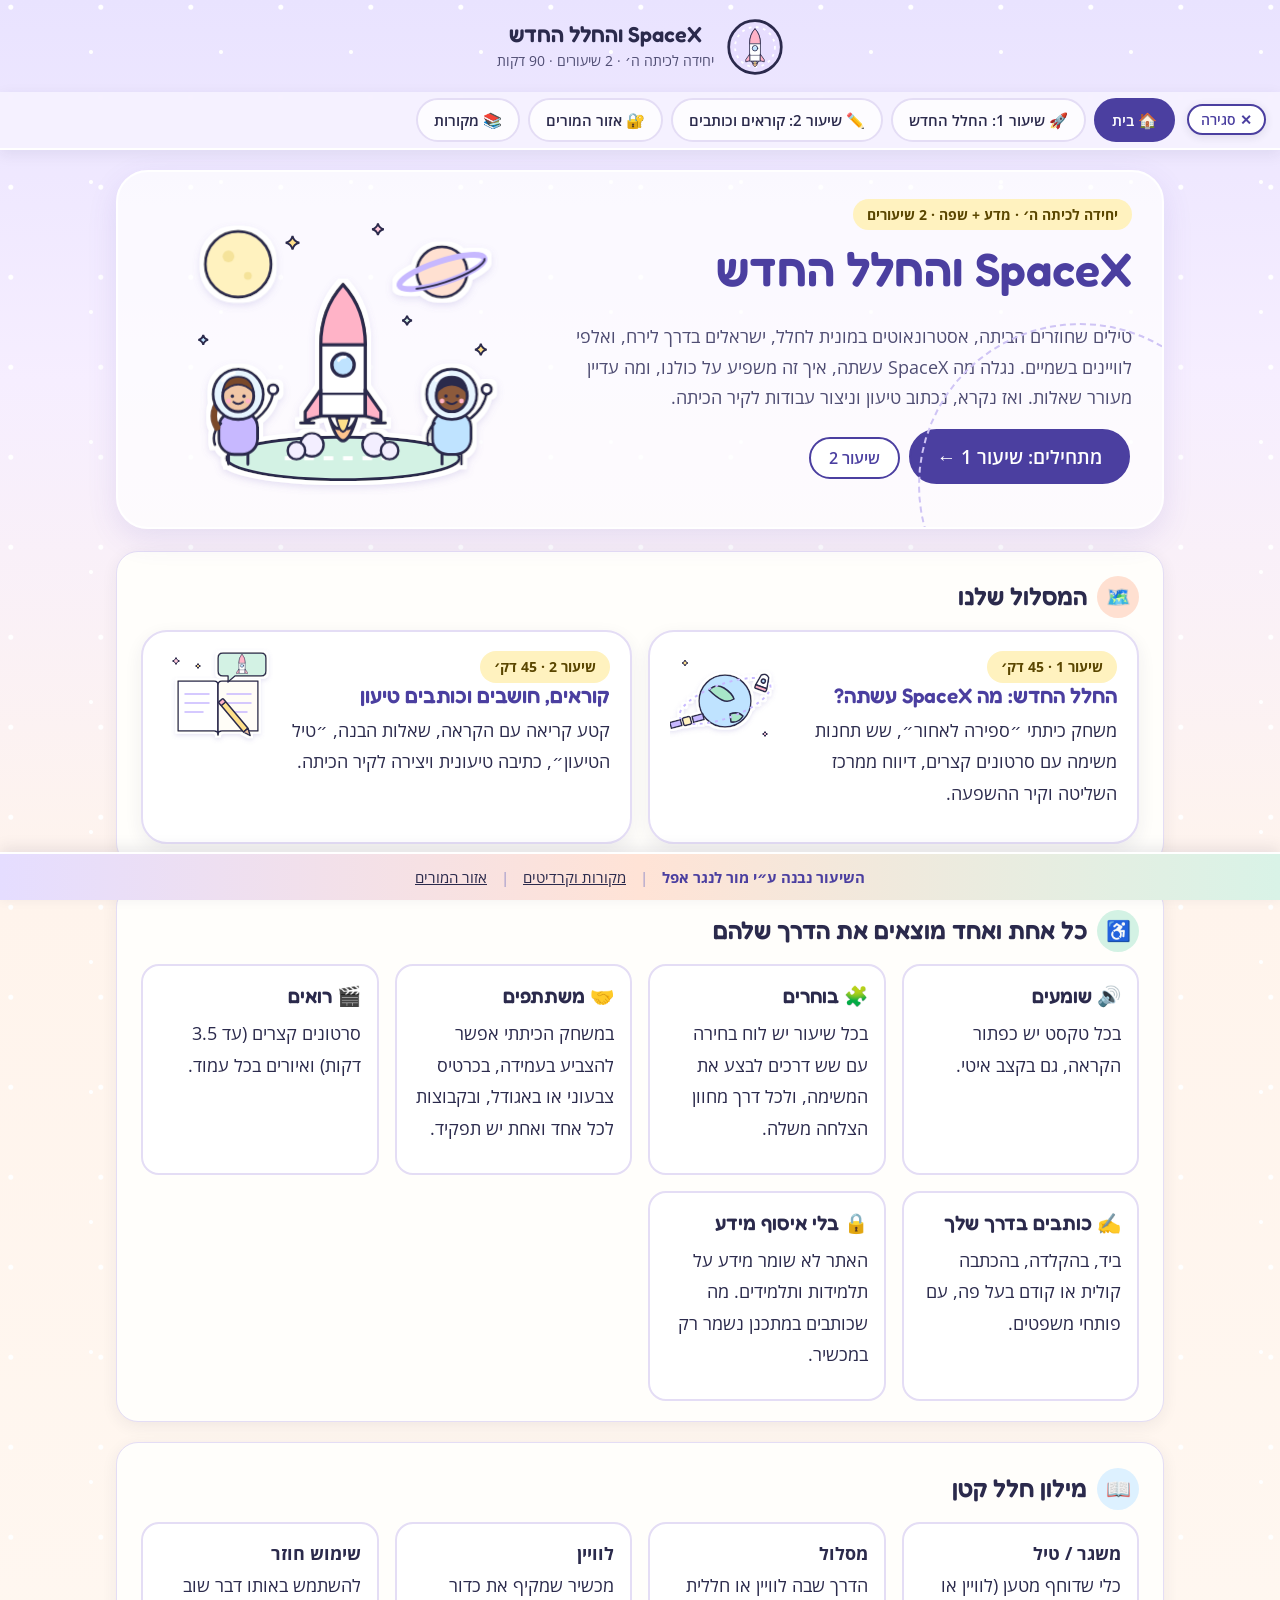
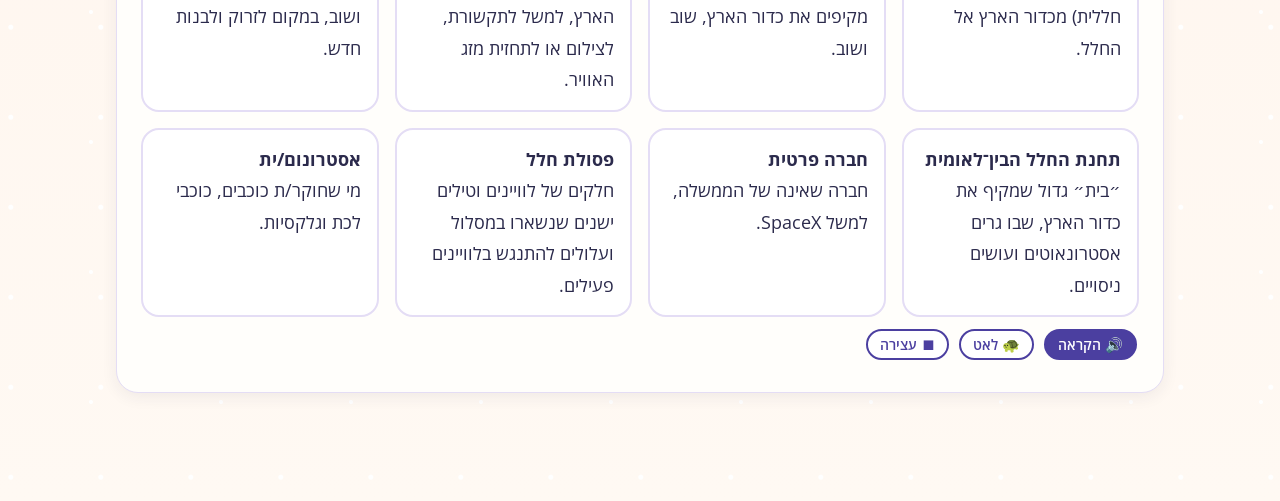
<file: index.html>
<!doctype html>
<html lang="he" dir="rtl"><head><meta charset="utf-8"><meta name="viewport" content="width=device-width,initial-scale=1">
<title>דף הבית · SpaceX והחלל החדש · כיתה ה׳</title><meta name="description" content="יחידה של שני שיעורים לכיתה ה׳ על SpaceX והשפעתה על החלל ועל האנושות: סרטונים קצרים, משחק כיתתי, קריאה, כתיבה טיעונית ויצירה.">
<link rel="preconnect" href="https://fonts.googleapis.com"><link rel="preconnect" href="https://fonts.gstatic.com" crossorigin>
<link href="https://fonts.googleapis.com/css2?family=Fredoka:wght@500;600;700&family=Open+Sans:wght@400;600;700&display=swap" rel="stylesheet">
<link rel="icon" href="assets/favicon.svg" type="image/svg+xml"><link rel="stylesheet" href="assets/style.css"></head>
<body><a class="skip" href="#main">דילוג לתוכן</a>
<header class="masthead"><a class="brand" href="index.html"><svg class="badge" viewBox="0 0 64 64" aria-hidden="true" focusable="false"><circle cx="32" cy="32" r="29" fill="#E7DEFF" stroke="#2B2A4C" stroke-width="3"/><circle cx="32" cy="32" r="22" fill="none" stroke="#fff" stroke-width="2" stroke-dasharray="3 5"/><g transform="translate(32 34) scale(0.3)" stroke="#2B2A4C" stroke-width="3" stroke-linejoin="round" stroke-linecap="round"><path d="M-12 46Q0 86 12 46Q6 60 0 52Q-6 60-12 46Z" fill="#FFC48F"/><path d="M-6 46Q0 70 6 46Z" fill="#FFE08A" stroke-width="2"/><path d="M-20 44V-20Q-20-52 0-74Q20-52 20-20V44Z" fill="#FFFFFF"/><path d="M-20-20Q-20-52 0-74Q20-52 20-20Z" fill="#FFB3C7"/><circle cx="0" cy="-2" r="10" fill="#BFE3FF"/><path d="M-4-6a6 6 0 0 1 6-3" fill="none" stroke="#fff" stroke-width="2.5"/><path d="M-20 20-34 40V48L-20 44ZM20 20 34 40V48L20 44Z" fill="#FFB3C7"/><path d="M-20 24h40" fill="none" stroke-width="2"/></g></svg><span><b>SpaceX והחלל החדש</b><small>יחידה לכיתה ה׳ · 2 שיעורים · 90 דקות</small></span></a></header>
<script>try{var nv=localStorage.getItem("kitaSpx5Nav");if(nv==="1"||(nv===null&&innerWidth>760))document.body.classList.add("nav-open");}catch(e){}</script>
<div class="navbar" id="navbar"><button id="nav-toggle" class="btn ghost sm" type="button" aria-expanded="false" aria-controls="nav-links">☰ תפריט</button>
<nav class="navwrap" id="nav-links" aria-label="ניווט ראשי"><div class="pillnav"><a href="index.html" aria-current=page>🏠 בית</a><a href="lesson-1.html">🚀 שיעור 1: החלל החדש</a><a href="lesson-2.html">✏️ שיעור 2: קוראים וכותבים</a><a href="teacher.html">🔐 אזור המורים</a><a href="credits.html">📚 מקורות</a></div></nav></div>
<main id="main">
<header class="hero"><div><span class="kicker">יחידה לכיתה ה׳ · מדע + שפה · 2 שיעורים</span><h1>SpaceX והחלל החדש</h1><p class="lead">טילים שחוזרים הביתה, אסטרונאוטים במונית לחלל, ישראלים בדרך לירח, ואלפי לוויינים בשמיים. נגלה מה SpaceX עשתה, איך זה משפיע על כולנו, ומה עדיין מעורר שאלות. ואז נקרא, נכתוב טיעון וניצור עבודות לקיר הכיתה.</p><p><a class="btn big" href="lesson-1.html">מתחילים: שיעור 1 ←</a> <a class="btn ghost" href="lesson-2.html">שיעור 2</a></p></div><svg class="art" viewBox="0 0 340 300" aria-hidden="true" focusable="false"><defs><filter id="sk-h" x="-15%" y="-15%" width="130%" height="130%"><feMorphology in="SourceAlpha" operator="dilate" radius="4" result="d"/><feFlood flood-color="#fff"/><feComposite in2="d" operator="in" result="w"/><feGaussianBlur in="d" stdDeviation="4" result="b"/><feFlood flood-color="#7B6FC4" flood-opacity=".18"/><feComposite in2="b" operator="in" result="s"/><feOffset in="s" dy="3" result="s2"/><feMerge><feMergeNode in="s2"/><feMergeNode in="w"/><feMergeNode in="SourceGraphic"/></feMerge></filter></defs><g filter="url(#sk-h)"><circle cx="62" cy="62" r="34" fill="#FFF2BF" stroke="#2B2A4C" stroke-width="3"/><circle cx="52" cy="54" r="6" fill="#F5E39A" stroke="none"/><circle cx="72" cy="74" r="4" fill="#F5E39A" stroke="none"/><g transform="translate(272 70)"><circle r="26" fill="#FFE0D1" stroke="#2B2A4C" stroke-width="3"/><ellipse rx="46" ry="11" fill="none" stroke="#C7B8FF" stroke-width="6" transform="rotate(-18)"/><ellipse rx="46" ry="11" fill="none" stroke="#2B2A4C" stroke-width="2" transform="rotate(-18)" stroke-dasharray="80 200"/></g><ellipse cx="170" cy="262" rx="120" ry="22" fill="#D3F2E4" stroke="#2B2A4C" stroke-width="3"/><path d="M110 262h120" stroke="#fff" stroke-width="4" stroke-dasharray="10 10"/><g transform="translate(170 168) scale(1.15)" stroke="#2B2A4C" stroke-width="3" stroke-linejoin="round" stroke-linecap="round"><path d="M-12 46Q0 86 12 46Q6 60 0 52Q-6 60-12 46Z" fill="#FFC48F"/><path d="M-6 46Q0 70 6 46Z" fill="#FFE08A" stroke-width="2"/><path d="M-18 30-32 50M18 30 32 50M-38 50h12M26 50h12" fill="none"/><path d="M-20 44V-20Q-20-52 0-74Q20-52 20-20V44Z" fill="#FFFFFF"/><path d="M-20-20Q-20-52 0-74Q20-52 20-20Z" fill="#FFB3C7"/><circle cx="0" cy="-2" r="10" fill="#BFE3FF"/><path d="M-4-6a6 6 0 0 1 6-3" fill="none" stroke="#fff" stroke-width="2.5"/><path d="M-20 20-34 40V48L-20 44ZM20 20 34 40V48L20 44Z" fill="#FFB3C7"/><path d="M-20 24h40" fill="none" stroke-width="2"/></g><g fill="#F3EEFF" stroke="#2B2A4C" stroke-width="2.5"><circle cx="138" cy="248" r="12"/><circle cx="202" cy="248" r="12"/><circle cx="122" cy="254" r="9"/><circle cx="218" cy="254" r="9"/></g><g transform="translate(62 196)" stroke="#2B2A4C" stroke-width="3" stroke-linejoin="round" stroke-linecap="round"><rect x="-20" y="18" width="40" height="44" rx="16" fill="#C7B8FF"/><path d="M18 26Q34 14 36 -2" fill="none"/><circle cx="36" cy="-5" r="5" fill="#fff"/><path d="M-18 30Q-28 40-24 52" fill="none"/><path d="M-10 62v10M10 62v10" fill="none"/><path d="M-18 4Q-30 20-22 34" fill="none" stroke="#7A4A2A" stroke-width="7"/><circle cx="0" cy="0" r="26" fill="#E7F5FF"/><circle cx="0" cy="2" r="16" fill="#F1C7A6"/><path d="M-16-2Q-14-18 0-18Q14-18 16-2Q8-10 0-10Q-8-10-16-2Z" fill="#7A4A2A" stroke-width="2"/><circle cx="-6" cy="2" r="1.8" fill="#2B2A4C" stroke="none"/><circle cx="6" cy="2" r="1.8" fill="#2B2A4C" stroke="none"/><path d="M-5 8Q0 12 5 8" fill="none" stroke-width="2"/><circle cx="-10" cy="7" r="2.5" fill="#FFB3C7" stroke="none"/><circle cx="10" cy="7" r="2.5" fill="#FFB3C7" stroke="none"/><path d="M-16-14a20 20 0 0 1 12-8" fill="none" stroke="#fff" stroke-width="3"/></g><g transform="translate(282 196)" stroke="#2B2A4C" stroke-width="3" stroke-linejoin="round" stroke-linecap="round"><rect x="-20" y="18" width="40" height="44" rx="16" fill="#BFE3FF"/><path d="M18 26Q34 14 36 -2" fill="none"/><circle cx="36" cy="-5" r="5" fill="#fff"/><path d="M-18 30Q-28 40-24 52" fill="none"/><path d="M-10 62v10M10 62v10" fill="none"/><circle cx="0" cy="0" r="26" fill="#E7F5FF"/><circle cx="0" cy="2" r="16" fill="#8D5A3B"/><path d="M-16-2Q-14-18 0-18Q14-18 16-2Q8-10 0-10Q-8-10-16-2Z" fill="#2B2A4C" stroke-width="2"/><circle cx="-6" cy="2" r="1.8" fill="#2B2A4C" stroke="none"/><circle cx="6" cy="2" r="1.8" fill="#2B2A4C" stroke="none"/><path d="M-5 8Q0 12 5 8" fill="none" stroke-width="2"/><circle cx="-10" cy="7" r="2.5" fill="#FFB3C7" stroke="none"/><circle cx="10" cy="7" r="2.5" fill="#FFB3C7" stroke="none"/><path d="M-16-14a20 20 0 0 1 12-8" fill="none" stroke="#fff" stroke-width="3"/></g></g><path d="M118 33Q119.26 38.74 125 40Q119.26 41.26 118 47Q116.74 41.26 111 40Q116.74 38.74 118 33Z" fill="#FFE08A" stroke="#2B2A4C" stroke-width="2"/><path d="M206 20Q207.08 24.92 212 26Q207.08 27.08 206 32Q204.92 27.08 200 26Q204.92 24.92 206 20Z" fill="#FFC9DA" stroke="#2B2A4C" stroke-width="2"/><path d="M312 144Q313.08 148.92 318 150Q313.08 151.08 312 156Q310.92 151.08 306 150Q310.92 148.92 312 144Z" fill="#FFE08A" stroke="#2B2A4C" stroke-width="2"/><path d="M26 135Q26.9 139.1 31 140Q26.9 140.9 26 145Q25.1 140.9 21 140Q25.1 139.1 26 135Z" fill="#BFE3FF" stroke="#2B2A4C" stroke-width="2"/><path d="M236 115Q236.9 119.1 241 120Q236.9 120.9 236 125Q235.1 120.9 231 120Q235.1 119.1 236 115Z" fill="#D3F2E4" stroke="#2B2A4C" stroke-width="2"/></svg></header><section class="blk c-peach"><h2 class="st"><span class="ico" aria-hidden="true">🗺️</span>המסלול שלנו</h2><div class="lessoncards"><a class="lcard" href="lesson-1.html"><svg class="art" viewBox="0 0 220 200" aria-hidden="true" focusable="false"><defs><filter id="sk-c1" x="-15%" y="-15%" width="130%" height="130%"><feMorphology in="SourceAlpha" operator="dilate" radius="4" result="d"/><feFlood flood-color="#fff"/><feComposite in2="d" operator="in" result="w"/><feGaussianBlur in="d" stdDeviation="4" result="b"/><feFlood flood-color="#7B6FC4" flood-opacity=".18"/><feComposite in2="b" operator="in" result="s"/><feOffset in="s" dy="3" result="s2"/><feMerge><feMergeNode in="s2"/><feMergeNode in="w"/><feMergeNode in="SourceGraphic"/></feMerge></filter></defs><g filter="url(#sk-c1)" stroke="#2B2A4C" stroke-width="3" stroke-linejoin="round"><circle cx="110" cy="110" r="52" fill="#BFE3FF"/><path d="M78 88q14-14 30-4t20 22q-12 8-24 2t-26-20zM120 136q16-6 26 4q-8 14-24 12z" fill="#A8E6C8"/><ellipse cx="110" cy="110" rx="96" ry="34" fill="none" stroke="#C7B8FF" stroke-width="4" stroke-dasharray="6 9" transform="rotate(-20 110 110)"/><g transform="translate(186 72) rotate(20)"><path d="M-12 10-8-12Q0-20 8-12L12 10Z" fill="#fff"/><rect x="-12" y="10" width="24" height="7" rx="2" fill="#FFB3C7"/><circle cy="-2" r="4" fill="#BFE3FF"/></g><g transform="translate(34 150) rotate(-15)"><rect x="-8" y="-8" width="16" height="16" rx="3" fill="#FFF2BF"/><rect x="-34" y="-6" width="22" height="12" fill="#C7B8FF"/><rect x="12" y="-6" width="22" height="12" fill="#C7B8FF"/></g></g><path d="M30 28Q31.08 32.92 36 34Q31.08 35.08 30 40Q28.92 35.08 24 34Q28.92 32.92 30 28Z" fill="#FFE08A" stroke="#2B2A4C" stroke-width="2"/><path d="M190 171Q190.9 175.1 195 176Q190.9 176.9 190 181Q189.1 176.9 185 176Q189.1 175.1 190 171Z" fill="#FFC9DA" stroke="#2B2A4C" stroke-width="2"/></svg><span class="kicker">שיעור 1 · 45 דק׳</span><b>החלל החדש: מה SpaceX עשתה?</b><p>משחק כיתתי ״ספירה לאחור״, שש תחנות משימה עם סרטונים קצרים, דיווח ממרכז השליטה וקיר ההשפעה.</p></a><a class="lcard" href="lesson-2.html"><svg class="art" viewBox="0 0 220 200" aria-hidden="true" focusable="false"><defs><filter id="sk-c2" x="-15%" y="-15%" width="130%" height="130%"><feMorphology in="SourceAlpha" operator="dilate" radius="4" result="d"/><feFlood flood-color="#fff"/><feComposite in2="d" operator="in" result="w"/><feGaussianBlur in="d" stdDeviation="4" result="b"/><feFlood flood-color="#7B6FC4" flood-opacity=".18"/><feComposite in2="b" operator="in" result="s"/><feOffset in="s" dy="3" result="s2"/><feMerge><feMergeNode in="s2"/><feMergeNode in="w"/><feMergeNode in="SourceGraphic"/></feMerge></filter></defs><g filter="url(#sk-c2)" stroke="#2B2A4C" stroke-width="3" stroke-linejoin="round" stroke-linecap="round"><path d="M30 70h72q8 0 8 8v100q0-8-8-8H30z" fill="#fff"/><path d="M190 70h-72q-8 0-8 8v100q0-8 8-8h72z" fill="#FFFDF7"/><path d="M44 96h48M44 114h48M44 132h36M128 96h48M128 114h48M128 132h40" stroke="#C7B8FF" stroke-width="3"/><g transform="translate(150 150) rotate(-40)"><rect x="-6" y="-46" width="12" height="70" rx="2" fill="#FFE08A"/><path d="M-6 24 0 38 6 24Z" fill="#F1C7A6"/><rect x="-6" y="-54" width="12" height="9" rx="2" fill="#FFB3C7"/></g><path d="M120 14h76q10 0 10 10v26q0 10-10 10h-52l-14 12v-12h-10q-10 0-10-10V24q0-10 10-10z" fill="#D3F2E4"/></g><g transform="translate(158 40) scale(0.32)" stroke="#2B2A4C" stroke-width="3" stroke-linejoin="round" stroke-linecap="round"><path d="M-20 44V-20Q-20-52 0-74Q20-52 20-20V44Z" fill="#FFFFFF"/><path d="M-20-20Q-20-52 0-74Q20-52 20-20Z" fill="#FFB3C7"/><circle cx="0" cy="-2" r="10" fill="#BFE3FF"/><path d="M-4-6a6 6 0 0 1 6-3" fill="none" stroke="#fff" stroke-width="2.5"/><path d="M-20 20-34 40V48L-20 44ZM20 20 34 40V48L20 44Z" fill="#FFB3C7"/><path d="M-20 24h40" fill="none" stroke-width="2"/></g><path d="M26 23Q27.26 28.74 33 30Q27.26 31.26 26 37Q24.74 31.26 19 30Q24.74 28.74 26 23Z" fill="#FFC9DA" stroke="#2B2A4C" stroke-width="2"/><path d="M70 35Q70.9 39.1 75 40Q70.9 40.9 70 45Q69.1 40.9 65 40Q69.1 39.1 70 35Z" fill="#FFE08A" stroke="#2B2A4C" stroke-width="2"/></svg><span class="kicker">שיעור 2 · 45 דק׳</span><b>קוראים, חושבים וכותבים טיעון</b><p>קטע קריאה עם הקראה, שאלות הבנה, ״טיל הטיעון״, כתיבה טיעונית ויצירה לקיר הכיתה.</p></a></div></section><section class="blk c-mint"><h2 class="st"><span class="ico" aria-hidden="true">♿</span>כל אחת ואחד מוצאים את הדרך שלהם</h2><div class="grid g3"><div class="card"><h3>🔊 שומעים</h3><p>בכל טקסט יש כפתור הקראה, גם בקצב איטי.</p></div><div class="card"><h3>🧩 בוחרים</h3><p>בכל שיעור יש לוח בחירה עם שש דרכים לבצע את המשימה, ולכל דרך מחוון הצלחה משלה.</p></div><div class="card"><h3>🤝 משתתפים</h3><p>במשחק הכיתתי אפשר להצביע בעמידה, בכרטיס צבעוני או באגודל, ובקבוצות לכל אחד ואחת יש תפקיד.</p></div><div class="card"><h3>🎬 רואים</h3><p>סרטונים קצרים (עד 3.5 דקות) ואיורים בכל עמוד.</p></div><div class="card"><h3>✍️ כותבים בדרך שלך</h3><p>ביד, בהקלדה, בהכתבה קולית או קודם בעל פה, עם פותחי משפטים.</p></div><div class="card"><h3>🔒 בלי איסוף מידע</h3><p>האתר לא שומר מידע על תלמידות ותלמידים. מה שכותבים במתכנן נשמר רק במכשיר.</p></div></div></section><section class="blk c-sky"><h2 class="st"><span class="ico" aria-hidden="true">📖</span>מילון חלל קטן</h2><div class="grid g3" id="gloss"><div class="card"><b>משגר / טיל</b><br><span>כלי שדוחף מטען (לוויין או חללית) מכדור הארץ אל החלל.</span></div><div class="card"><b>מסלול</b><br><span>הדרך שבה לוויין או חללית מקיפים את כדור הארץ, שוב ושוב.</span></div><div class="card"><b>לוויין</b><br><span>מכשיר שמקיף את כדור הארץ, למשל לתקשורת, לצילום או לתחזית מזג האוויר.</span></div><div class="card"><b>שימוש חוזר</b><br><span>להשתמש באותו דבר שוב ושוב, במקום לזרוק ולבנות חדש.</span></div><div class="card"><b>תחנת החלל הבין־לאומית</b><br><span>״בית״ גדול שמקיף את כדור הארץ, שבו גרים אסטרונאוטים ועושים ניסויים.</span></div><div class="card"><b>חברה פרטית</b><br><span>חברה שאינה של הממשלה, למשל SpaceX.</span></div><div class="card"><b>פסולת חלל</b><br><span>חלקים של לוויינים וטילים ישנים שנשארו במסלול ועלולים להתנגש בלוויינים פעילים.</span></div><div class="card"><b>אסטרונום/ית</b><br><span>מי שחוקר/ת כוכבים, כוכבי לכת וגלקסיות.</span></div></div><div class="tts-bar"><button class="btn sm" type="button" data-tts="#gloss .card">🔊 הקראה</button><button class="btn ghost sm" type="button" data-tts="#gloss .card" data-slow>🐢 לאט</button><button class="btn ghost sm" type="button" data-tts-stop>⏹ עצירה</button><span class="tts-note" aria-live="polite"></span></div></section>
</main>
<footer class="site-foot" role="contentinfo"><span class="made">השיעור נבנה ע״י מור לנגר אפל</span><span class="sep">|</span><a href="credits.html">מקורות וקרדיטים</a><span class="sep">|</span><a href="teacher.html">אזור המורים</a></footer>
<script src="assets/app.js"></script></body></html>
</file>
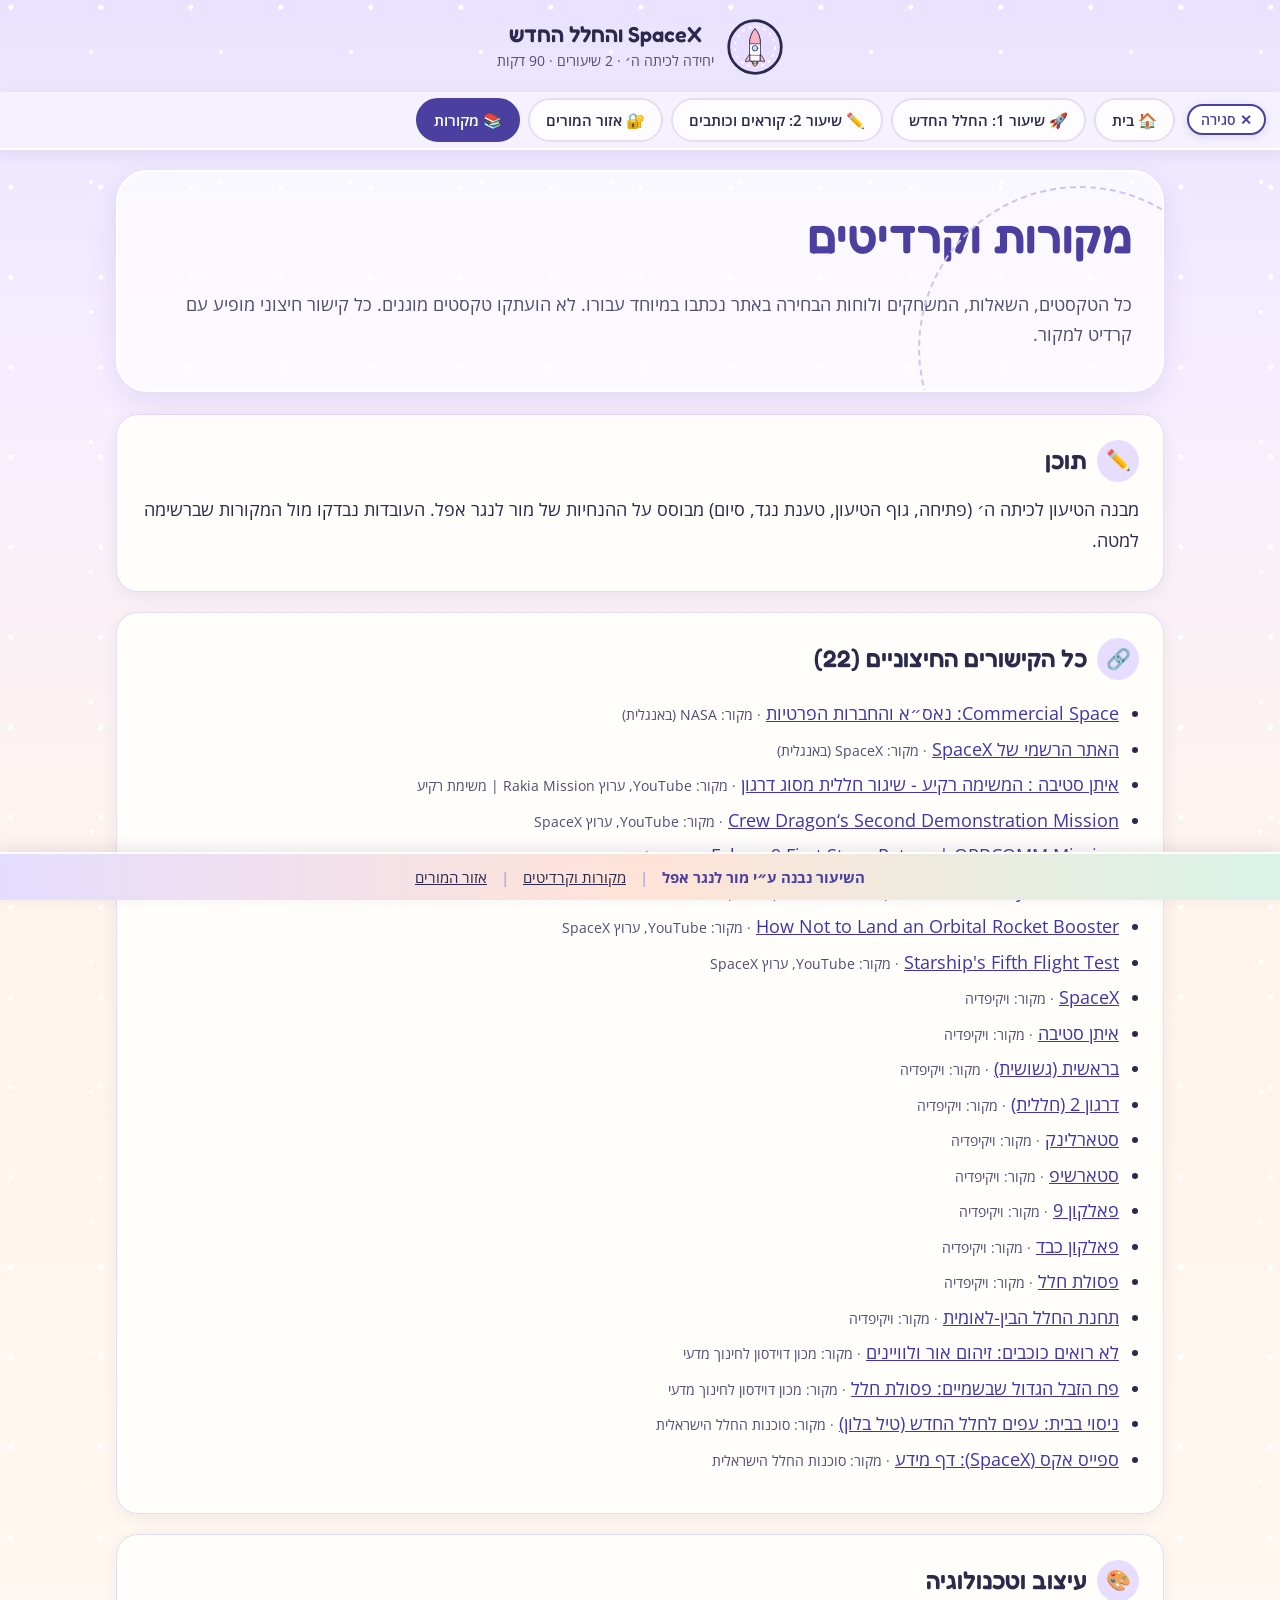
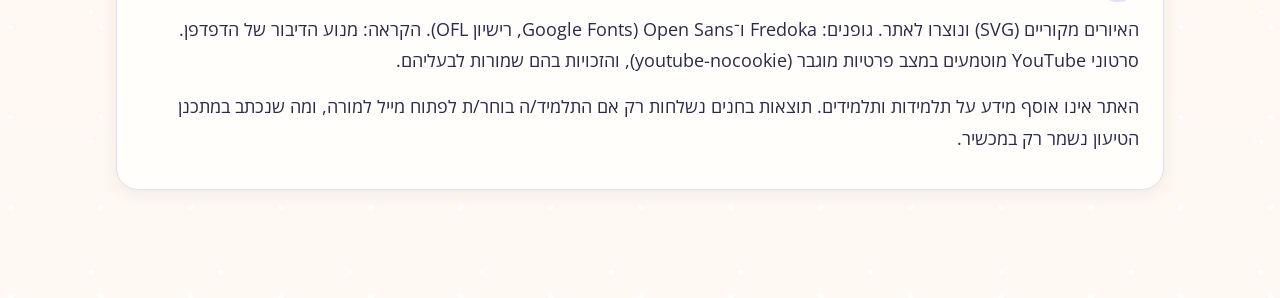
<file: credits.html>
<!doctype html>
<html lang="he" dir="rtl"><head><meta charset="utf-8"><meta name="viewport" content="width=device-width,initial-scale=1">
<title>מקורות וקרדיטים · SpaceX והחלל החדש · כיתה ה׳</title><meta name="description" content="יחידה של שני שיעורים לכיתה ה׳ על SpaceX והשפעתה על החלל ועל האנושות: סרטונים קצרים, משחק כיתתי, קריאה, כתיבה טיעונית ויצירה.">
<link rel="preconnect" href="https://fonts.googleapis.com"><link rel="preconnect" href="https://fonts.gstatic.com" crossorigin>
<link href="https://fonts.googleapis.com/css2?family=Fredoka:wght@500;600;700&family=Open+Sans:wght@400;600;700&display=swap" rel="stylesheet">
<link rel="icon" href="assets/favicon.svg" type="image/svg+xml"><link rel="stylesheet" href="assets/style.css"></head>
<body><a class="skip" href="#main">דילוג לתוכן</a>
<header class="masthead"><a class="brand" href="index.html"><svg class="badge" viewBox="0 0 64 64" aria-hidden="true" focusable="false"><circle cx="32" cy="32" r="29" fill="#E7DEFF" stroke="#2B2A4C" stroke-width="3"/><circle cx="32" cy="32" r="22" fill="none" stroke="#fff" stroke-width="2" stroke-dasharray="3 5"/><g transform="translate(32 34) scale(0.3)" stroke="#2B2A4C" stroke-width="3" stroke-linejoin="round" stroke-linecap="round"><path d="M-12 46Q0 86 12 46Q6 60 0 52Q-6 60-12 46Z" fill="#FFC48F"/><path d="M-6 46Q0 70 6 46Z" fill="#FFE08A" stroke-width="2"/><path d="M-20 44V-20Q-20-52 0-74Q20-52 20-20V44Z" fill="#FFFFFF"/><path d="M-20-20Q-20-52 0-74Q20-52 20-20Z" fill="#FFB3C7"/><circle cx="0" cy="-2" r="10" fill="#BFE3FF"/><path d="M-4-6a6 6 0 0 1 6-3" fill="none" stroke="#fff" stroke-width="2.5"/><path d="M-20 20-34 40V48L-20 44ZM20 20 34 40V48L20 44Z" fill="#FFB3C7"/><path d="M-20 24h40" fill="none" stroke-width="2"/></g></svg><span><b>SpaceX והחלל החדש</b><small>יחידה לכיתה ה׳ · 2 שיעורים · 90 דקות</small></span></a></header>
<script>try{var nv=localStorage.getItem("kitaSpx5Nav");if(nv==="1"||(nv===null&&innerWidth>760))document.body.classList.add("nav-open");}catch(e){}</script>
<div class="navbar" id="navbar"><button id="nav-toggle" class="btn ghost sm" type="button" aria-expanded="false" aria-controls="nav-links">☰ תפריט</button>
<nav class="navwrap" id="nav-links" aria-label="ניווט ראשי"><div class="pillnav"><a href="index.html">🏠 בית</a><a href="lesson-1.html">🚀 שיעור 1: החלל החדש</a><a href="lesson-2.html">✏️ שיעור 2: קוראים וכותבים</a><a href="teacher.html">🔐 אזור המורים</a><a href="credits.html" aria-current=page>📚 מקורות</a></div></nav></div>
<main id="main">
<header class="hero solo"><div><h1>מקורות וקרדיטים</h1><p class="lead">כל הטקסטים, השאלות, המשחקים ולוחות הבחירה באתר נכתבו במיוחד עבורו. לא הועתקו טקסטים מוגנים. כל קישור חיצוני מופיע עם קרדיט למקור.</p></div></header><section class="blk "><h2 class="st"><span class="ico" aria-hidden="true">✏️</span>תוכן</h2><p>מבנה הטיעון לכיתה ה׳ (פתיחה, גוף הטיעון, טענת נגד, סיום) מבוסס על ההנחיות של מור לנגר אפל. העובדות נבדקו מול המקורות שברשימה למטה.</p></section><section class="blk "><h2 class="st"><span class="ico" aria-hidden="true">🔗</span>כל הקישורים החיצוניים (22)</h2><ul class="refs"><li><a class="ext" href="https://www.nasa.gov/humans-in-space/commercial-space/" target="_blank" rel="noopener">Commercial Space: נאס״א והחברות הפרטיות</a> <span class="src">· מקור: NASA (באנגלית)</span></li><li><a class="ext" href="https://www.spacex.com/" target="_blank" rel="noopener">האתר הרשמי של SpaceX</a> <span class="src">· מקור: SpaceX (באנגלית)</span></li><li><a class="ext" href="https://www.youtube.com/watch?v=l44BEQ1iiAw" target="_blank" rel="noopener">איתן סטיבה : המשימה רקיע - שיגור חללית מסוג דרגון</a> <span class="src">· מקור: YouTube, ערוץ Rakia Mission | משימת רקיע</span></li><li><a class="ext" href="https://www.youtube.com/watch?v=FMi_m9-e9MU" target="_blank" rel="noopener">Crew Dragon‘s Second Demonstration Mission</a> <span class="src">· מקור: YouTube, ערוץ SpaceX</span></li><li><a class="ext" href="https://www.youtube.com/watch?v=CQnR5fhCXkQ" target="_blank" rel="noopener">Falcon 9 First Stage Return | ORBCOMM Mission</a> <span class="src">· מקור: YouTube, ערוץ SpaceX</span></li><li><a class="ext" href="https://www.youtube.com/watch?v=A0FZIwabctw" target="_blank" rel="noopener">Falcon Heavy &amp; Starman</a> <span class="src">· מקור: YouTube, ערוץ SpaceX</span></li><li><a class="ext" href="https://www.youtube.com/watch?v=bvim4rsNHkQ" target="_blank" rel="noopener">How Not to Land an Orbital Rocket Booster</a> <span class="src">· מקור: YouTube, ערוץ SpaceX</span></li><li><a class="ext" href="https://www.youtube.com/watch?v=hI9HQfCAw64" target="_blank" rel="noopener">Starship&#x27;s Fifth Flight Test</a> <span class="src">· מקור: YouTube, ערוץ SpaceX</span></li><li><a class="ext" href="https://he.wikipedia.org/wiki/SpaceX" target="_blank" rel="noopener">SpaceX</a> <span class="src">· מקור: ויקיפדיה</span></li><li><a class="ext" href="https://he.wikipedia.org/wiki/%D7%90%D7%99%D7%AA%D7%9F_%D7%A1%D7%98%D7%99%D7%91%D7%94" target="_blank" rel="noopener">איתן סטיבה</a> <span class="src">· מקור: ויקיפדיה</span></li><li><a class="ext" href="https://he.wikipedia.org/wiki/%D7%91%D7%A8%D7%90%D7%A9%D7%99%D7%AA_%28%D7%92%D7%A9%D7%95%D7%A9%D7%99%D7%AA%29" target="_blank" rel="noopener">בראשית (גשושית)</a> <span class="src">· מקור: ויקיפדיה</span></li><li><a class="ext" href="https://he.wikipedia.org/wiki/%D7%93%D7%A8%D7%92%D7%95%D7%9F_2_%28%D7%97%D7%9C%D7%9C%D7%99%D7%AA%29" target="_blank" rel="noopener">דרגון 2 (חללית)</a> <span class="src">· מקור: ויקיפדיה</span></li><li><a class="ext" href="https://he.wikipedia.org/wiki/%D7%A1%D7%98%D7%90%D7%A8%D7%9C%D7%99%D7%A0%D7%A7" target="_blank" rel="noopener">סטארלינק</a> <span class="src">· מקור: ויקיפדיה</span></li><li><a class="ext" href="https://he.wikipedia.org/wiki/%D7%A1%D7%98%D7%90%D7%A8%D7%A9%D7%99%D7%A4" target="_blank" rel="noopener">סטארשיפ</a> <span class="src">· מקור: ויקיפדיה</span></li><li><a class="ext" href="https://he.wikipedia.org/wiki/%D7%A4%D7%90%D7%9C%D7%A7%D7%95%D7%9F_9" target="_blank" rel="noopener">פאלקון 9</a> <span class="src">· מקור: ויקיפדיה</span></li><li><a class="ext" href="https://he.wikipedia.org/wiki/%D7%A4%D7%90%D7%9C%D7%A7%D7%95%D7%9F_%D7%9B%D7%91%D7%93" target="_blank" rel="noopener">פאלקון כבד</a> <span class="src">· מקור: ויקיפדיה</span></li><li><a class="ext" href="https://he.wikipedia.org/wiki/%D7%A4%D7%A1%D7%95%D7%9C%D7%AA_%D7%97%D7%9C%D7%9C" target="_blank" rel="noopener">פסולת חלל</a> <span class="src">· מקור: ויקיפדיה</span></li><li><a class="ext" href="https://he.wikipedia.org/wiki/%D7%AA%D7%97%D7%A0%D7%AA_%D7%94%D7%97%D7%9C%D7%9C_%D7%94%D7%91%D7%99%D7%9F-%D7%9C%D7%90%D7%95%D7%9E%D7%99%D7%AA" target="_blank" rel="noopener">תחנת החלל הבין-לאומית</a> <span class="src">· מקור: ויקיפדיה</span></li><li><a class="ext" href="https://davidson.org.il/read-experience/sciencenews/%D7%9C%D7%90-%D7%A8%D7%95%D7%90%D7%99%D7%9D-%D7%9B%D7%95%D7%9B%D7%91%D7%99%D7%9D/" target="_blank" rel="noopener">לא רואים כוכבים: זיהום אור ולוויינים</a> <span class="src">· מקור: מכון דוידסון לחינוך מדעי</span></li><li><a class="ext" href="https://davidson.org.il/read-experience/sciencepanorama/%D7%A4%D7%97-%D7%94%D7%96%D7%91%D7%9C-%D7%94%D7%92%D7%93%D7%95%D7%9C-%D7%A9%D7%91%D7%A9%D7%9E%D7%99%D7%99%D7%9D/" target="_blank" rel="noopener">פח הזבל הגדול שבשמיים: פסולת חלל</a> <span class="src">· מקור: מכון דוידסון לחינוך מדעי</span></li><li><a class="ext" href="https://www.space.gov.il/education-and-community/doityourself/132699" target="_blank" rel="noopener">ניסוי בבית: עפים לחלל החדש (טיל בלון)</a> <span class="src">· מקור: סוכנות החלל הישראלית</span></li><li><a class="ext" href="https://www.space.gov.il/inspiration/227" target="_blank" rel="noopener">ספייס אקס (SpaceX): דף מידע</a> <span class="src">· מקור: סוכנות החלל הישראלית</span></li></ul></section><section class="blk "><h2 class="st"><span class="ico" aria-hidden="true">🎨</span>עיצוב וטכנולוגיה</h2><p>האיורים מקוריים (SVG) ונוצרו לאתר. גופנים: Fredoka ו־Open Sans (Google Fonts, רישיון OFL). הקראה: מנוע הדיבור של הדפדפן. סרטוני YouTube מוטמעים במצב פרטיות מוגבר (youtube-nocookie), והזכויות בהם שמורות לבעליהם.</p><p>האתר אינו אוסף מידע על תלמידות ותלמידים. תוצאות בחנים נשלחות רק אם התלמיד/ה בוחר/ת לפתוח מייל למורה, ומה שנכתב במתכנן הטיעון נשמר רק במכשיר.</p></section>
</main>
<footer class="site-foot" role="contentinfo"><span class="made">השיעור נבנה ע״י מור לנגר אפל</span><span class="sep">|</span><a href="credits.html">מקורות וקרדיטים</a><span class="sep">|</span><a href="teacher.html">אזור המורים</a></footer>
<script src="assets/app.js"></script></body></html>
</file>
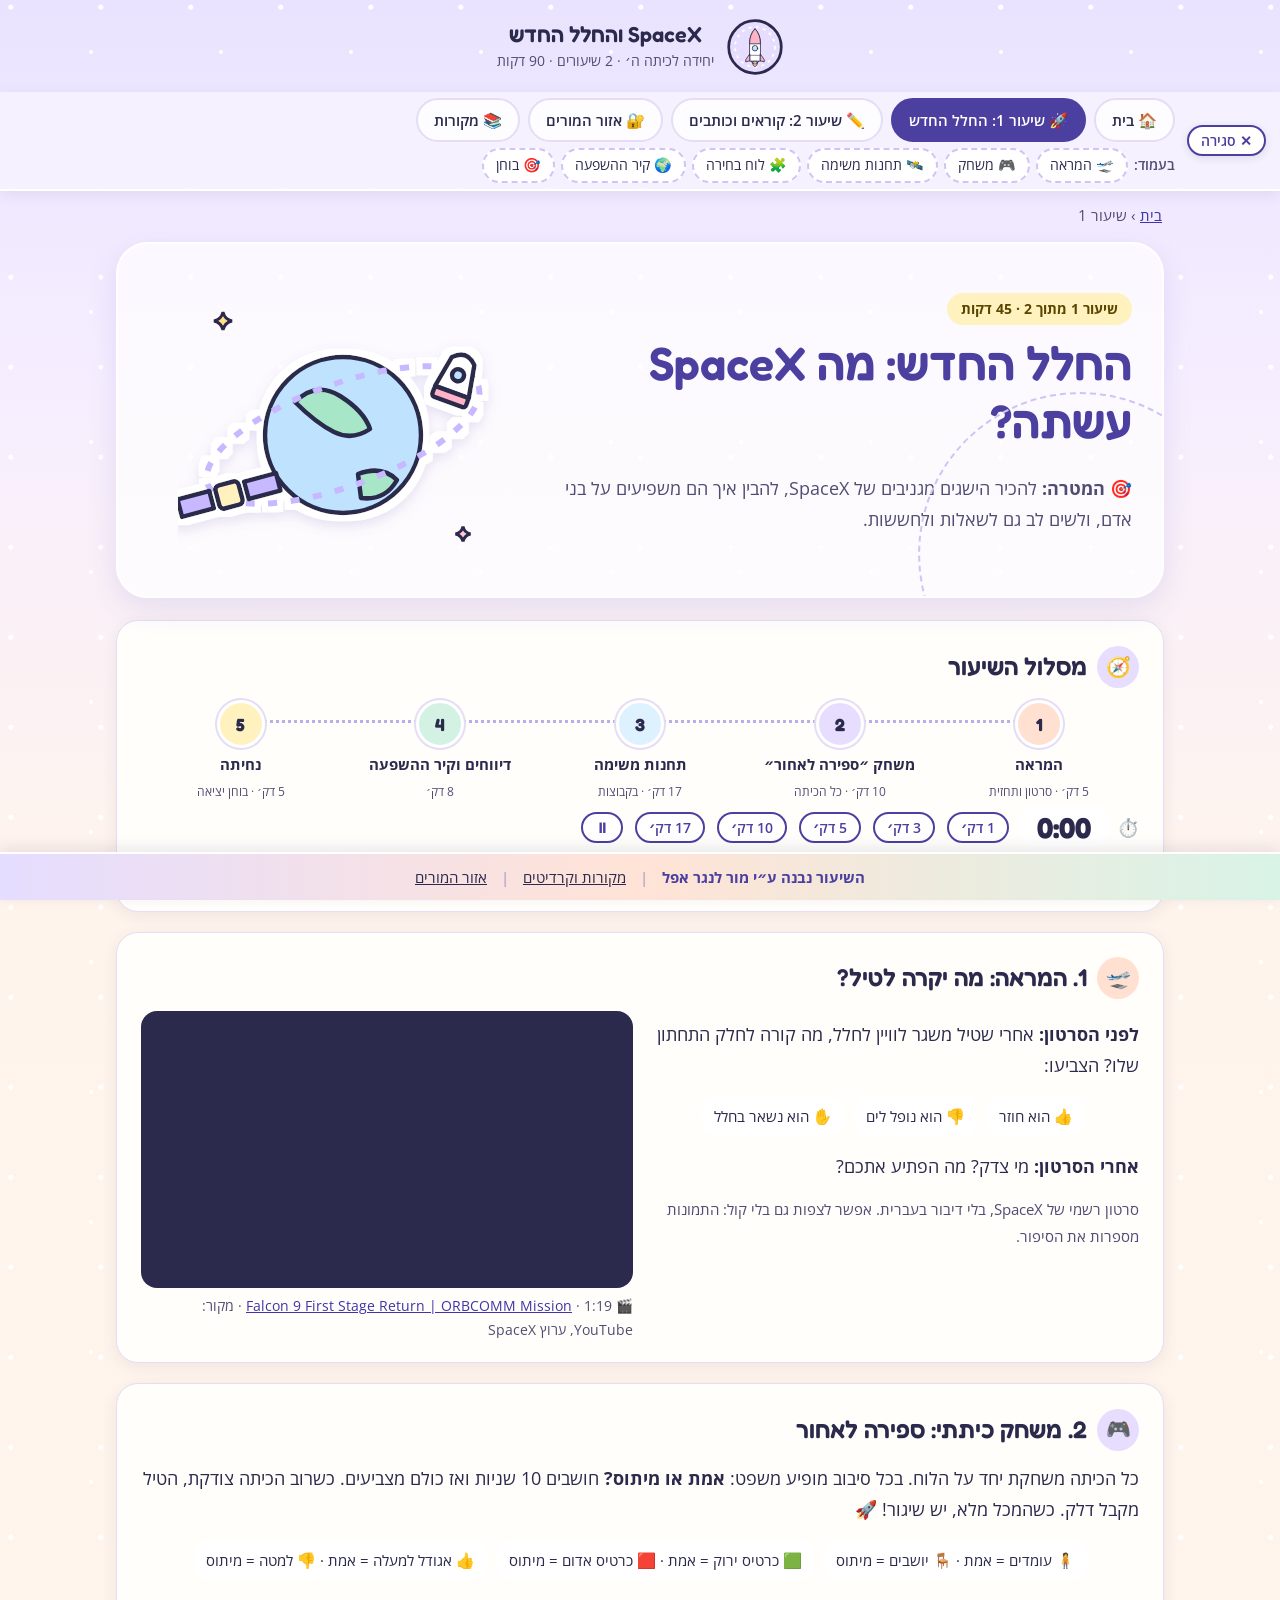
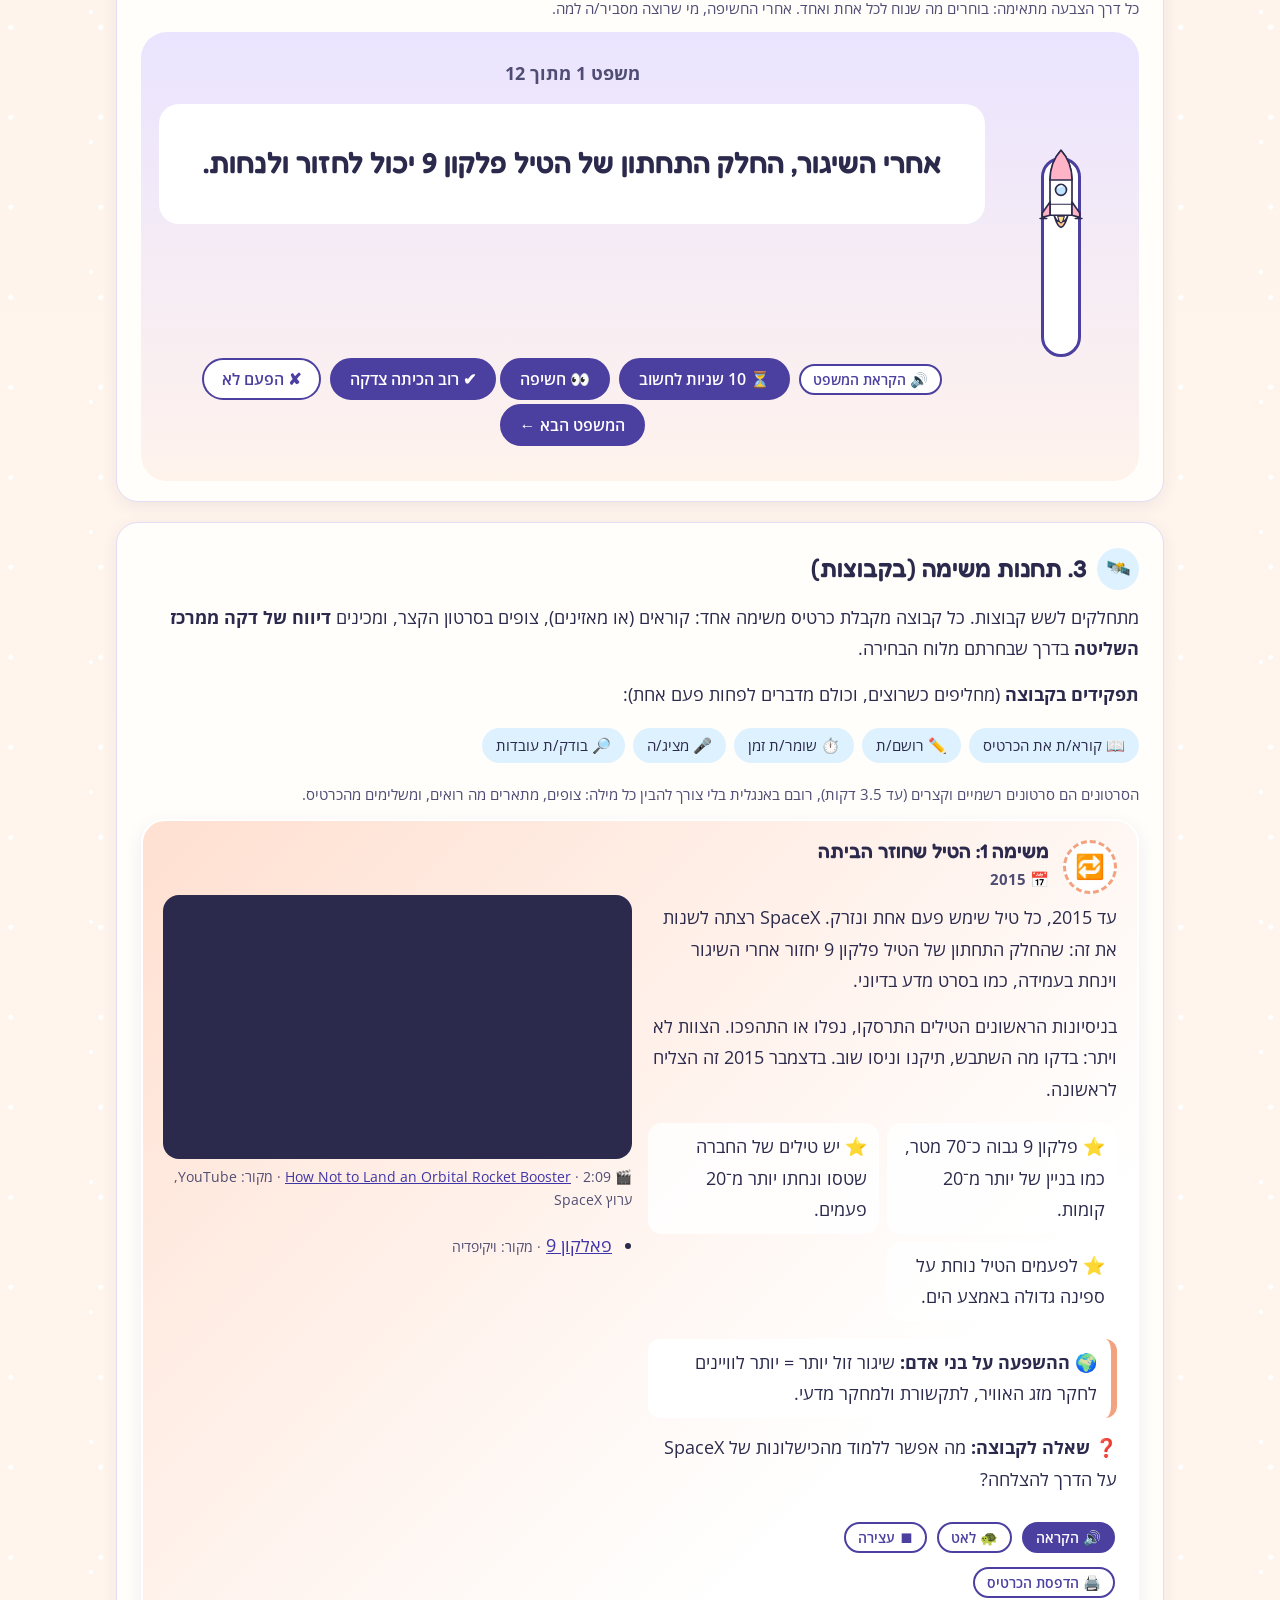
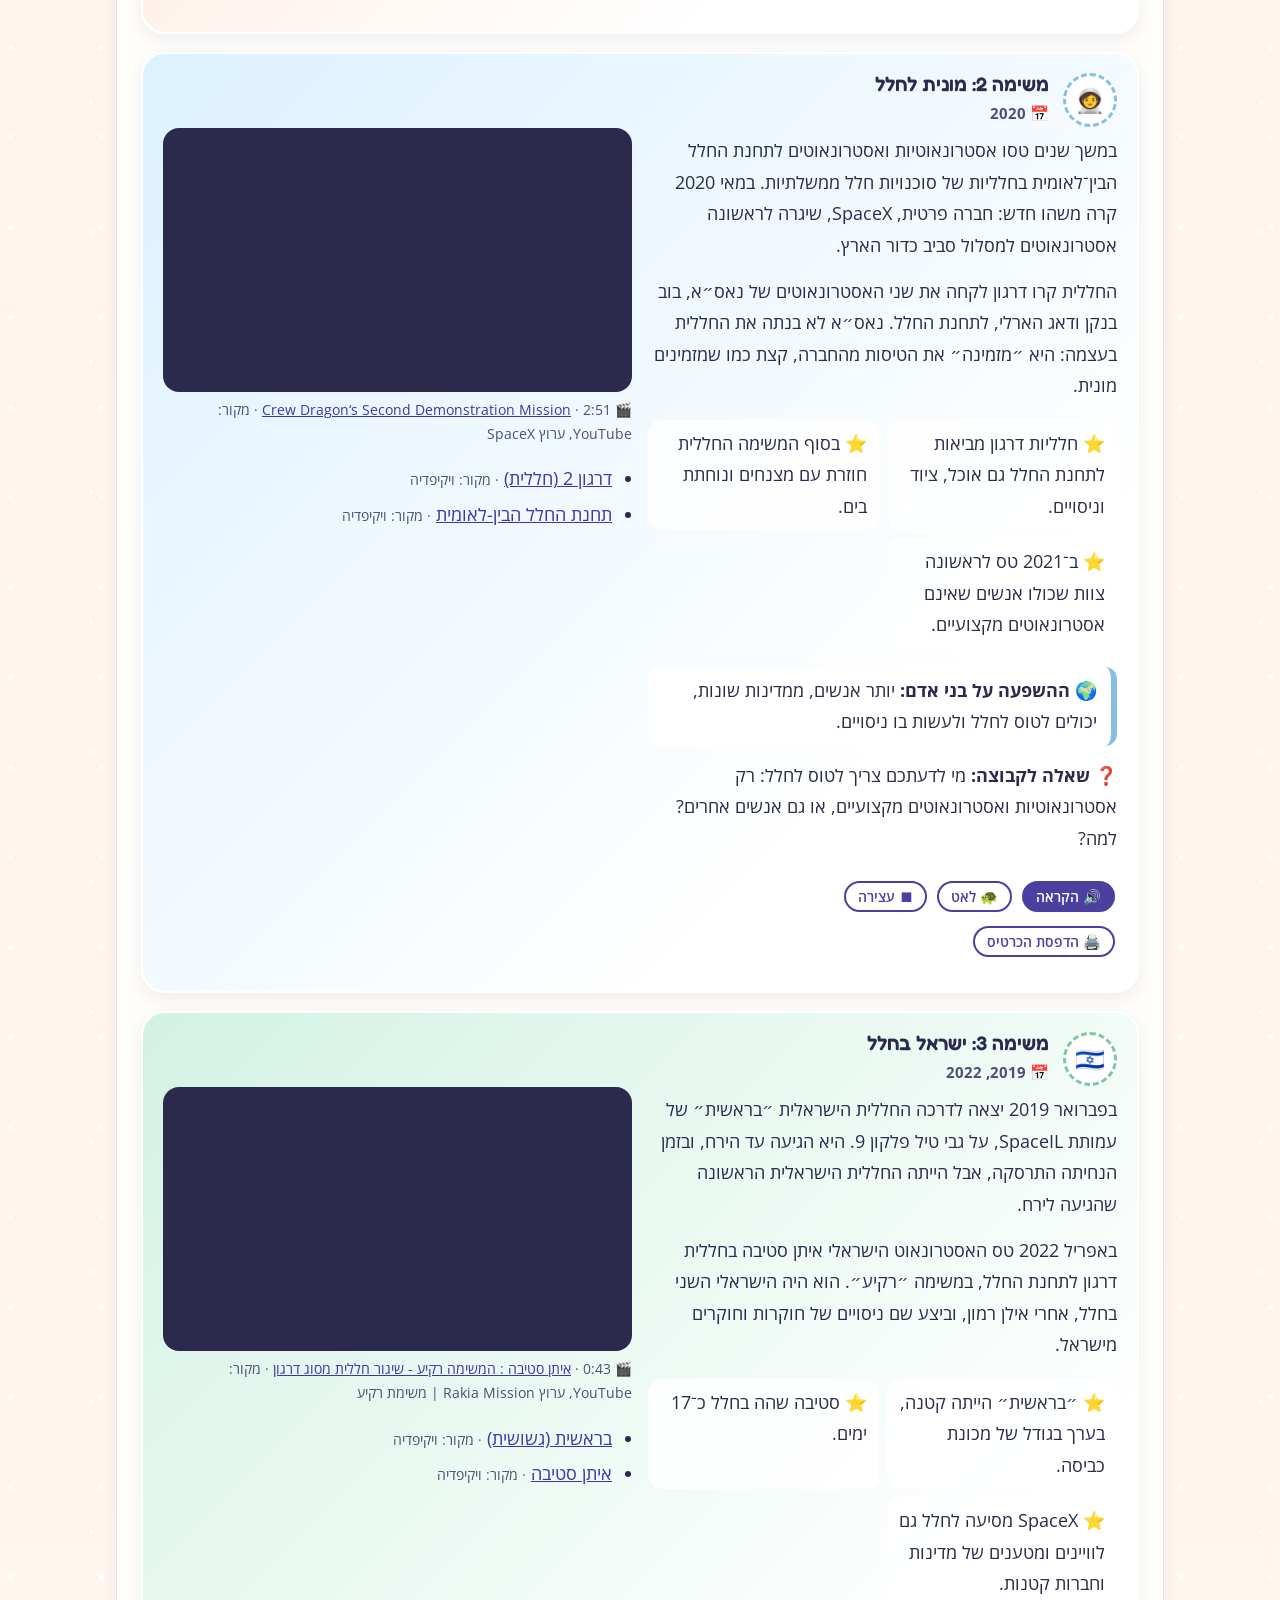
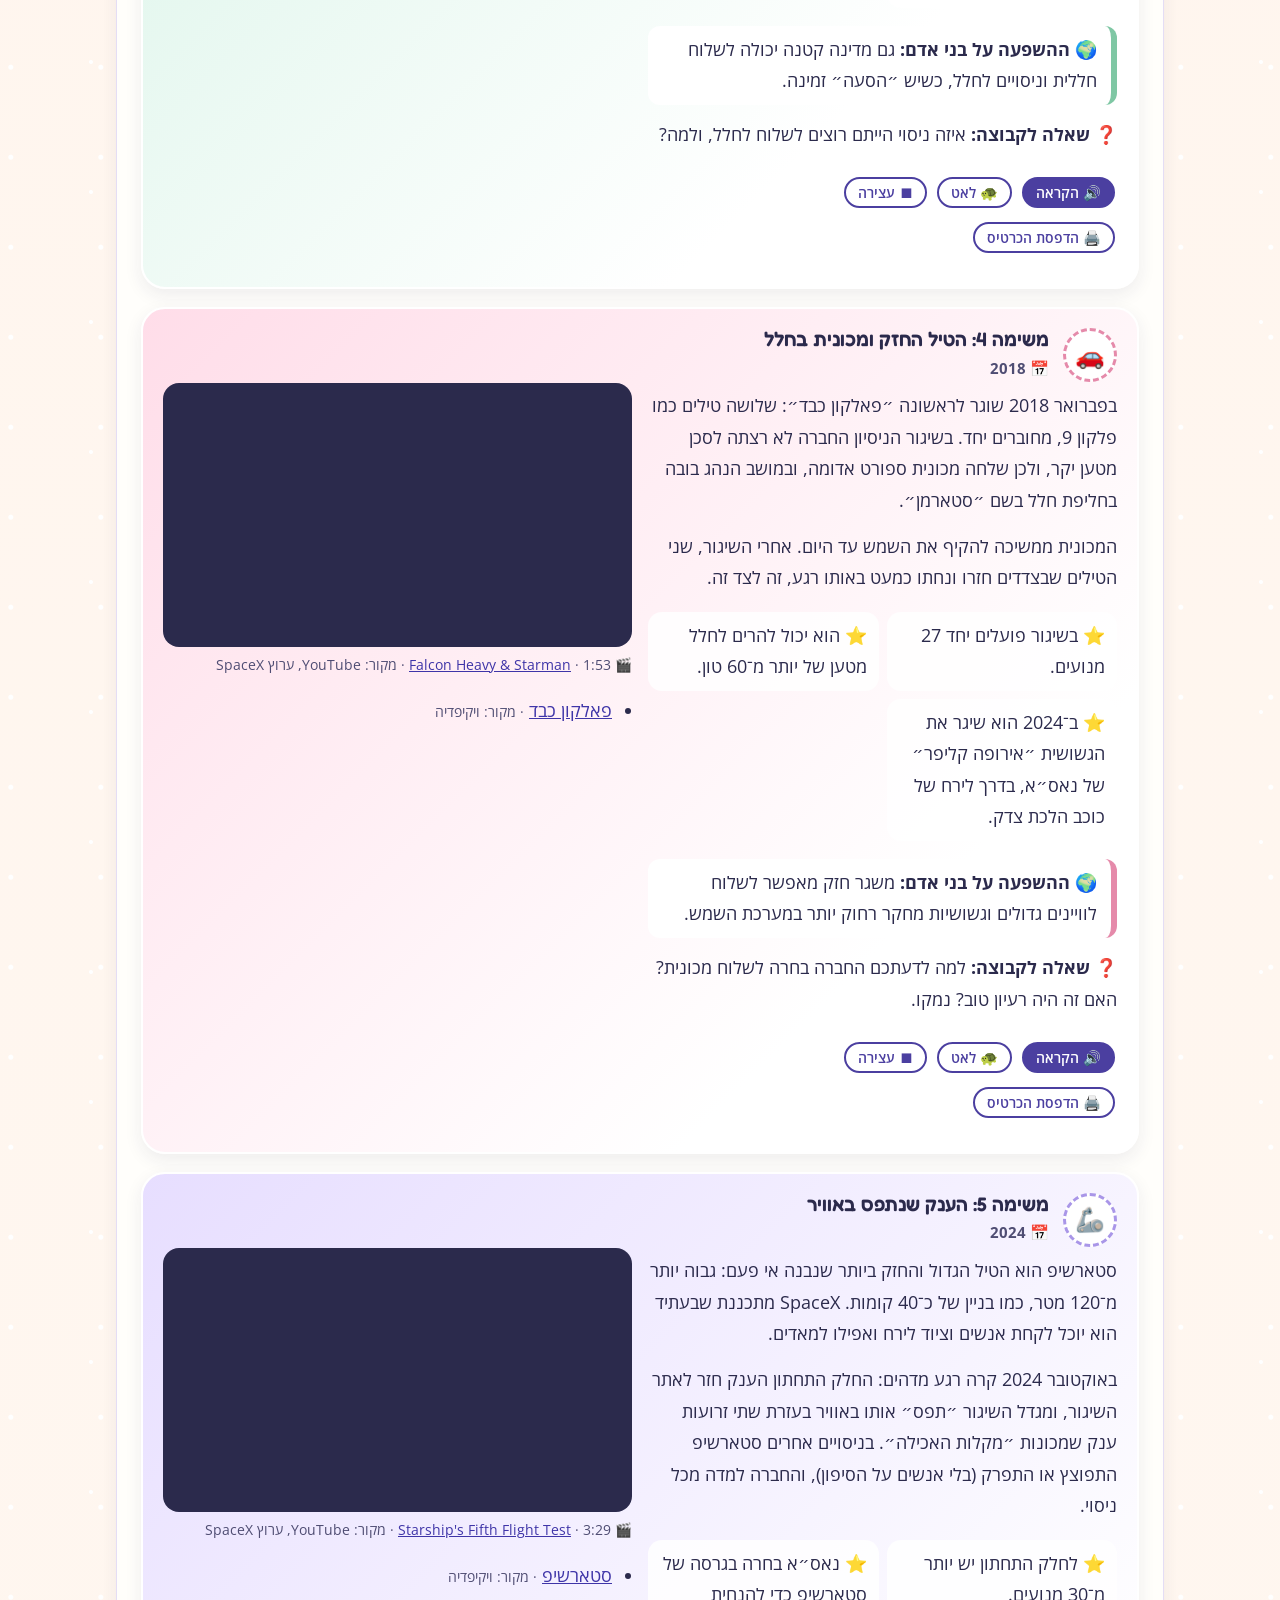
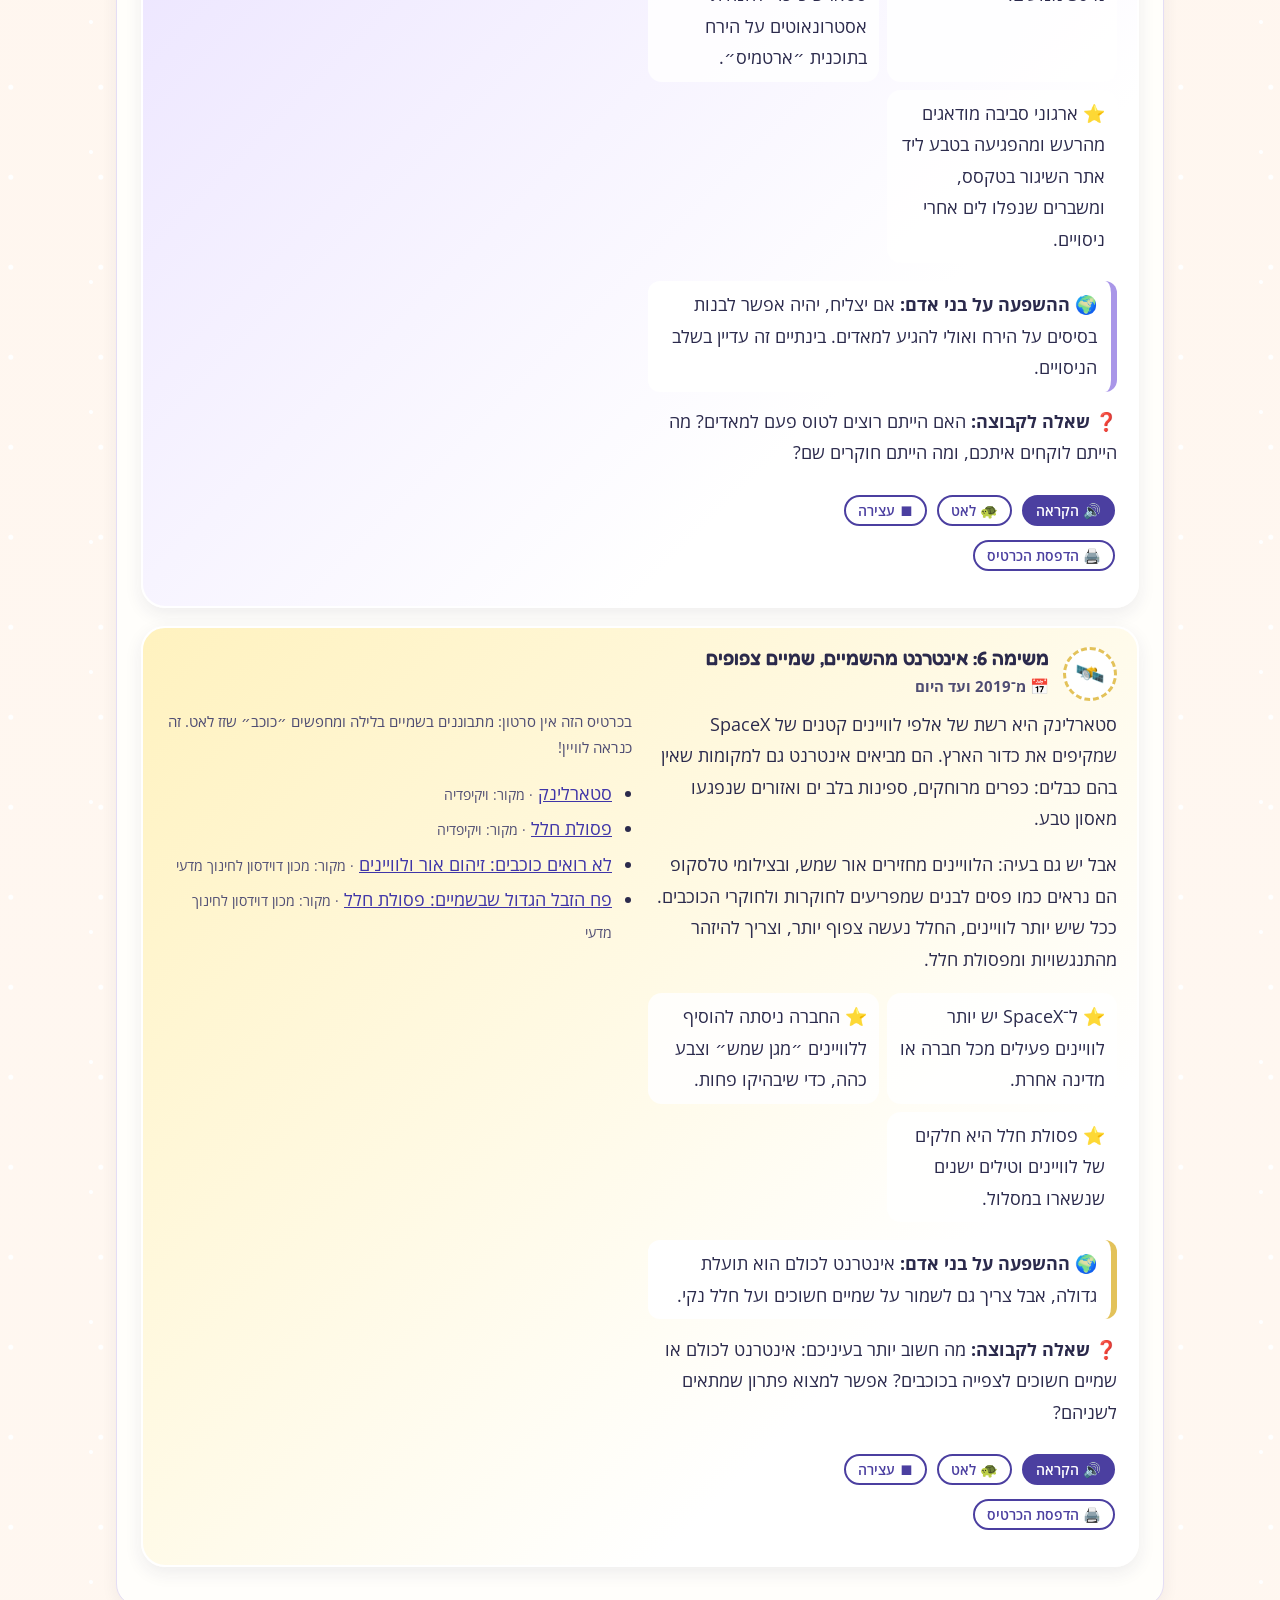
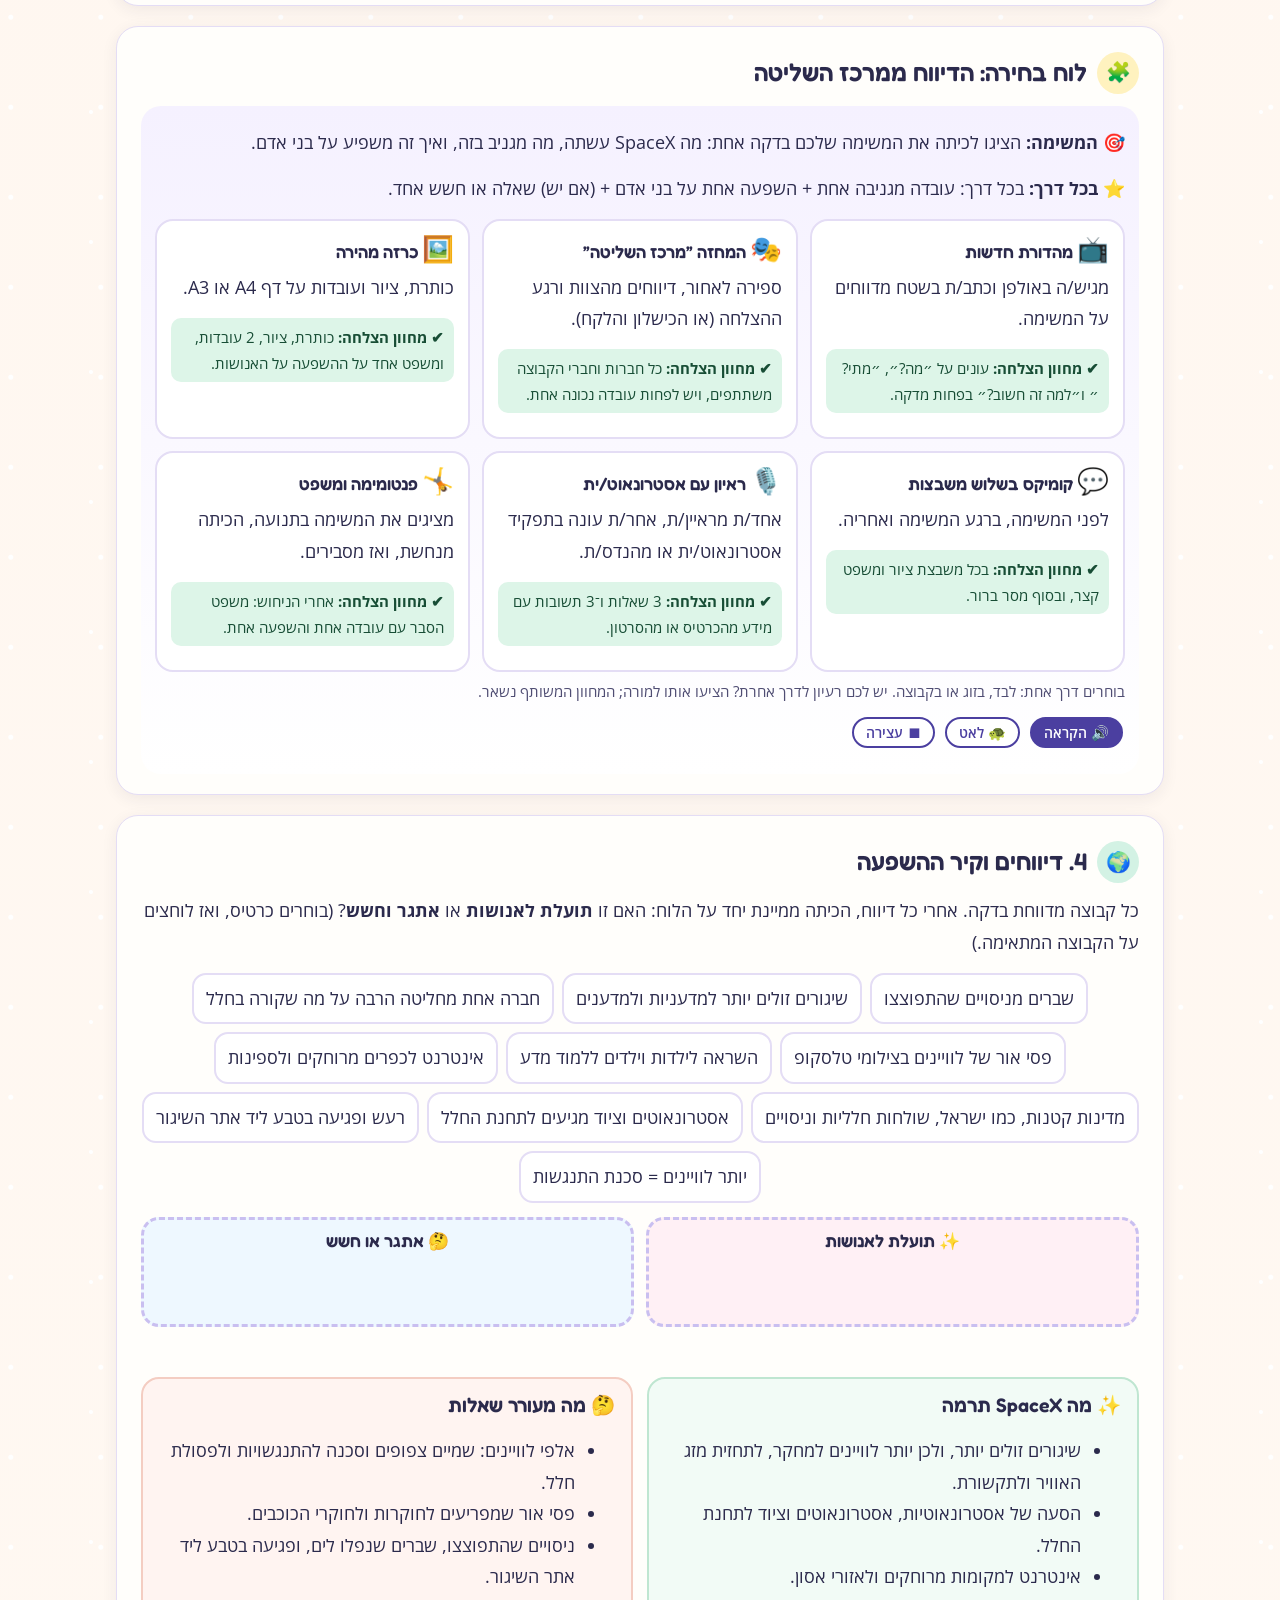
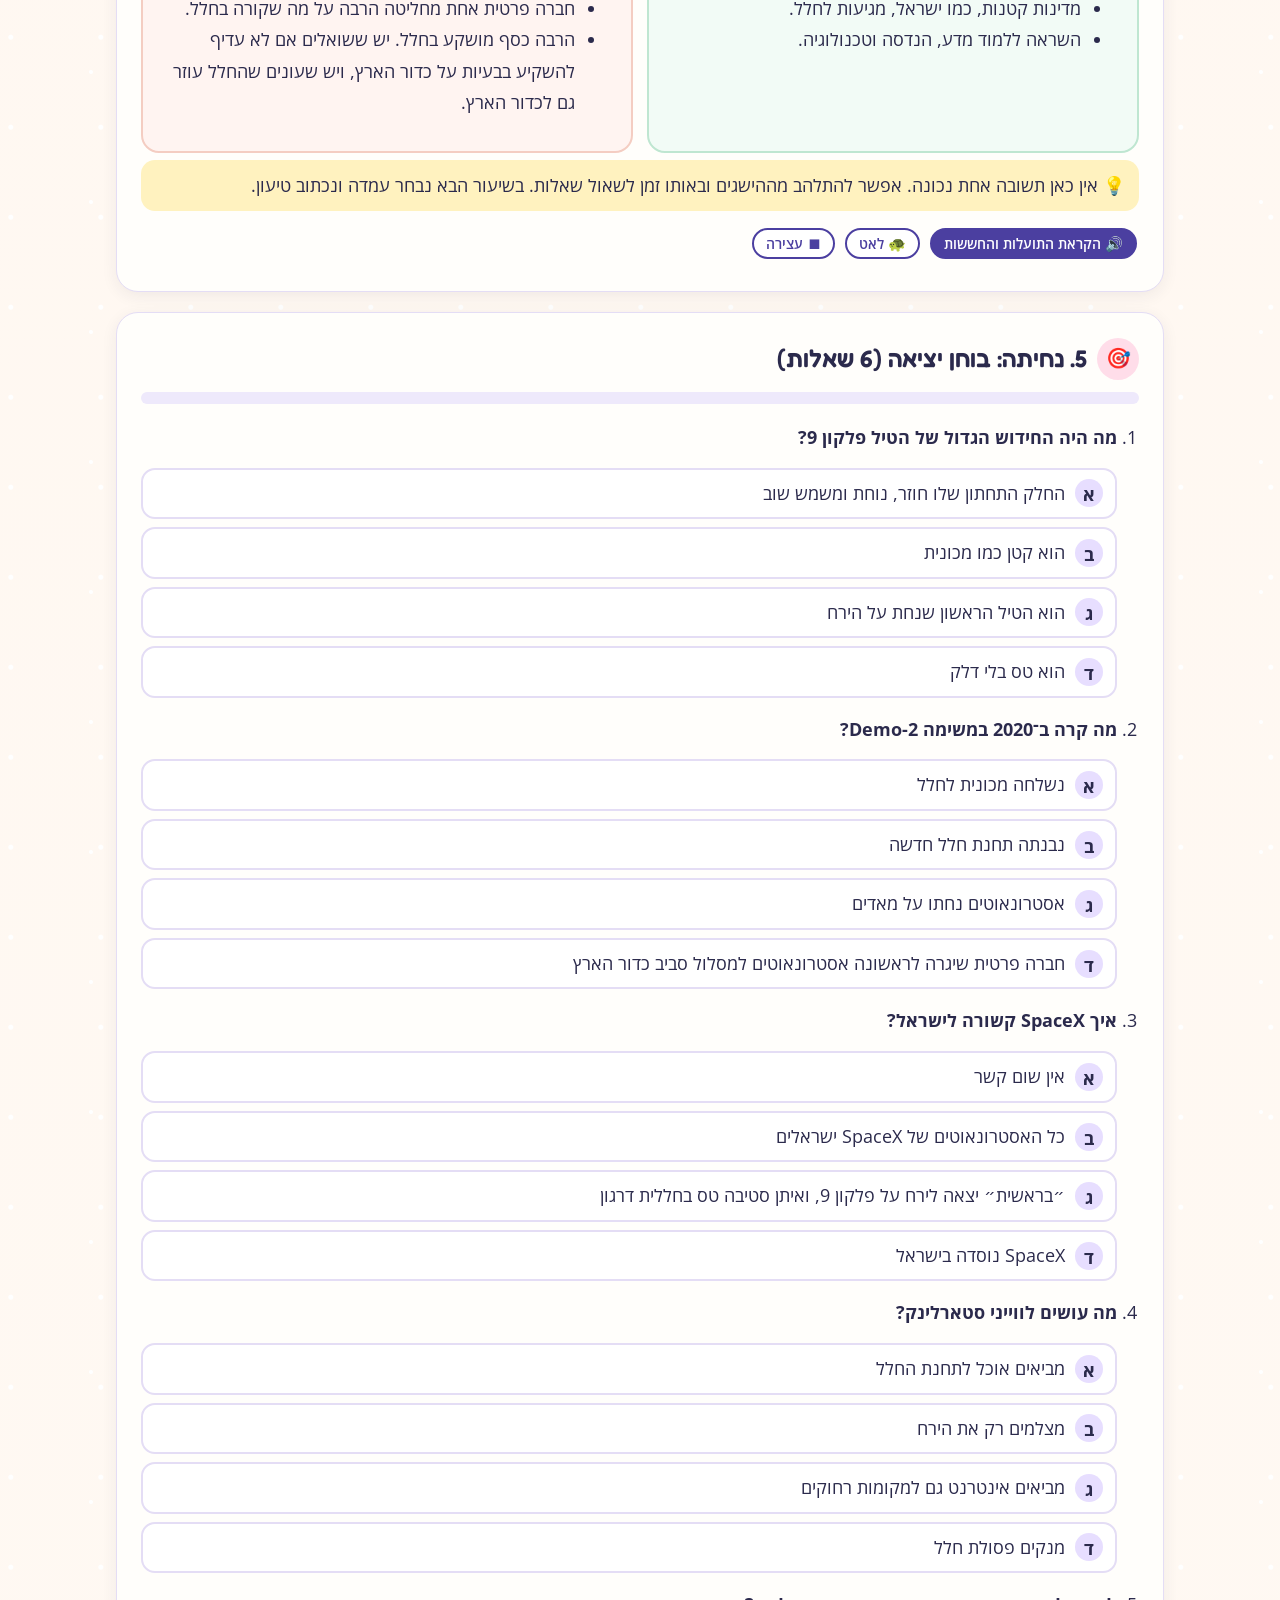
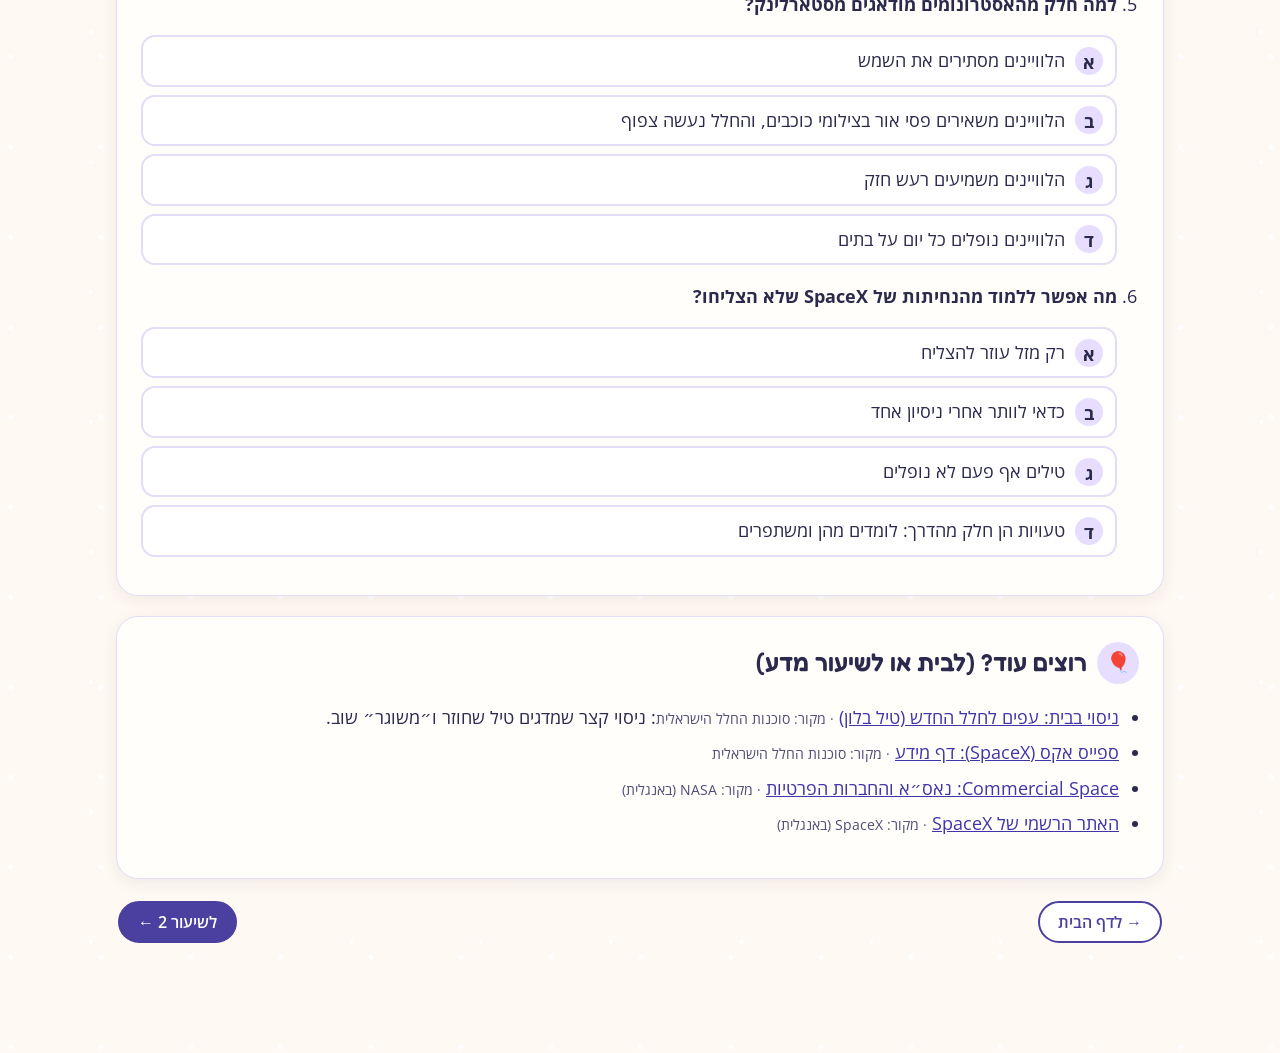
<file: lesson-1.html>
<!doctype html>
<html lang="he" dir="rtl"><head><meta charset="utf-8"><meta name="viewport" content="width=device-width,initial-scale=1">
<title>שיעור 1: החלל החדש · SpaceX והחלל החדש · כיתה ה׳</title><meta name="description" content="שיעור 1: משחק כיתתי, תחנות משימה עם סרטונים קצרים על SpaceX, ודיון על התועלות והחששות.">
<link rel="preconnect" href="https://fonts.googleapis.com"><link rel="preconnect" href="https://fonts.gstatic.com" crossorigin>
<link href="https://fonts.googleapis.com/css2?family=Fredoka:wght@500;600;700&family=Open+Sans:wght@400;600;700&display=swap" rel="stylesheet">
<link rel="icon" href="assets/favicon.svg" type="image/svg+xml"><link rel="stylesheet" href="assets/style.css"></head>
<body><a class="skip" href="#main">דילוג לתוכן</a>
<header class="masthead"><a class="brand" href="index.html"><svg class="badge" viewBox="0 0 64 64" aria-hidden="true" focusable="false"><circle cx="32" cy="32" r="29" fill="#E7DEFF" stroke="#2B2A4C" stroke-width="3"/><circle cx="32" cy="32" r="22" fill="none" stroke="#fff" stroke-width="2" stroke-dasharray="3 5"/><g transform="translate(32 34) scale(0.3)" stroke="#2B2A4C" stroke-width="3" stroke-linejoin="round" stroke-linecap="round"><path d="M-12 46Q0 86 12 46Q6 60 0 52Q-6 60-12 46Z" fill="#FFC48F"/><path d="M-6 46Q0 70 6 46Z" fill="#FFE08A" stroke-width="2"/><path d="M-20 44V-20Q-20-52 0-74Q20-52 20-20V44Z" fill="#FFFFFF"/><path d="M-20-20Q-20-52 0-74Q20-52 20-20Z" fill="#FFB3C7"/><circle cx="0" cy="-2" r="10" fill="#BFE3FF"/><path d="M-4-6a6 6 0 0 1 6-3" fill="none" stroke="#fff" stroke-width="2.5"/><path d="M-20 20-34 40V48L-20 44ZM20 20 34 40V48L20 44Z" fill="#FFB3C7"/><path d="M-20 24h40" fill="none" stroke-width="2"/></g></svg><span><b>SpaceX והחלל החדש</b><small>יחידה לכיתה ה׳ · 2 שיעורים · 90 דקות</small></span></a></header>
<script>try{var nv=localStorage.getItem("kitaSpx5Nav");if(nv==="1"||(nv===null&&innerWidth>760))document.body.classList.add("nav-open");}catch(e){}</script>
<div class="navbar" id="navbar"><button id="nav-toggle" class="btn ghost sm" type="button" aria-expanded="false" aria-controls="nav-links">☰ תפריט</button>
<nav class="navwrap" id="nav-links" aria-label="ניווט ראשי"><div class="pillnav"><a href="index.html">🏠 בית</a><a href="lesson-1.html" aria-current=page>🚀 שיעור 1: החלל החדש</a><a href="lesson-2.html">✏️ שיעור 2: קוראים וכותבים</a><a href="teacher.html">🔐 אזור המורים</a><a href="credits.html">📚 מקורות</a></div><div class="secnav" aria-label="חלקים בעמוד"><span class="sl">בעמוד:</span><a href="#opener">🛫 המראה</a><a href="#game">🎮 משחק</a><a href="#missions">🛰️ תחנות משימה</a><a href="#board">🧩 לוח בחירה</a><a href="#impact">🌍 קיר ההשפעה</a><a href="#quiz">🎯 בוחן</a></div></nav></div>
<main id="main">
<p class="crumbs"><a href="index.html">בית</a> › שיעור 1</p><header class="hero"><div><span class="kicker">שיעור 1 מתוך 2 · 45 דקות</span><h1>החלל החדש: מה SpaceX עשתה?</h1><p class="lead">🎯 <b>המטרה:</b> להכיר הישגים מגניבים של SpaceX, להבין איך הם משפיעים על בני אדם, ולשים לב גם לשאלות ולחששות.</p></div><svg class="art" viewBox="0 0 220 200" aria-hidden="true" focusable="false"><defs><filter id="sk-l1" x="-15%" y="-15%" width="130%" height="130%"><feMorphology in="SourceAlpha" operator="dilate" radius="4" result="d"/><feFlood flood-color="#fff"/><feComposite in2="d" operator="in" result="w"/><feGaussianBlur in="d" stdDeviation="4" result="b"/><feFlood flood-color="#7B6FC4" flood-opacity=".18"/><feComposite in2="b" operator="in" result="s"/><feOffset in="s" dy="3" result="s2"/><feMerge><feMergeNode in="s2"/><feMergeNode in="w"/><feMergeNode in="SourceGraphic"/></feMerge></filter></defs><g filter="url(#sk-l1)" stroke="#2B2A4C" stroke-width="3" stroke-linejoin="round"><circle cx="110" cy="110" r="52" fill="#BFE3FF"/><path d="M78 88q14-14 30-4t20 22q-12 8-24 2t-26-20zM120 136q16-6 26 4q-8 14-24 12z" fill="#A8E6C8"/><ellipse cx="110" cy="110" rx="96" ry="34" fill="none" stroke="#C7B8FF" stroke-width="4" stroke-dasharray="6 9" transform="rotate(-20 110 110)"/><g transform="translate(186 72) rotate(20)"><path d="M-12 10-8-12Q0-20 8-12L12 10Z" fill="#fff"/><rect x="-12" y="10" width="24" height="7" rx="2" fill="#FFB3C7"/><circle cy="-2" r="4" fill="#BFE3FF"/></g><g transform="translate(34 150) rotate(-15)"><rect x="-8" y="-8" width="16" height="16" rx="3" fill="#FFF2BF"/><rect x="-34" y="-6" width="22" height="12" fill="#C7B8FF"/><rect x="12" y="-6" width="22" height="12" fill="#C7B8FF"/></g></g><path d="M30 28Q31.08 32.92 36 34Q31.08 35.08 30 40Q28.92 35.08 24 34Q28.92 32.92 30 28Z" fill="#FFE08A" stroke="#2B2A4C" stroke-width="2"/><path d="M190 171Q190.9 175.1 195 176Q190.9 176.9 190 181Q189.1 176.9 185 176Q189.1 175.1 190 171Z" fill="#FFC9DA" stroke="#2B2A4C" stroke-width="2"/></svg></header><section class="blk "><h2 class="st"><span class="ico" aria-hidden="true">🧭</span>מסלול השיעור</h2><ol class="path"><li style="--c:#FFE0D1"><b>המראה</b><small>5 דק׳ · סרטון ותחזית</small></li><li style="--c:#E7DEFF"><b>משחק ״ספירה לאחור״</b><small>10 דק׳ · כל הכיתה</small></li><li style="--c:#DDF1FF"><b>תחנות משימה</b><small>17 דק׳ · בקבוצות</small></li><li style="--c:#D3F2E4"><b>דיווחים וקיר ההשפעה</b><small>8 דק׳</small></li><li style="--c:#FFF2BF"><b>נחיתה</b><small>5 דק׳ · בוחן יציאה</small></li></ol><div class="timer no-print" aria-label="שעון לכיתה"><span aria-hidden="true">⏱️</span><span class="tclock" aria-live="off">0:00</span><button type="button" class="btn ghost sm" data-min="1">1 דק׳</button><button type="button" class="btn ghost sm" data-min="3">3 דק׳</button><button type="button" class="btn ghost sm" data-min="5">5 דק׳</button><button type="button" class="btn ghost sm" data-min="10">10 דק׳</button><button type="button" class="btn ghost sm" data-min="17">17 דק׳</button><button type="button" class="btn ghost sm tstop">⏸</button></div><p class="hint">השעון עוזר לכיתה לעמוד בזמנים. כל משימה מוסברת למטה, לפי הסדר.</p></section><section class="blk c-peach" id="opener"><h2 class="st"><span class="ico" aria-hidden="true">🛫</span>1. המראה: מה יקרה לטיל?</h2><div class="two"><div><p><b>לפני הסרטון:</b> אחרי שטיל משגר לוויין לחלל, מה קורה לחלק התחתון שלו? הצביעו:</p><ul class="vote"><li>👍 הוא חוזר</li><li>👎 הוא נופל לים</li><li>✋ הוא נשאר בחלל</li></ul><p><b>אחרי הסרטון:</b> מי צדק? מה הפתיע אתכם?</p><p class="hint">סרטון רשמי של SpaceX, בלי דיבור בעברית. אפשר לצפות גם בלי קול: התמונות מספרות את הסיפור.</p></div><figure class="vid"><div class="video"><iframe src="https://www.youtube-nocookie.com/embed/CQnR5fhCXkQ?rel=0" title="Falcon 9 First Stage Return | ORBCOMM Mission" loading="lazy" allow="accelerometer; encrypted-media; gyroscope; picture-in-picture" allowfullscreen></iframe></div><figcaption class="src">🎬 1:19 · <a class="ext" href="https://www.youtube.com/watch?v=CQnR5fhCXkQ" target="_blank" rel="noopener">Falcon 9 First Stage Return | ORBCOMM Mission</a> <span class="src">· מקור: YouTube, ערוץ SpaceX</span></figcaption></figure></div></section><section class="blk " id="game"><h2 class="st"><span class="ico" aria-hidden="true">🎮</span>2. משחק כיתתי: ספירה לאחור</h2><p>כל הכיתה משחקת יחד על הלוח. בכל סיבוב מופיע משפט: <b>אמת או מיתוס?</b> חושבים 10 שניות ואז כולם מצביעים. כשרוב הכיתה צודקת, הטיל מקבל דלק. כשהמכל מלא, יש שיגור! 🚀</p><ul class="vote" aria-label="דרכי הצבעה"><li>🧍 עומדים = אמת · 🪑 יושבים = מיתוס</li><li>🟩 כרטיס ירוק = אמת · 🟥 כרטיס אדום = מיתוס</li><li>👍 אגודל למעלה = אמת · 👎 למטה = מיתוס</li></ul><p class="hint">כל דרך הצבעה מתאימה: בוחרים מה שנוח לכל אחת ואחד. אחרי החשיפה, מי שרוצה מסביר/ה למה.</p><script type="application/json" id="tf-data">[{"s": "אחרי השיגור, החלק התחתון של הטיל פלקון 9 יכול לחזור ולנחות.", "t": true, "e": "הוא חוזר, נוחת בעמידה ומשמש שוב בשיגורים הבאים."}, {"s": "SpaceX היא סוכנות החלל של ממשלת ארצות הברית.", "t": false, "e": "SpaceX היא חברה פרטית. סוכנות החלל של ארצות הברית היא נאס״א, והיא מזמינה שירותים מ־SpaceX."}, {"s": "ב־2018 נשלחה לחלל מכונית אדומה, ובמושב הנהג בובה בחליפת חלל.", "t": true, "e": "זה היה בשיגור הראשון של ״פאלקון כבד״. המכונית מקיפה את השמש עד היום."}, {"s": "החללית הישראלית ״בראשית״ יצאה לדרכה לירח על טיל של SpaceX.", "t": true, "e": "בפברואר 2019, על גבי טיל פלקון 9."}, {"s": "SpaceX הצליחה בכל השיגורים והנחיתות שלה מהניסיון הראשון.", "t": false, "e": "שלושת השיגורים הראשונים שלה נכשלו, וגם הנחיתות הראשונות נכשלו. הצוות למד מכל כישלון."}, {"s": "איתן סטיבה, הישראלי השני בחלל, טס בחללית של SpaceX.", "t": true, "e": "ב־2022, בחללית דרגון, במשימה ״רקיע״."}, {"s": "לווייני סטארלינק נותנים אינטרנט רק לערים גדולות.", "t": false, "e": "דווקא להפך: הם עוזרים בעיקר במקומות רחוקים, בספינות ובאזורי אסון."}, {"s": "יש אסטרונומים שמודאגים כי לוויינים רבים מפריעים לצלם כוכבים.", "t": true, "e": "הלוויינים מחזירים אור שמש ומשאירים פסים בצילומי טלסקופ."}, {"s": "פסולת חלל היא רק אבק קטן, והיא לא מסוכנת לאף אחד.", "t": false, "e": "בפסולת חלל יש גם חלקים גדולים של טילים ולוויינים ישנים, והם עלולים להתנגש בלוויינים פעילים."}, {"s": "מגדל שיגור של SpaceX תפס באוויר חלק ענק של טיל, בעזרת זרועות שמכונות ״מקלות האכילה״.", "t": true, "e": "זה קרה באוקטובר 2024, בניסוי של סטארשיפ."}, {"s": "הפעם הראשונה שחברה פרטית שלחה אסטרונאוטים למסלול סביב כדור הארץ הייתה ב־2020.", "t": true, "e": "במשימה Demo-2, עם בוב בנקן ודאג הארלי."}, {"s": "טילים שחוזרים ומשמשים שוב הופכים את הטיסה לחלל ליקרה יותר.", "t": false, "e": "להפך: כשלא בונים טיל חדש בכל פעם, השיגור זול יותר."}]</script><div class="game launchgame" data-src="tf-data"><div class="gstage"><div class="fuel"><div class="tank"><div class="lvl"></div></div><svg viewBox="0 0 100 120" aria-hidden="true" focusable="false"><g transform="translate(50 74) scale(0.55)" stroke="#2B2A4C" stroke-width="3" stroke-linejoin="round" stroke-linecap="round"><path d="M-12 46Q0 86 12 46Q6 60 0 52Q-6 60-12 46Z" fill="#FFC48F"/><path d="M-6 46Q0 70 6 46Z" fill="#FFE08A" stroke-width="2"/><path d="M-18 30-32 50M18 30 32 50M-38 50h12M26 50h12" fill="none"/><path d="M-20 44V-20Q-20-52 0-74Q20-52 20-20V44Z" fill="#FFFFFF"/><path d="M-20-20Q-20-52 0-74Q20-52 20-20Z" fill="#FFB3C7"/><circle cx="0" cy="-2" r="10" fill="#BFE3FF"/><path d="M-4-6a6 6 0 0 1 6-3" fill="none" stroke="#fff" stroke-width="2.5"/><path d="M-20 20-34 40V48L-20 44ZM20 20 34 40V48L20 44Z" fill="#FFB3C7"/><path d="M-20 24h40" fill="none" stroke-width="2"/></g></svg></div><div><p class="gcount"></p><div class="statement" aria-live="polite"></div><p class="countdown" aria-live="polite"></p><div class="verdict" role="status"></div><p class="ginfo" aria-live="polite"></p><p><button type="button" class="btn ghost sm g-read">🔊 הקראת המשפט</button> <button type="button" class="btn g-think">⏳ 10 שניות לחשוב</button> <button type="button" class="btn g-reveal">👀 חשיפה</button><button type="button" class="btn g-yes" hidden>✔ רוב הכיתה צדקה</button> <button type="button" class="btn ghost g-no" hidden>✘ הפעם לא</button> <button type="button" class="btn g-next" hidden>המשפט הבא ←</button></p></div></div></div></section><section class="blk c-sky" id="missions"><h2 class="st"><span class="ico" aria-hidden="true">🛰️</span>3. תחנות משימה (בקבוצות)</h2><p>מתחלקים לשש קבוצות. כל קבוצה מקבלת כרטיס משימה אחד: קוראים (או מאזינים), צופים בסרטון הקצר, ומכינים <b>דיווח של דקה ממרכז השליטה</b> בדרך שבחרתם מלוח הבחירה.</p><p><b>תפקידים בקבוצה</b> (מחליפים כשרוצים, וכולם מדברים לפחות פעם אחת):</p><ul class="roles"><li>📖 קורא/ת את הכרטיס</li><li>✏️ רושם/ת</li><li>⏱️ שומר/ת זמן</li><li>🎤 מציג/ה</li><li>🔎 בודק/ת עובדות</li></ul><p class="hint">הסרטונים הם סרטונים רשמיים וקצרים (עד 3.5 דקות), רובם באנגלית בלי צורך להבין כל מילה: צופים, מתארים מה רואים, ומשלימים מהכרטיס.</p><article class="mission" id="m1" style="--c1:#FFE0D1;--c2:#F2A27E"><header><span class="num" aria-hidden="true">🔁</span><div><h3>משימה 1: הטיל שחוזר הביתה</h3><span class="yr">📅 2015</span></div></header><div class="grid g2"><div class="mtext"><p>עד 2015, כל טיל שימש פעם אחת ונזרק. SpaceX רצתה לשנות את זה: שהחלק התחתון של הטיל פלקון 9 יחזור אחרי השיגור וינחת בעמידה, כמו בסרט מדע בדיוני.</p><p>בניסיונות הראשונים הטילים התרסקו, נפלו או התהפכו. הצוות לא ויתר: בדקו מה השתבש, תיקנו וניסו שוב. בדצמבר 2015 זה הצליח לראשונה.</p><ul class="facts"><li>⭐ פלקון 9 גבוה כ־70 מטר, כמו בניין של יותר מ־20 קומות.</li><li>⭐ יש טילים של החברה שטסו ונחתו יותר מ־20 פעמים.</li><li>⭐ לפעמים הטיל נוחת על ספינה גדולה באמצע הים.</li></ul><p class="impact"><b>🌍 ההשפעה על בני אדם:</b> שיגור זול יותר = יותר לוויינים לחקר מזג האוויר, לתקשורת ולמחקר מדעי.</p><p><b>❓ שאלה לקבוצה:</b> מה אפשר ללמוד מהכישלונות של SpaceX על הדרך להצלחה?</p></div><div><figure class="vid"><div class="video"><iframe src="https://www.youtube-nocookie.com/embed/bvim4rsNHkQ?rel=0" title="How Not to Land an Orbital Rocket Booster" loading="lazy" allow="accelerometer; encrypted-media; gyroscope; picture-in-picture" allowfullscreen></iframe></div><figcaption class="src">🎬 2:09 · <a class="ext" href="https://www.youtube.com/watch?v=bvim4rsNHkQ" target="_blank" rel="noopener">How Not to Land an Orbital Rocket Booster</a> <span class="src">· מקור: YouTube, ערוץ SpaceX</span></figcaption></figure><ul class="refs"><li><a class="ext" href="https://he.wikipedia.org/wiki/%D7%A4%D7%90%D7%9C%D7%A7%D7%95%D7%9F_9" target="_blank" rel="noopener">פאלקון 9</a> <span class="src">· מקור: ויקיפדיה</span></li></ul></div></div><div class="tts-bar"><button class="btn sm" type="button" data-tts="#m1 h3, #m1 .mtext p, #m1 .facts li">🔊 הקראה</button><button class="btn ghost sm" type="button" data-tts="#m1 h3, #m1 .mtext p, #m1 .facts li" data-slow>🐢 לאט</button><button class="btn ghost sm" type="button" data-tts-stop>⏹ עצירה</button><span class="tts-note" aria-live="polite"></span></div><p class="no-print"><button class="btn ghost sm" type="button" data-print="#m1">🖨️ הדפסת הכרטיס</button></p></article><article class="mission" id="m2" style="--c1:#DDF1FF;--c2:#86BFE6"><header><span class="num" aria-hidden="true">🧑‍🚀</span><div><h3>משימה 2: מונית לחלל</h3><span class="yr">📅 2020</span></div></header><div class="grid g2"><div class="mtext"><p>במשך שנים טסו אסטרונאוטיות ואסטרונאוטים לתחנת החלל הבין־לאומית בחלליות של סוכנויות חלל ממשלתיות. במאי 2020 קרה משהו חדש: חברה פרטית, SpaceX, שיגרה לראשונה אסטרונאוטים למסלול סביב כדור הארץ.</p><p>החללית קרו דרגון לקחה את שני האסטרונאוטים של נאס״א, בוב בנקן ודאג הארלי, לתחנת החלל. נאס״א לא בנתה את החללית בעצמה: היא ״מזמינה״ את הטיסות מהחברה, קצת כמו שמזמינים מונית.</p><ul class="facts"><li>⭐ חלליות דרגון מביאות לתחנת החלל גם אוכל, ציוד וניסויים.</li><li>⭐ בסוף המשימה החללית חוזרת עם מצנחים ונוחתת בים.</li><li>⭐ ב־2021 טס לראשונה צוות שכולו אנשים שאינם אסטרונאוטים מקצועיים.</li></ul><p class="impact"><b>🌍 ההשפעה על בני אדם:</b> יותר אנשים, ממדינות שונות, יכולים לטוס לחלל ולעשות בו ניסויים.</p><p><b>❓ שאלה לקבוצה:</b> מי לדעתכם צריך לטוס לחלל: רק אסטרונאוטיות ואסטרונאוטים מקצועיים, או גם אנשים אחרים? למה?</p></div><div><figure class="vid"><div class="video"><iframe src="https://www.youtube-nocookie.com/embed/FMi_m9-e9MU?rel=0" title="Crew Dragon‘s Second Demonstration Mission" loading="lazy" allow="accelerometer; encrypted-media; gyroscope; picture-in-picture" allowfullscreen></iframe></div><figcaption class="src">🎬 2:51 · <a class="ext" href="https://www.youtube.com/watch?v=FMi_m9-e9MU" target="_blank" rel="noopener">Crew Dragon‘s Second Demonstration Mission</a> <span class="src">· מקור: YouTube, ערוץ SpaceX</span></figcaption></figure><ul class="refs"><li><a class="ext" href="https://he.wikipedia.org/wiki/%D7%93%D7%A8%D7%92%D7%95%D7%9F_2_%28%D7%97%D7%9C%D7%9C%D7%99%D7%AA%29" target="_blank" rel="noopener">דרגון 2 (חללית)</a> <span class="src">· מקור: ויקיפדיה</span></li><li><a class="ext" href="https://he.wikipedia.org/wiki/%D7%AA%D7%97%D7%A0%D7%AA_%D7%94%D7%97%D7%9C%D7%9C_%D7%94%D7%91%D7%99%D7%9F-%D7%9C%D7%90%D7%95%D7%9E%D7%99%D7%AA" target="_blank" rel="noopener">תחנת החלל הבין-לאומית</a> <span class="src">· מקור: ויקיפדיה</span></li></ul></div></div><div class="tts-bar"><button class="btn sm" type="button" data-tts="#m2 h3, #m2 .mtext p, #m2 .facts li">🔊 הקראה</button><button class="btn ghost sm" type="button" data-tts="#m2 h3, #m2 .mtext p, #m2 .facts li" data-slow>🐢 לאט</button><button class="btn ghost sm" type="button" data-tts-stop>⏹ עצירה</button><span class="tts-note" aria-live="polite"></span></div><p class="no-print"><button class="btn ghost sm" type="button" data-print="#m2">🖨️ הדפסת הכרטיס</button></p></article><article class="mission" id="m3" style="--c1:#D3F2E4;--c2:#7FC7A4"><header><span class="num" aria-hidden="true">🇮🇱</span><div><h3>משימה 3: ישראל בחלל</h3><span class="yr">📅 2019, 2022</span></div></header><div class="grid g2"><div class="mtext"><p>בפברואר 2019 יצאה לדרכה החללית הישראלית ״בראשית״ של עמותת SpaceIL, על גבי טיל פלקון 9. היא הגיעה עד הירח, ובזמן הנחיתה התרסקה, אבל הייתה החללית הישראלית הראשונה שהגיעה לירח.</p><p>באפריל 2022 טס האסטרונאוט הישראלי איתן סטיבה בחללית דרגון לתחנת החלל, במשימה ״רקיע״. הוא היה הישראלי השני בחלל, אחרי אילן רמון, וביצע שם ניסויים של חוקרות וחוקרים מישראל.</p><ul class="facts"><li>⭐ ״בראשית״ הייתה קטנה, בערך בגודל של מכונת כביסה.</li><li>⭐ סטיבה שהה בחלל כ־17 ימים.</li><li>⭐ SpaceX מסיעה לחלל גם לוויינים ומטענים של מדינות וחברות קטנות.</li></ul><p class="impact"><b>🌍 ההשפעה על בני אדם:</b> גם מדינה קטנה יכולה לשלוח חללית וניסויים לחלל, כשיש ״הסעה״ זמינה.</p><p><b>❓ שאלה לקבוצה:</b> איזה ניסוי הייתם רוצים לשלוח לחלל, ולמה?</p></div><div><figure class="vid"><div class="video"><iframe src="https://www.youtube-nocookie.com/embed/l44BEQ1iiAw?rel=0" title="איתן סטיבה : המשימה רקיע - שיגור חללית מסוג דרגון" loading="lazy" allow="accelerometer; encrypted-media; gyroscope; picture-in-picture" allowfullscreen></iframe></div><figcaption class="src">🎬 0:43 · <a class="ext" href="https://www.youtube.com/watch?v=l44BEQ1iiAw" target="_blank" rel="noopener">איתן סטיבה : המשימה רקיע - שיגור חללית מסוג דרגון</a> <span class="src">· מקור: YouTube, ערוץ Rakia Mission | משימת רקיע</span></figcaption></figure><ul class="refs"><li><a class="ext" href="https://he.wikipedia.org/wiki/%D7%91%D7%A8%D7%90%D7%A9%D7%99%D7%AA_%28%D7%92%D7%A9%D7%95%D7%A9%D7%99%D7%AA%29" target="_blank" rel="noopener">בראשית (גשושית)</a> <span class="src">· מקור: ויקיפדיה</span></li><li><a class="ext" href="https://he.wikipedia.org/wiki/%D7%90%D7%99%D7%AA%D7%9F_%D7%A1%D7%98%D7%99%D7%91%D7%94" target="_blank" rel="noopener">איתן סטיבה</a> <span class="src">· מקור: ויקיפדיה</span></li></ul></div></div><div class="tts-bar"><button class="btn sm" type="button" data-tts="#m3 h3, #m3 .mtext p, #m3 .facts li">🔊 הקראה</button><button class="btn ghost sm" type="button" data-tts="#m3 h3, #m3 .mtext p, #m3 .facts li" data-slow>🐢 לאט</button><button class="btn ghost sm" type="button" data-tts-stop>⏹ עצירה</button><span class="tts-note" aria-live="polite"></span></div><p class="no-print"><button class="btn ghost sm" type="button" data-print="#m3">🖨️ הדפסת הכרטיס</button></p></article><article class="mission" id="m4" style="--c1:#FFDDE9;--c2:#E58AAA"><header><span class="num" aria-hidden="true">🚗</span><div><h3>משימה 4: הטיל החזק ומכונית בחלל</h3><span class="yr">📅 2018</span></div></header><div class="grid g2"><div class="mtext"><p>בפברואר 2018 שוגר לראשונה ״פאלקון כבד״: שלושה טילים כמו פלקון 9, מחוברים יחד. בשיגור הניסיון החברה לא רצתה לסכן מטען יקר, ולכן שלחה מכונית ספורט אדומה, ובמושב הנהג בובה בחליפת חלל בשם ״סטארמן״.</p><p>המכונית ממשיכה להקיף את השמש עד היום. אחרי השיגור, שני הטילים שבצדדים חזרו ונחתו כמעט באותו רגע, זה לצד זה.</p><ul class="facts"><li>⭐ בשיגור פועלים יחד 27 מנועים.</li><li>⭐ הוא יכול להרים לחלל מטען של יותר מ־60 טון.</li><li>⭐ ב־2024 הוא שיגר את הגשושית ״אירופה קליפר״ של נאס״א, בדרך לירח של כוכב הלכת צדק.</li></ul><p class="impact"><b>🌍 ההשפעה על בני אדם:</b> משגר חזק מאפשר לשלוח לוויינים גדולים וגשושיות מחקר רחוק יותר במערכת השמש.</p><p><b>❓ שאלה לקבוצה:</b> למה לדעתכם החברה בחרה לשלוח מכונית? האם זה היה רעיון טוב? נמקו.</p></div><div><figure class="vid"><div class="video"><iframe src="https://www.youtube-nocookie.com/embed/A0FZIwabctw?rel=0" title="Falcon Heavy &amp; Starman" loading="lazy" allow="accelerometer; encrypted-media; gyroscope; picture-in-picture" allowfullscreen></iframe></div><figcaption class="src">🎬 1:53 · <a class="ext" href="https://www.youtube.com/watch?v=A0FZIwabctw" target="_blank" rel="noopener">Falcon Heavy &amp; Starman</a> <span class="src">· מקור: YouTube, ערוץ SpaceX</span></figcaption></figure><ul class="refs"><li><a class="ext" href="https://he.wikipedia.org/wiki/%D7%A4%D7%90%D7%9C%D7%A7%D7%95%D7%9F_%D7%9B%D7%91%D7%93" target="_blank" rel="noopener">פאלקון כבד</a> <span class="src">· מקור: ויקיפדיה</span></li></ul></div></div><div class="tts-bar"><button class="btn sm" type="button" data-tts="#m4 h3, #m4 .mtext p, #m4 .facts li">🔊 הקראה</button><button class="btn ghost sm" type="button" data-tts="#m4 h3, #m4 .mtext p, #m4 .facts li" data-slow>🐢 לאט</button><button class="btn ghost sm" type="button" data-tts-stop>⏹ עצירה</button><span class="tts-note" aria-live="polite"></span></div><p class="no-print"><button class="btn ghost sm" type="button" data-print="#m4">🖨️ הדפסת הכרטיס</button></p></article><article class="mission" id="m5" style="--c1:#E7DEFF;--c2:#A996E8"><header><span class="num" aria-hidden="true">🦾</span><div><h3>משימה 5: הענק שנתפס באוויר</h3><span class="yr">📅 2024</span></div></header><div class="grid g2"><div class="mtext"><p>סטארשיפ הוא הטיל הגדול והחזק ביותר שנבנה אי פעם: גבוה יותר מ־120 מטר, כמו בניין של כ־40 קומות. SpaceX מתכננת שבעתיד הוא יוכל לקחת אנשים וציוד לירח ואפילו למאדים.</p><p>באוקטובר 2024 קרה רגע מדהים: החלק התחתון הענק חזר לאתר השיגור, ומגדל השיגור ״תפס״ אותו באוויר בעזרת שתי זרועות ענק שמכונות ״מקלות האכילה״. בניסויים אחרים סטארשיפ התפוצץ או התפרק (בלי אנשים על הסיפון), והחברה למדה מכל ניסוי.</p><ul class="facts"><li>⭐ לחלק התחתון יש יותר מ־30 מנועים.</li><li>⭐ נאס״א בחרה בגרסה של סטארשיפ כדי להנחית אסטרונאוטים על הירח בתוכנית ״ארטמיס״.</li><li>⭐ ארגוני סביבה מודאגים מהרעש ומהפגיעה בטבע ליד אתר השיגור בטקסס, ומשברים שנפלו לים אחרי ניסויים.</li></ul><p class="impact"><b>🌍 ההשפעה על בני אדם:</b> אם יצליח, יהיה אפשר לבנות בסיסים על הירח ואולי להגיע למאדים. בינתיים זה עדיין בשלב הניסויים.</p><p><b>❓ שאלה לקבוצה:</b> האם הייתם רוצים לטוס פעם למאדים? מה הייתם לוקחים איתכם, ומה הייתם חוקרים שם?</p></div><div><figure class="vid"><div class="video"><iframe src="https://www.youtube-nocookie.com/embed/hI9HQfCAw64?rel=0" title="Starship&#x27;s Fifth Flight Test" loading="lazy" allow="accelerometer; encrypted-media; gyroscope; picture-in-picture" allowfullscreen></iframe></div><figcaption class="src">🎬 3:29 · <a class="ext" href="https://www.youtube.com/watch?v=hI9HQfCAw64" target="_blank" rel="noopener">Starship&#x27;s Fifth Flight Test</a> <span class="src">· מקור: YouTube, ערוץ SpaceX</span></figcaption></figure><ul class="refs"><li><a class="ext" href="https://he.wikipedia.org/wiki/%D7%A1%D7%98%D7%90%D7%A8%D7%A9%D7%99%D7%A4" target="_blank" rel="noopener">סטארשיפ</a> <span class="src">· מקור: ויקיפדיה</span></li></ul></div></div><div class="tts-bar"><button class="btn sm" type="button" data-tts="#m5 h3, #m5 .mtext p, #m5 .facts li">🔊 הקראה</button><button class="btn ghost sm" type="button" data-tts="#m5 h3, #m5 .mtext p, #m5 .facts li" data-slow>🐢 לאט</button><button class="btn ghost sm" type="button" data-tts-stop>⏹ עצירה</button><span class="tts-note" aria-live="polite"></span></div><p class="no-print"><button class="btn ghost sm" type="button" data-print="#m5">🖨️ הדפסת הכרטיס</button></p></article><article class="mission" id="m6" style="--c1:#FFF2BF;--c2:#E3C25A"><header><span class="num" aria-hidden="true">🛰️</span><div><h3>משימה 6: אינטרנט מהשמיים, שמיים צפופים</h3><span class="yr">📅 מ־2019 ועד היום</span></div></header><div class="grid g2"><div class="mtext"><p>סטארלינק היא רשת של אלפי לוויינים קטנים של SpaceX שמקיפים את כדור הארץ. הם מביאים אינטרנט גם למקומות שאין בהם כבלים: כפרים מרוחקים, ספינות בלב ים ואזורים שנפגעו מאסון טבע.</p><p>אבל יש גם בעיה: הלוויינים מחזירים אור שמש, ובצילומי טלסקופ הם נראים כמו פסים לבנים שמפריעים לחוקרות ולחוקרי הכוכבים. ככל שיש יותר לוויינים, החלל נעשה צפוף יותר, וצריך להיזהר מהתנגשויות ומפסולת חלל.</p><ul class="facts"><li>⭐ ל־SpaceX יש יותר לוויינים פעילים מכל חברה או מדינה אחרת.</li><li>⭐ החברה ניסתה להוסיף ללוויינים ״מגן שמש״ וצבע כהה, כדי שיבהיקו פחות.</li><li>⭐ פסולת חלל היא חלקים של לוויינים וטילים ישנים שנשארו במסלול.</li></ul><p class="impact"><b>🌍 ההשפעה על בני אדם:</b> אינטרנט לכולם הוא תועלת גדולה, אבל צריך גם לשמור על שמיים חשוכים ועל חלל נקי.</p><p><b>❓ שאלה לקבוצה:</b> מה חשוב יותר בעיניכם: אינטרנט לכולם או שמיים חשוכים לצפייה בכוכבים? אפשר למצוא פתרון שמתאים לשניהם?</p></div><div><p class="hint">בכרטיס הזה אין סרטון: מתבוננים בשמיים בלילה ומחפשים ״כוכב״ שזז לאט. זה כנראה לוויין!</p><ul class="refs"><li><a class="ext" href="https://he.wikipedia.org/wiki/%D7%A1%D7%98%D7%90%D7%A8%D7%9C%D7%99%D7%A0%D7%A7" target="_blank" rel="noopener">סטארלינק</a> <span class="src">· מקור: ויקיפדיה</span></li><li><a class="ext" href="https://he.wikipedia.org/wiki/%D7%A4%D7%A1%D7%95%D7%9C%D7%AA_%D7%97%D7%9C%D7%9C" target="_blank" rel="noopener">פסולת חלל</a> <span class="src">· מקור: ויקיפדיה</span></li><li><a class="ext" href="https://davidson.org.il/read-experience/sciencenews/%D7%9C%D7%90-%D7%A8%D7%95%D7%90%D7%99%D7%9D-%D7%9B%D7%95%D7%9B%D7%91%D7%99%D7%9D/" target="_blank" rel="noopener">לא רואים כוכבים: זיהום אור ולוויינים</a> <span class="src">· מקור: מכון דוידסון לחינוך מדעי</span></li><li><a class="ext" href="https://davidson.org.il/read-experience/sciencepanorama/%D7%A4%D7%97-%D7%94%D7%96%D7%91%D7%9C-%D7%94%D7%92%D7%93%D7%95%D7%9C-%D7%A9%D7%91%D7%A9%D7%9E%D7%99%D7%99%D7%9D/" target="_blank" rel="noopener">פח הזבל הגדול שבשמיים: פסולת חלל</a> <span class="src">· מקור: מכון דוידסון לחינוך מדעי</span></li></ul></div></div><div class="tts-bar"><button class="btn sm" type="button" data-tts="#m6 h3, #m6 .mtext p, #m6 .facts li">🔊 הקראה</button><button class="btn ghost sm" type="button" data-tts="#m6 h3, #m6 .mtext p, #m6 .facts li" data-slow>🐢 לאט</button><button class="btn ghost sm" type="button" data-tts-stop>⏹ עצירה</button><span class="tts-note" aria-live="polite"></span></div><p class="no-print"><button class="btn ghost sm" type="button" data-print="#m6">🖨️ הדפסת הכרטיס</button></p></article></section><section class="blk c-butter" id="board"><h2 class="st"><span class="ico" aria-hidden="true">🧩</span>לוח בחירה: הדיווח ממרכז השליטה</h2><div class="cboard" id="cb1"><p class="cb-task"><b>🎯 המשימה:</b> הציגו לכיתה את המשימה שלכם בדקה אחת: מה SpaceX עשתה, מה מגניב בזה, ואיך זה משפיע על בני אדם.</p><p class="cb-shared"><b>⭐ בכל דרך:</b> בכל דרך: עובדה מגניבה אחת + השפעה אחת על בני אדם + (אם יש) שאלה או חשש אחד.</p><div class="cb-grid"><div class="cb-opt"><h4><span class="em" aria-hidden="true">📺</span> מהדורת חדשות</h4><p>מגיש/ה באולפן וכתב/ת בשטח מדווחים על המשימה.</p><p class="cb-crit"><b>✔ מחוון הצלחה:</b> עונים על ״מה?״, ״מתי?״ ו״למה זה חשוב?״ בפחות מדקה.</p></div><div class="cb-opt"><h4><span class="em" aria-hidden="true">🎭</span> המחזה ״מרכז השליטה״</h4><p>ספירה לאחור, דיווחים מהצוות ורגע ההצלחה (או הכישלון והלקח).</p><p class="cb-crit"><b>✔ מחוון הצלחה:</b> כל חברות וחברי הקבוצה משתתפים, ויש לפחות עובדה נכונה אחת.</p></div><div class="cb-opt"><h4><span class="em" aria-hidden="true">🖼️</span> כרזה מהירה</h4><p>כותרת, ציור ועובדות על דף A4 או A3.</p><p class="cb-crit"><b>✔ מחוון הצלחה:</b> כותרת, ציור, 2 עובדות, ומשפט אחד על ההשפעה על האנושות.</p></div><div class="cb-opt"><h4><span class="em" aria-hidden="true">💬</span> קומיקס בשלוש משבצות</h4><p>לפני המשימה, ברגע המשימה ואחריה.</p><p class="cb-crit"><b>✔ מחוון הצלחה:</b> בכל משבצת ציור ומשפט קצר, ובסוף מסר ברור.</p></div><div class="cb-opt"><h4><span class="em" aria-hidden="true">🎙️</span> ראיון עם אסטרונאוט/ית</h4><p>אחד/ת מראיין/ת, אחר/ת עונה בתפקיד אסטרונאוט/ית או מהנדס/ת.</p><p class="cb-crit"><b>✔ מחוון הצלחה:</b> 3 שאלות ו־3 תשובות עם מידע מהכרטיס או מהסרטון.</p></div><div class="cb-opt"><h4><span class="em" aria-hidden="true">🤸</span> פנטומימה ומשפט</h4><p>מציגים את המשימה בתנועה, הכיתה מנחשת, ואז מסבירים.</p><p class="cb-crit"><b>✔ מחוון הצלחה:</b> אחרי הניחוש: משפט הסבר עם עובדה אחת והשפעה אחת.</p></div></div><p class="hint">בוחרים דרך אחת: לבד, בזוג או בקבוצה. יש לכם רעיון לדרך אחרת? הציעו אותו למורה; המחוון המשותף נשאר.</p><div class="tts-bar"><button class="btn sm" type="button" data-tts="#cb1 .cb-task, #cb1 .cb-opt h4, #cb1 .cb-opt p">🔊 הקראה</button><button class="btn ghost sm" type="button" data-tts="#cb1 .cb-task, #cb1 .cb-opt h4, #cb1 .cb-opt p" data-slow>🐢 לאט</button><button class="btn ghost sm" type="button" data-tts-stop>⏹ עצירה</button><span class="tts-note" aria-live="polite"></span></div></div></section><section class="blk c-mint" id="impact"><h2 class="st"><span class="ico" aria-hidden="true">🌍</span>4. דיווחים וקיר ההשפעה</h2><p>כל קבוצה מדווחת בדקה. אחרי כל דיווח, הכיתה ממיינת יחד על הלוח: האם זו <b>תועלת לאנושות</b> או <b>אתגר וחשש</b>? (בוחרים כרטיס, ואז לוחצים על הקבוצה המתאימה.)</p><script type="application/json" id="impact-data">{"bins": ["✨ תועלת לאנושות", "🤔 אתגר או חשש"], "items": [["אינטרנט לכפרים מרוחקים ולספינות", 0], ["שיגורים זולים יותר למדעניות ולמדענים", 0], ["אסטרונאוטים וציוד מגיעים לתחנת החלל", 0], ["מדינות קטנות, כמו ישראל, שולחות חלליות וניסויים", 0], ["השראה לילדות וילדים ללמוד מדע", 0], ["פסי אור של לוויינים בצילומי טלסקופ", 1], ["יותר לוויינים = סכנת התנגשות", 1], ["שברים מניסויים שהתפוצצו", 1], ["רעש ופגיעה בטבע ליד אתר השיגור", 1], ["חברה אחת מחליטה הרבה על מה שקורה בחלל", 1]]}</script><div class="sortgame" data-src="impact-data"></div><div class="two" style="margin-top:16px"><div class="card pro"><h3>✨ מה SpaceX תרמה</h3><ul><li>שיגורים זולים יותר, ולכן יותר לוויינים למחקר, לתחזית מזג האוויר ולתקשורת.</li><li>הסעה של אסטרונאוטיות, אסטרונאוטים וציוד לתחנת החלל.</li><li>אינטרנט למקומות מרוחקים ולאזורי אסון.</li><li>מדינות קטנות, כמו ישראל, מגיעות לחלל.</li><li>השראה ללמוד מדע, הנדסה וטכנולוגיה.</li></ul></div><div class="card con"><h3>🤔 מה מעורר שאלות</h3><ul><li>אלפי לוויינים: שמיים צפופים וסכנה להתנגשויות ולפסולת חלל.</li><li>פסי אור שמפריעים לחוקרות ולחוקרי הכוכבים.</li><li>ניסויים שהתפוצצו, שברים שנפלו לים, ופגיעה בטבע ליד אתר השיגור.</li><li>חברה פרטית אחת מחליטה הרבה על מה שקורה בחלל.</li><li>הרבה כסף מושקע בחלל. יש ששואלים אם לא עדיף להשקיע בבעיות על כדור הארץ, ויש שעונים שהחלל עוזר גם לכדור הארץ.</li></ul></div></div><p class="note">💡 אין כאן תשובה אחת נכונה. אפשר להתלהב מההישגים ובאותו זמן לשאול שאלות. בשיעור הבא נבחר עמדה ונכתוב טיעון.</p><div class="tts-bar"><button class="btn sm" type="button" data-tts=".pro li, .con li">🔊 הקראת התועלות והחששות</button><button class="btn ghost sm" type="button" data-tts=".pro li, .con li" data-slow>🐢 לאט</button><button class="btn ghost sm" type="button" data-tts-stop>⏹ עצירה</button><span class="tts-note" aria-live="polite"></span></div></section><section class="blk c-pink" id="quiz"><h2 class="st"><span class="ico" aria-hidden="true">🎯</span>5. נחיתה: בוחן יציאה (6 שאלות)</h2><script type="application/json" id="qz1">[{"q": "מה היה החידוש הגדול של הטיל פלקון 9?", "o": ["החלק התחתון שלו חוזר, נוחת ומשמש שוב", "הוא הטיל הראשון שנחת על הירח", "הוא טס בלי דלק", "הוא קטן כמו מכונית"], "a": 0, "e": "כך לא זורקים את החלק היקר של הטיל אחרי כל שיגור, והשיגורים זולים יותר."}, {"q": "מה קרה ב־2020 במשימה Demo-2?", "o": ["חברה פרטית שיגרה לראשונה אסטרונאוטים למסלול סביב כדור הארץ", "אסטרונאוטים נחתו על מאדים", "נשלחה מכונית לחלל", "נבנתה תחנת חלל חדשה"], "a": 0, "e": "החללית קרו דרגון לקחה שני אסטרונאוטים של נאס״א לתחנת החלל הבין־לאומית."}, {"q": "איך SpaceX קשורה לישראל?", "o": ["״בראשית״ יצאה לירח על פלקון 9, ואיתן סטיבה טס בחללית דרגון", "SpaceX נוסדה בישראל", "כל האסטרונאוטים של SpaceX ישראלים", "אין שום קשר"], "a": 0, "e": "SpaceX ״הסיעה״ לחלל את החללית הישראלית ואת האסטרונאוט הישראלי השני."}, {"q": "מה עושים לווייני סטארלינק?", "o": ["מביאים אינטרנט גם למקומות רחוקים", "מצלמים רק את הירח", "מנקים פסולת חלל", "מביאים אוכל לתחנת החלל"], "a": 0, "e": "הם עוזרים בכפרים רחוקים, בספינות ובאזורי אסון."}, {"q": "למה חלק מהאסטרונומים מודאגים מסטארלינק?", "o": ["הלוויינים משאירים פסי אור בצילומי כוכבים, והחלל נעשה צפוף", "הלוויינים מסתירים את השמש", "הלוויינים משמיעים רעש חזק", "הלוויינים נופלים כל יום על בתים"], "a": 0, "e": "הלוויינים מחזירים אור שמש, וככל שיש יותר מהם, עולה גם סכנת ההתנגשות."}, {"q": "מה אפשר ללמוד מהנחיתות של SpaceX שלא הצליחו?", "o": ["טעויות הן חלק מהדרך: לומדים מהן ומשתפרים", "כדאי לוותר אחרי ניסיון אחד", "טילים אף פעם לא נופלים", "רק מזל עוזר להצליח"], "a": 0, "e": "הצוות בדק כל כישלון, תיקן וניסה שוב, עד שהצליח."}]</script><div class="quiz" data-quiz="qz1" data-title="שיעור 1: החלל החדש"></div></section><section class="blk "><h2 class="st"><span class="ico" aria-hidden="true">🎈</span>רוצים עוד? (לבית או לשיעור מדע)</h2><ul class="refs"><li><a class="ext" href="https://www.space.gov.il/education-and-community/doityourself/132699" target="_blank" rel="noopener">ניסוי בבית: עפים לחלל החדש (טיל בלון)</a> <span class="src">· מקור: סוכנות החלל הישראלית</span>: ניסוי קצר שמדגים טיל שחוזר ו״משוגר״ שוב.</li><li><a class="ext" href="https://www.space.gov.il/inspiration/227" target="_blank" rel="noopener">ספייס אקס (SpaceX): דף מידע</a> <span class="src">· מקור: סוכנות החלל הישראלית</span></li><li><a class="ext" href="https://www.nasa.gov/humans-in-space/commercial-space/" target="_blank" rel="noopener">Commercial Space: נאס״א והחברות הפרטיות</a> <span class="src">· מקור: NASA (באנגלית)</span></li><li><a class="ext" href="https://www.spacex.com/" target="_blank" rel="noopener">האתר הרשמי של SpaceX</a> <span class="src">· מקור: SpaceX (באנגלית)</span></li></ul></section><nav class="pager"><a class="btn ghost" href="index.html">→ לדף הבית</a><a class="btn" href="lesson-2.html">לשיעור 2 ←</a></nav>
</main>
<footer class="site-foot" role="contentinfo"><span class="made">השיעור נבנה ע״י מור לנגר אפל</span><span class="sep">|</span><a href="credits.html">מקורות וקרדיטים</a><span class="sep">|</span><a href="teacher.html">אזור המורים</a></footer>
<script src="assets/app.js"></script></body></html>
</file>
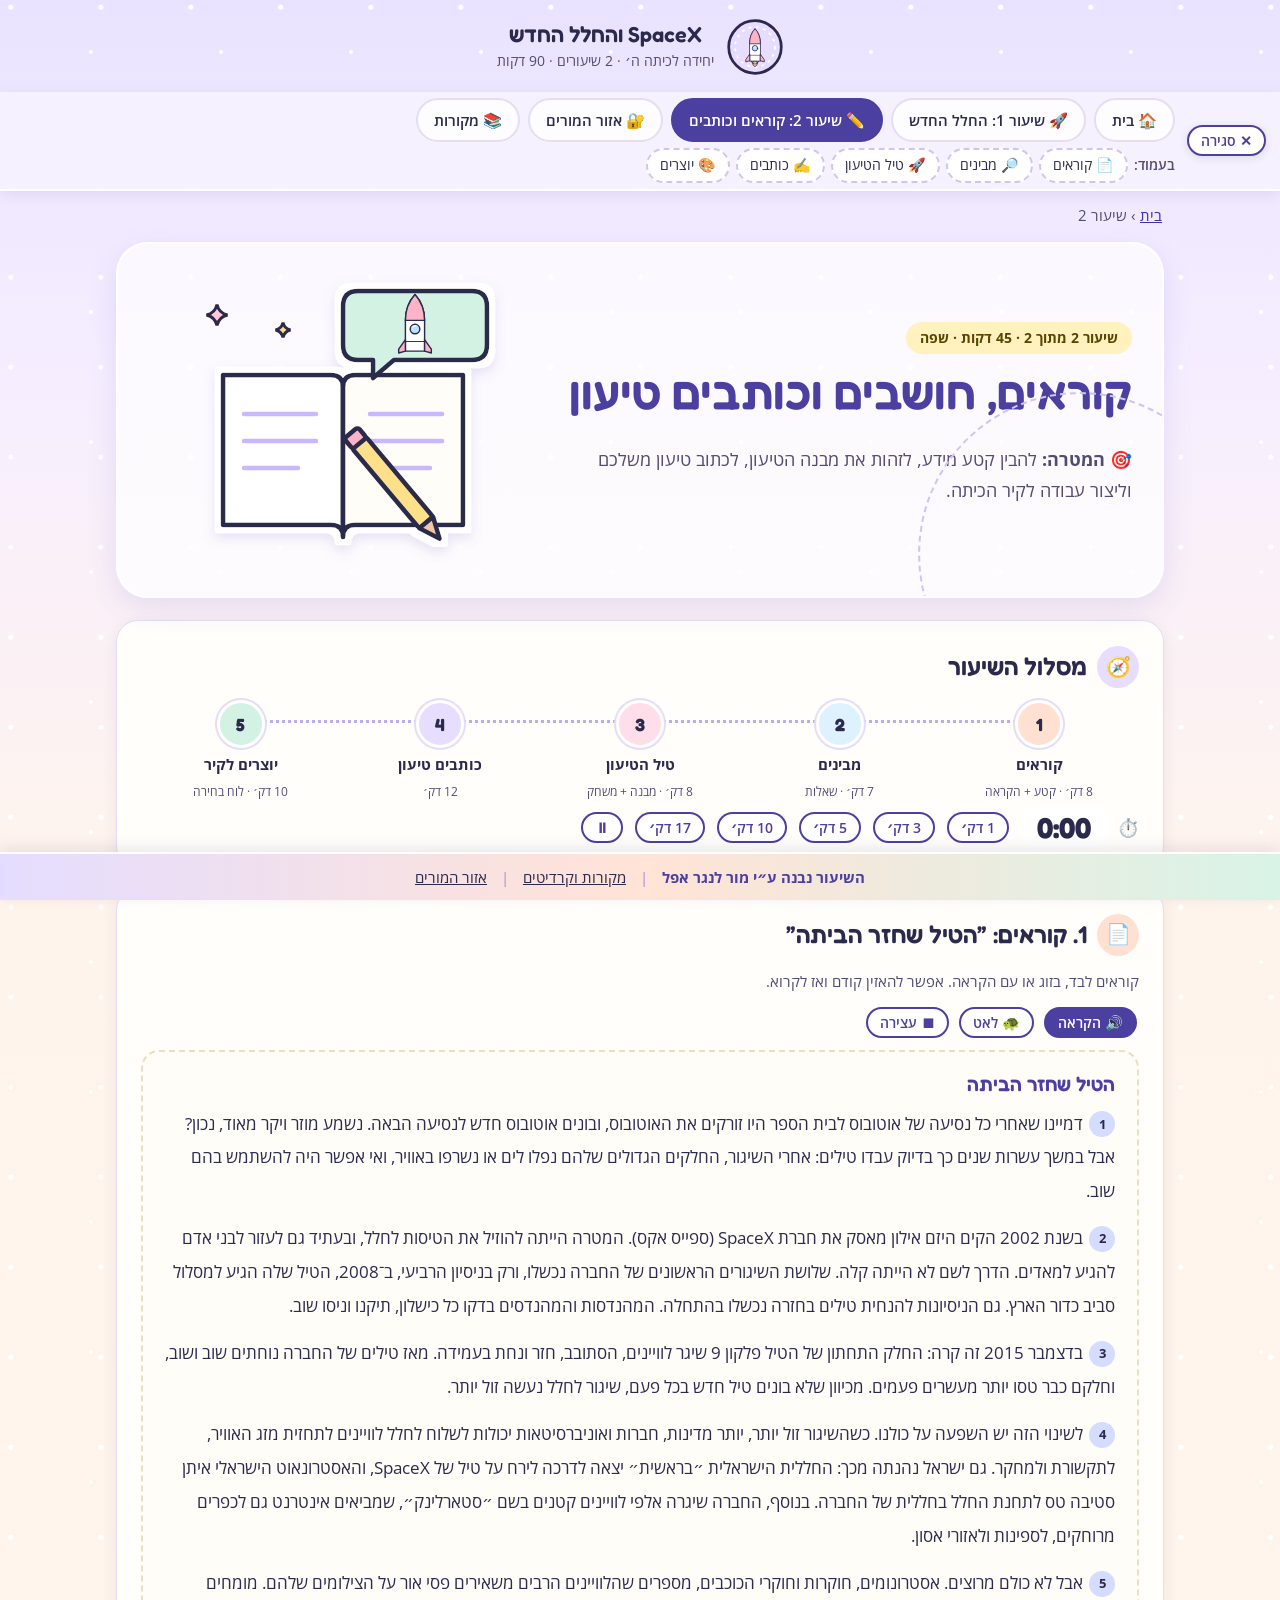
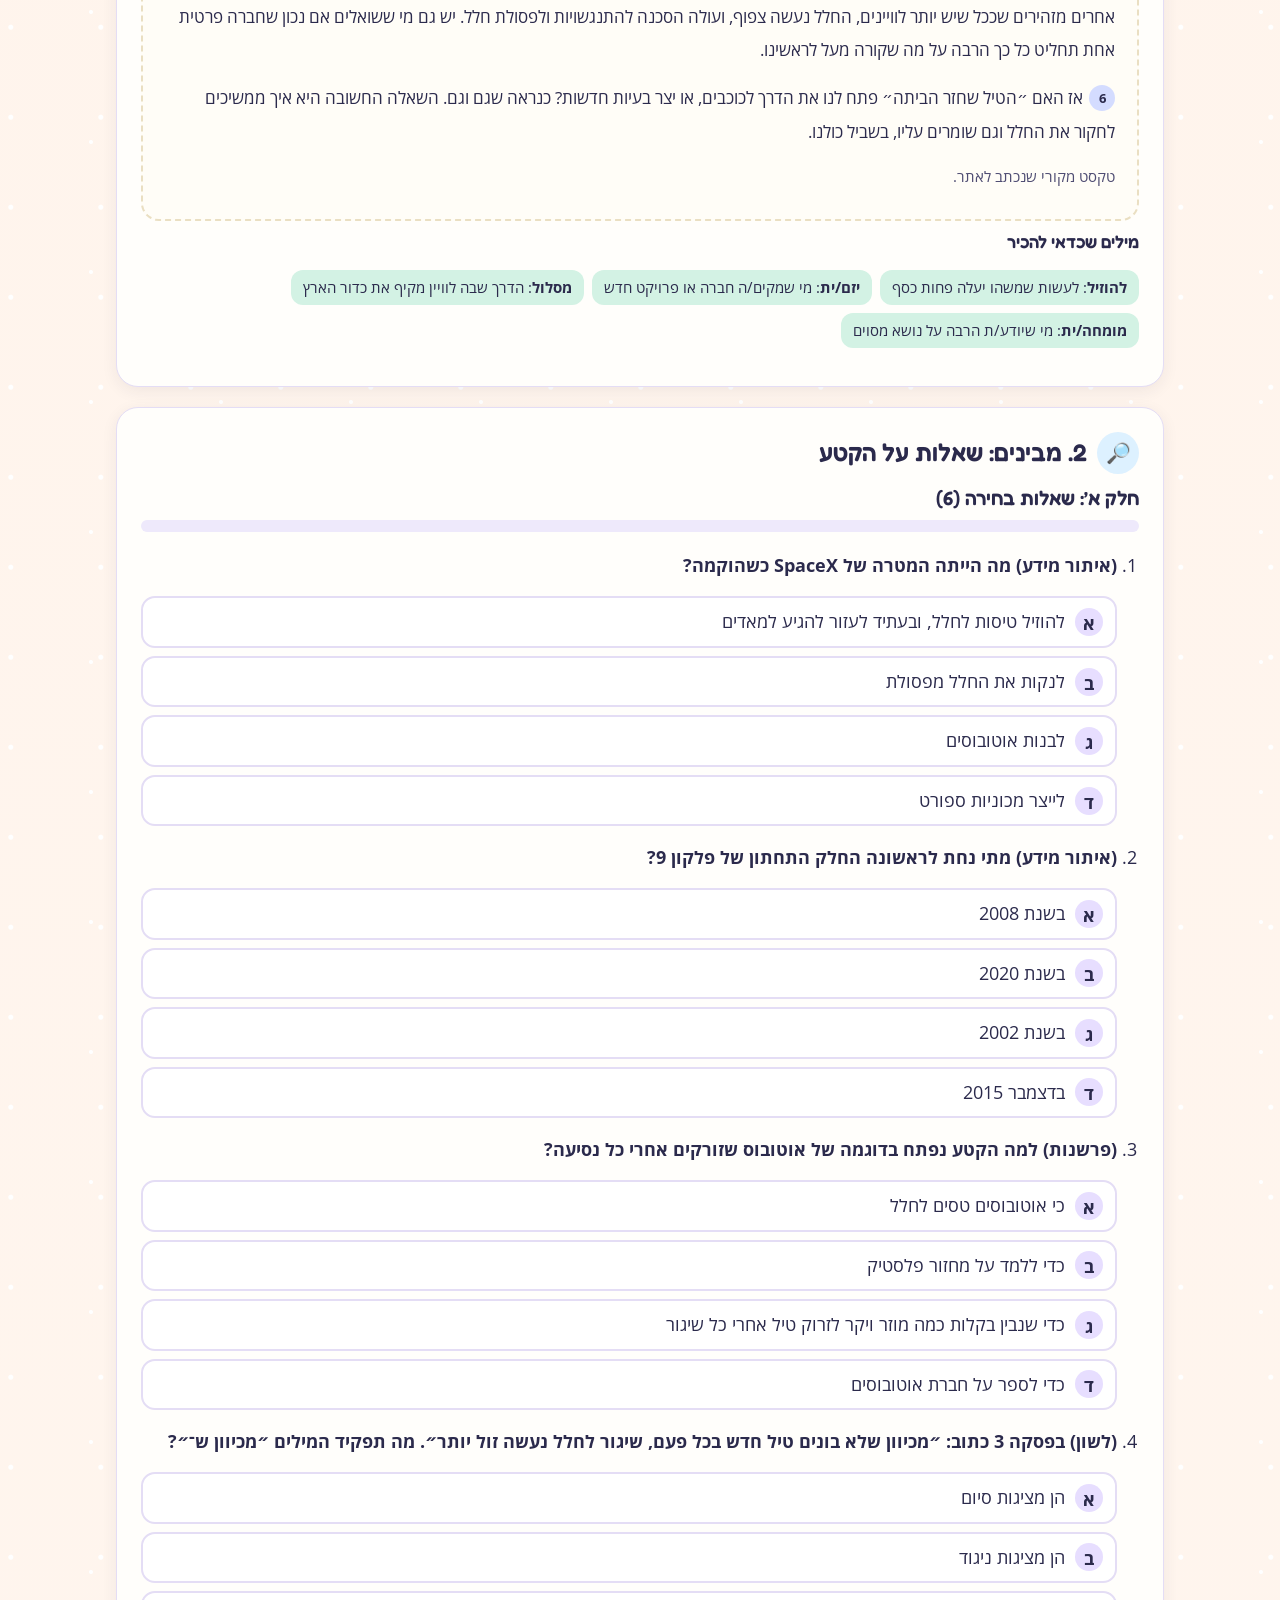
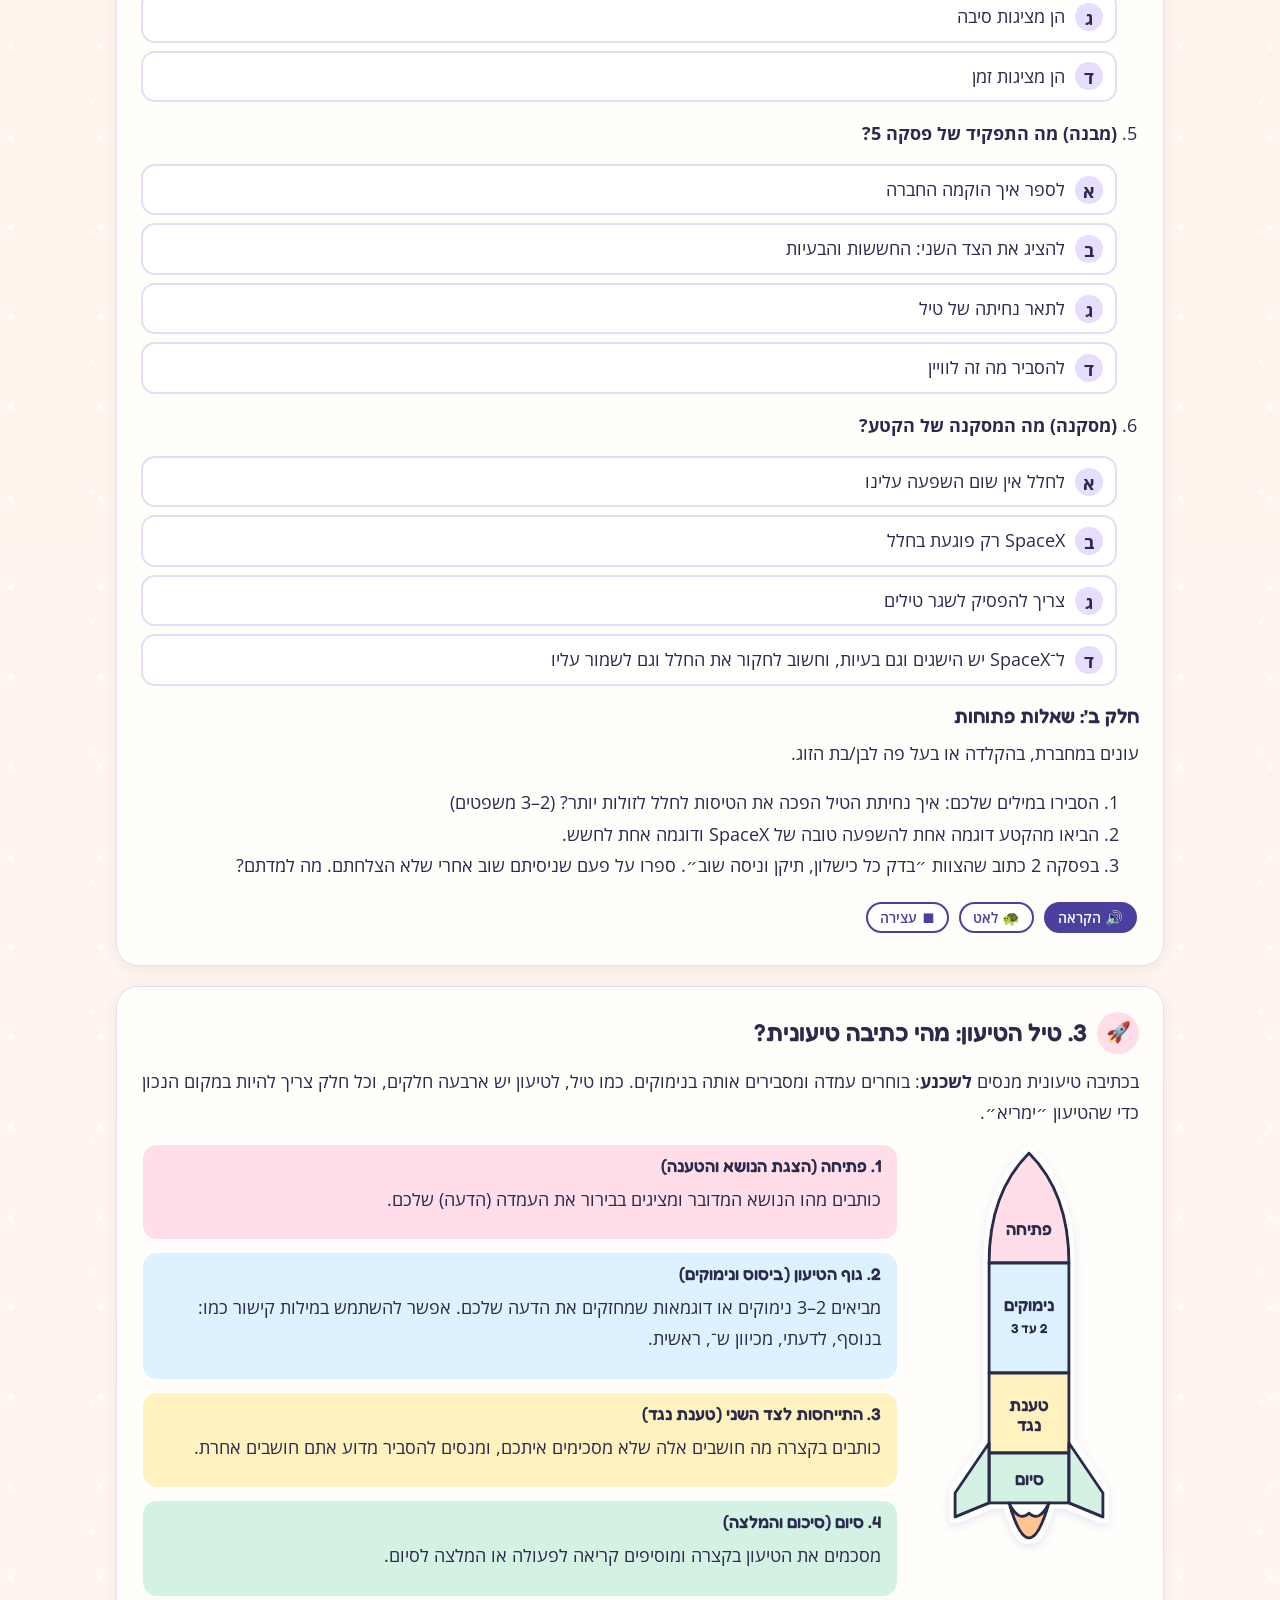
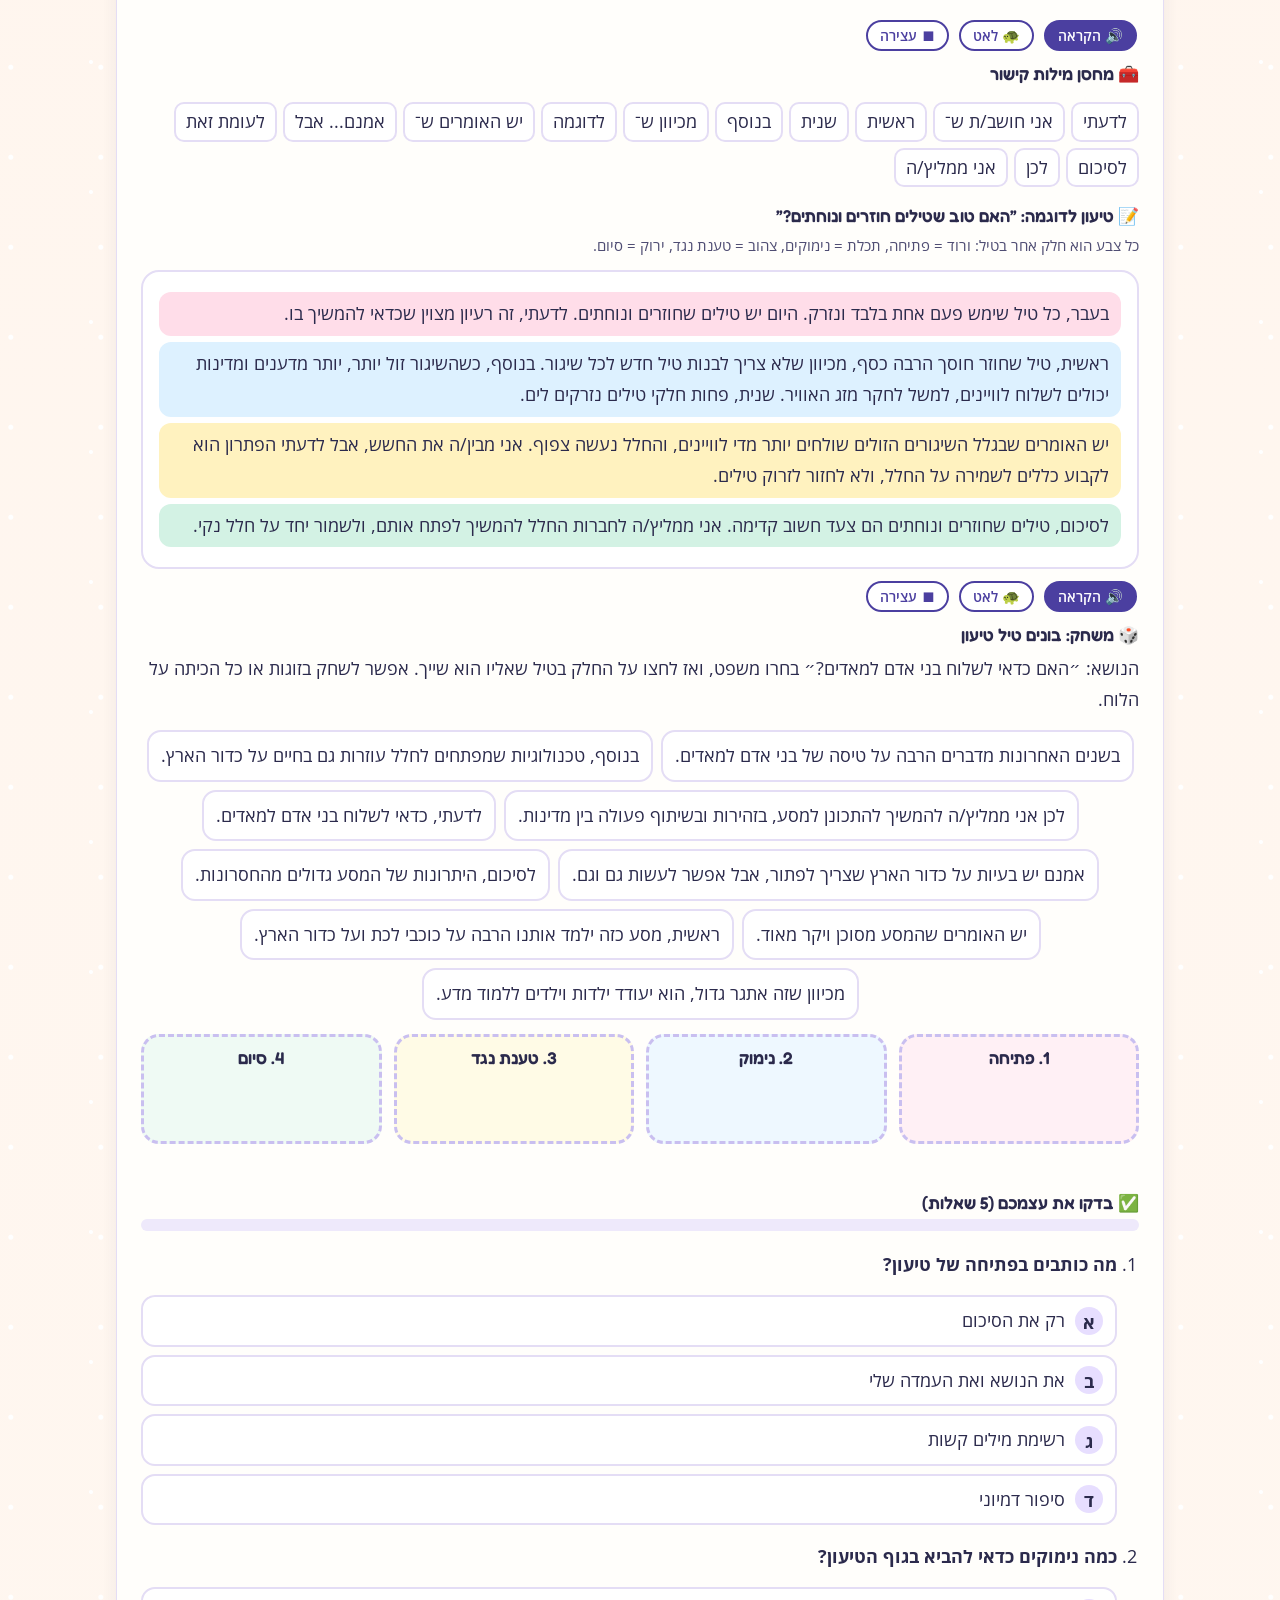
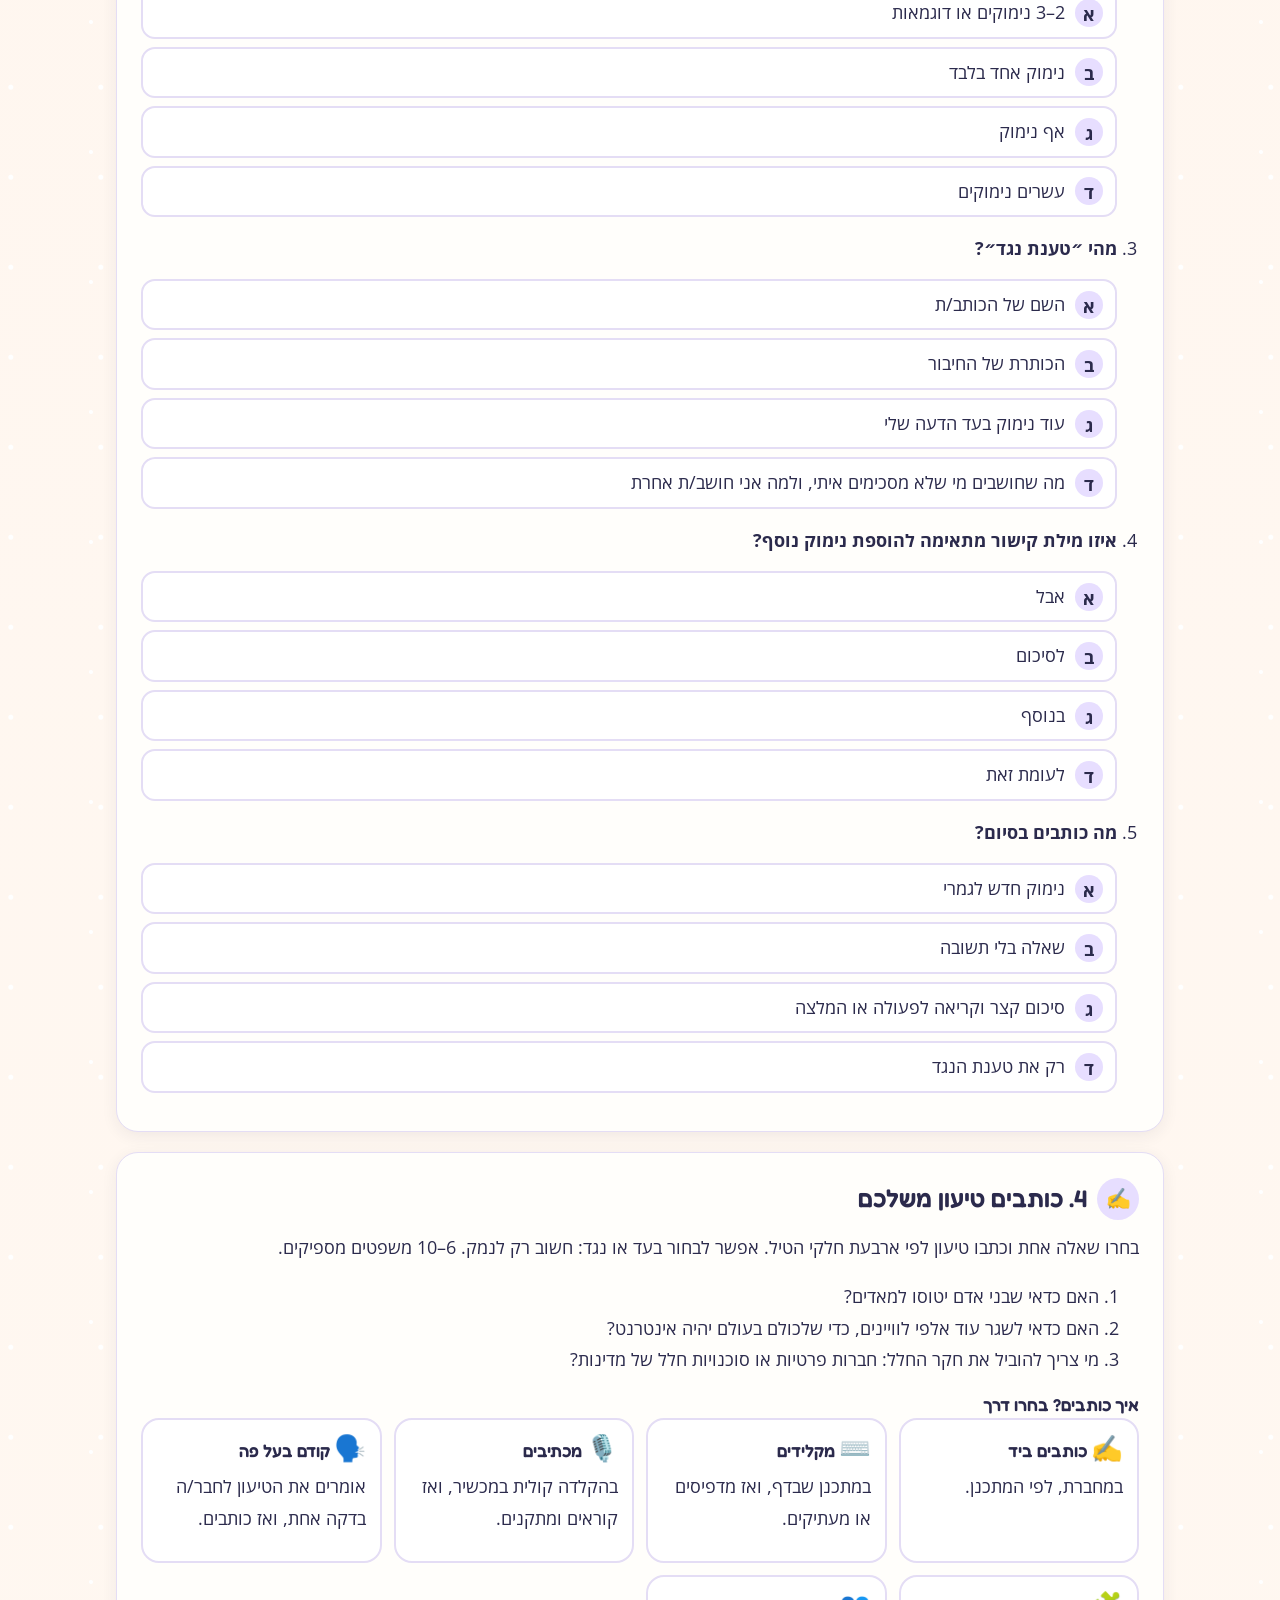
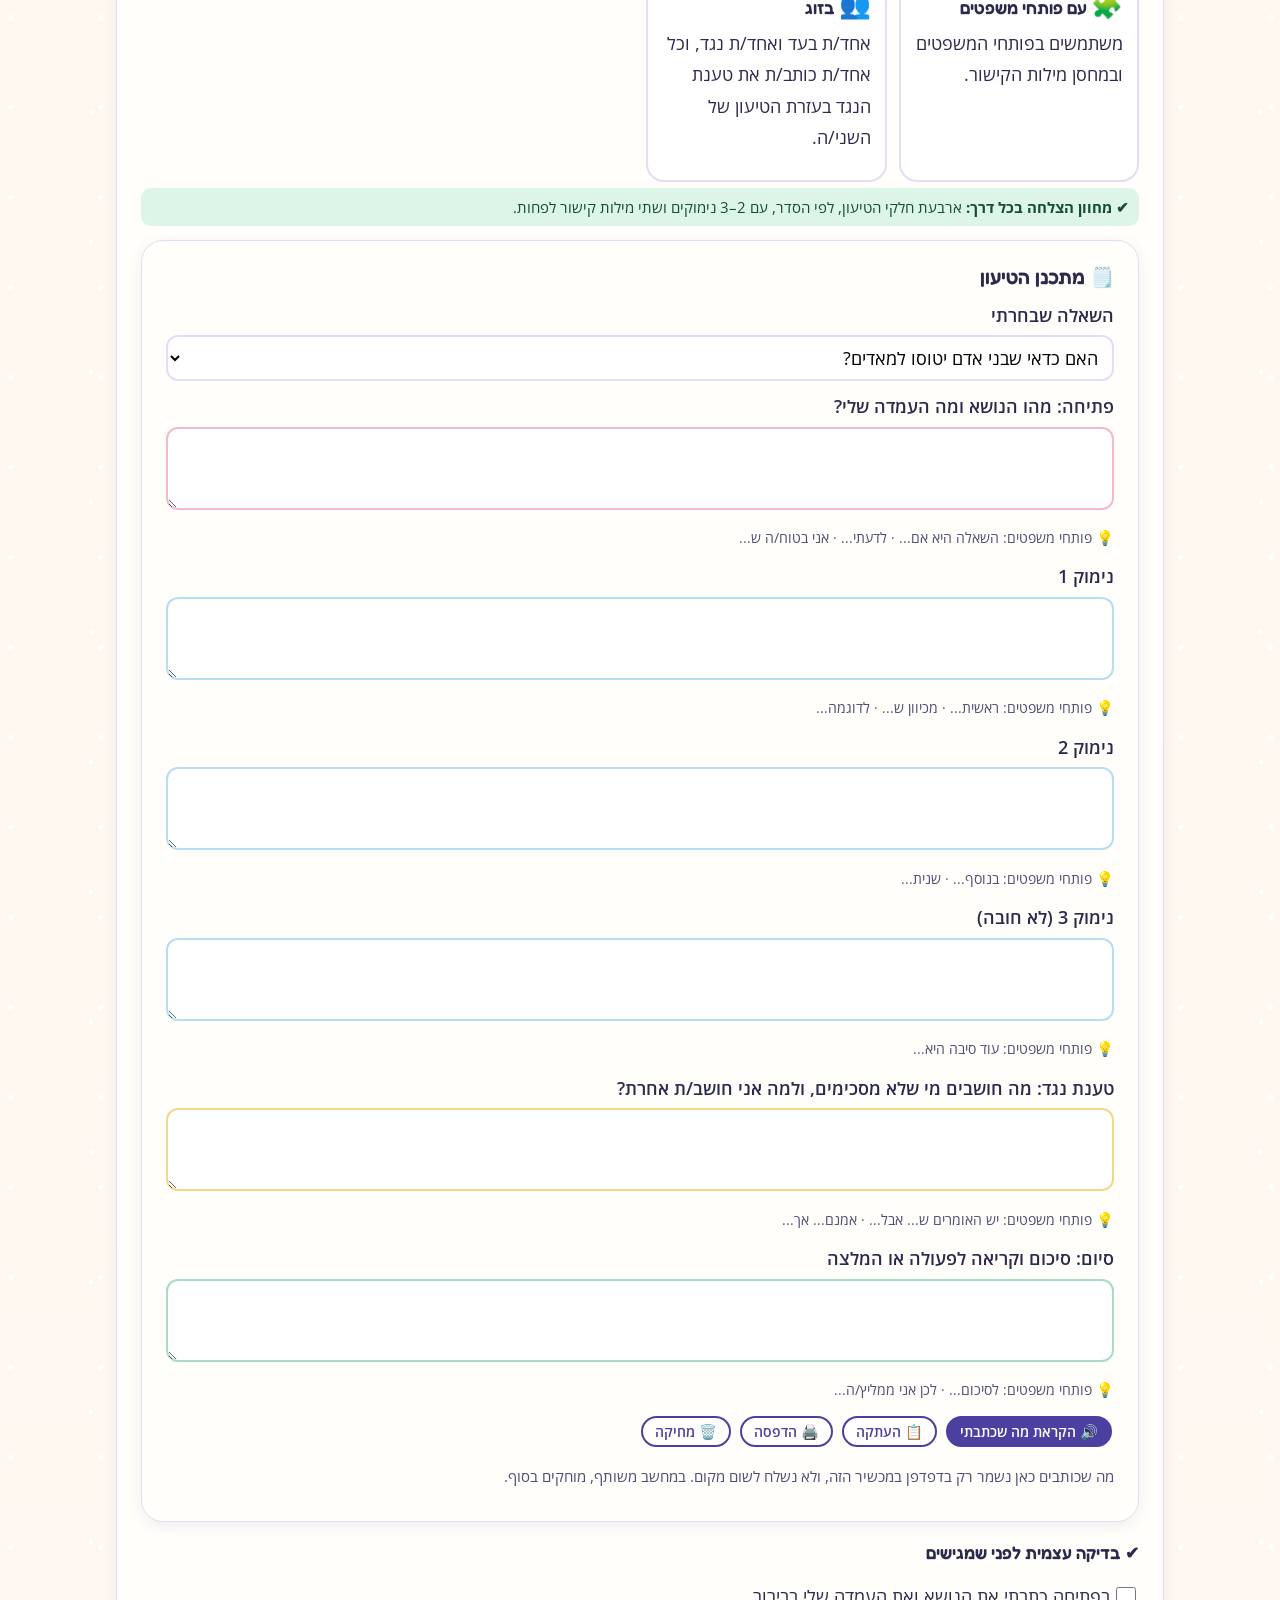
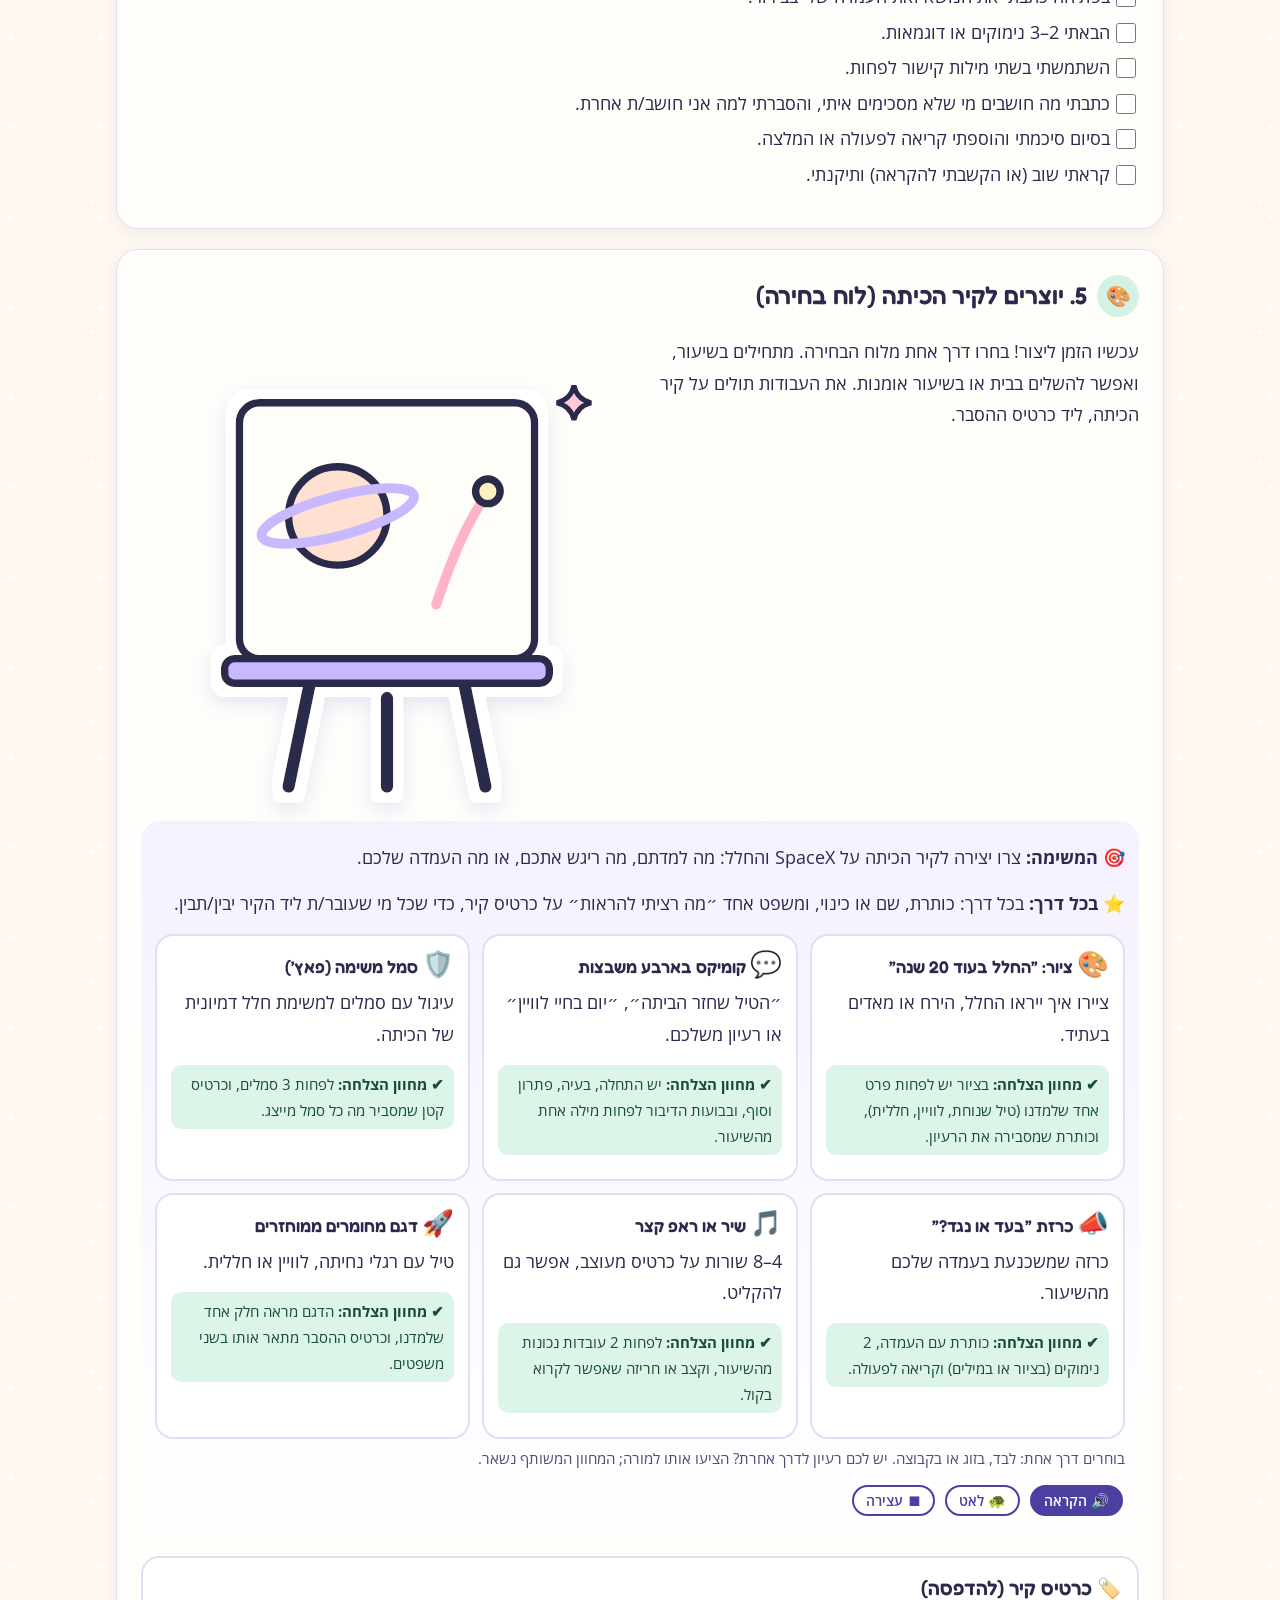
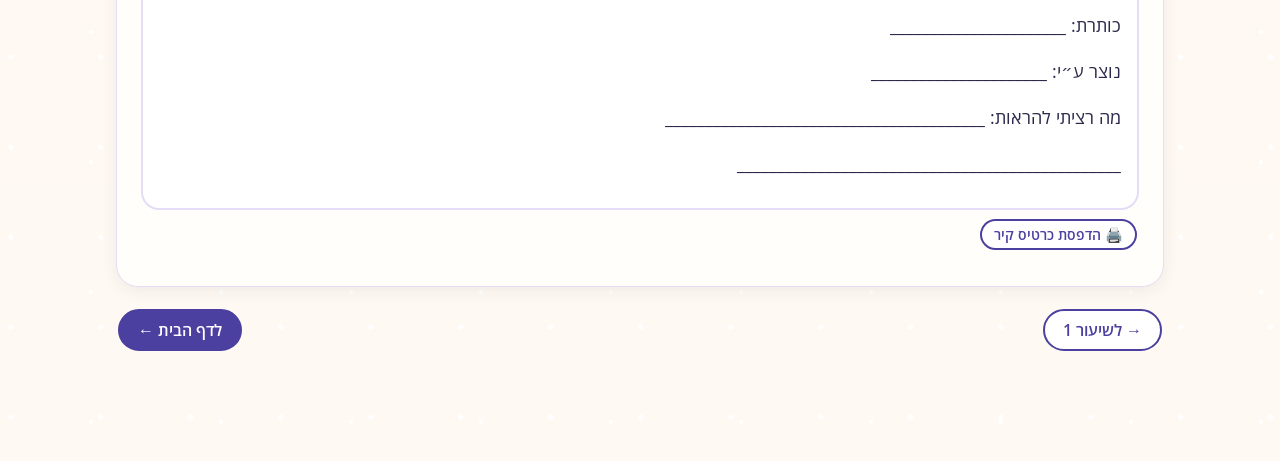
<file: lesson-2.html>
<!doctype html>
<html lang="he" dir="rtl"><head><meta charset="utf-8"><meta name="viewport" content="width=device-width,initial-scale=1">
<title>שיעור 2: קוראים וכותבים · SpaceX והחלל החדש · כיתה ה׳</title><meta name="description" content="שיעור 2: קטע קריאה על SpaceX, שאלות הבנה, מבנה הטיעון, כתיבה טיעונית ויצירה לקיר הכיתה.">
<link rel="preconnect" href="https://fonts.googleapis.com"><link rel="preconnect" href="https://fonts.gstatic.com" crossorigin>
<link href="https://fonts.googleapis.com/css2?family=Fredoka:wght@500;600;700&family=Open+Sans:wght@400;600;700&display=swap" rel="stylesheet">
<link rel="icon" href="assets/favicon.svg" type="image/svg+xml"><link rel="stylesheet" href="assets/style.css"></head>
<body><a class="skip" href="#main">דילוג לתוכן</a>
<header class="masthead"><a class="brand" href="index.html"><svg class="badge" viewBox="0 0 64 64" aria-hidden="true" focusable="false"><circle cx="32" cy="32" r="29" fill="#E7DEFF" stroke="#2B2A4C" stroke-width="3"/><circle cx="32" cy="32" r="22" fill="none" stroke="#fff" stroke-width="2" stroke-dasharray="3 5"/><g transform="translate(32 34) scale(0.3)" stroke="#2B2A4C" stroke-width="3" stroke-linejoin="round" stroke-linecap="round"><path d="M-12 46Q0 86 12 46Q6 60 0 52Q-6 60-12 46Z" fill="#FFC48F"/><path d="M-6 46Q0 70 6 46Z" fill="#FFE08A" stroke-width="2"/><path d="M-20 44V-20Q-20-52 0-74Q20-52 20-20V44Z" fill="#FFFFFF"/><path d="M-20-20Q-20-52 0-74Q20-52 20-20Z" fill="#FFB3C7"/><circle cx="0" cy="-2" r="10" fill="#BFE3FF"/><path d="M-4-6a6 6 0 0 1 6-3" fill="none" stroke="#fff" stroke-width="2.5"/><path d="M-20 20-34 40V48L-20 44ZM20 20 34 40V48L20 44Z" fill="#FFB3C7"/><path d="M-20 24h40" fill="none" stroke-width="2"/></g></svg><span><b>SpaceX והחלל החדש</b><small>יחידה לכיתה ה׳ · 2 שיעורים · 90 דקות</small></span></a></header>
<script>try{var nv=localStorage.getItem("kitaSpx5Nav");if(nv==="1"||(nv===null&&innerWidth>760))document.body.classList.add("nav-open");}catch(e){}</script>
<div class="navbar" id="navbar"><button id="nav-toggle" class="btn ghost sm" type="button" aria-expanded="false" aria-controls="nav-links">☰ תפריט</button>
<nav class="navwrap" id="nav-links" aria-label="ניווט ראשי"><div class="pillnav"><a href="index.html">🏠 בית</a><a href="lesson-1.html">🚀 שיעור 1: החלל החדש</a><a href="lesson-2.html" aria-current=page>✏️ שיעור 2: קוראים וכותבים</a><a href="teacher.html">🔐 אזור המורים</a><a href="credits.html">📚 מקורות</a></div><div class="secnav" aria-label="חלקים בעמוד"><span class="sl">בעמוד:</span><a href="#read">📄 קוראים</a><a href="#comprehension">🔎 מבינים</a><a href="#argument">🚀 טיל הטיעון</a><a href="#write">✍️ כותבים</a><a href="#create">🎨 יוצרים</a></div></nav></div>
<main id="main">
<p class="crumbs"><a href="index.html">בית</a> › שיעור 2</p><header class="hero"><div><span class="kicker">שיעור 2 מתוך 2 · 45 דקות · שפה</span><h1>קוראים, חושבים וכותבים טיעון</h1><p class="lead">🎯 <b>המטרה:</b> להבין קטע מידע, לזהות את מבנה הטיעון, לכתוב טיעון משלכם וליצור עבודה לקיר הכיתה.</p></div><svg class="art" viewBox="0 0 220 200" aria-hidden="true" focusable="false"><defs><filter id="sk-l2" x="-15%" y="-15%" width="130%" height="130%"><feMorphology in="SourceAlpha" operator="dilate" radius="4" result="d"/><feFlood flood-color="#fff"/><feComposite in2="d" operator="in" result="w"/><feGaussianBlur in="d" stdDeviation="4" result="b"/><feFlood flood-color="#7B6FC4" flood-opacity=".18"/><feComposite in2="b" operator="in" result="s"/><feOffset in="s" dy="3" result="s2"/><feMerge><feMergeNode in="s2"/><feMergeNode in="w"/><feMergeNode in="SourceGraphic"/></feMerge></filter></defs><g filter="url(#sk-l2)" stroke="#2B2A4C" stroke-width="3" stroke-linejoin="round" stroke-linecap="round"><path d="M30 70h72q8 0 8 8v100q0-8-8-8H30z" fill="#fff"/><path d="M190 70h-72q-8 0-8 8v100q0-8 8-8h72z" fill="#FFFDF7"/><path d="M44 96h48M44 114h48M44 132h36M128 96h48M128 114h48M128 132h40" stroke="#C7B8FF" stroke-width="3"/><g transform="translate(150 150) rotate(-40)"><rect x="-6" y="-46" width="12" height="70" rx="2" fill="#FFE08A"/><path d="M-6 24 0 38 6 24Z" fill="#F1C7A6"/><rect x="-6" y="-54" width="12" height="9" rx="2" fill="#FFB3C7"/></g><path d="M120 14h76q10 0 10 10v26q0 10-10 10h-52l-14 12v-12h-10q-10 0-10-10V24q0-10 10-10z" fill="#D3F2E4"/></g><g transform="translate(158 40) scale(0.32)" stroke="#2B2A4C" stroke-width="3" stroke-linejoin="round" stroke-linecap="round"><path d="M-20 44V-20Q-20-52 0-74Q20-52 20-20V44Z" fill="#FFFFFF"/><path d="M-20-20Q-20-52 0-74Q20-52 20-20Z" fill="#FFB3C7"/><circle cx="0" cy="-2" r="10" fill="#BFE3FF"/><path d="M-4-6a6 6 0 0 1 6-3" fill="none" stroke="#fff" stroke-width="2.5"/><path d="M-20 20-34 40V48L-20 44ZM20 20 34 40V48L20 44Z" fill="#FFB3C7"/><path d="M-20 24h40" fill="none" stroke-width="2"/></g><path d="M26 23Q27.26 28.74 33 30Q27.26 31.26 26 37Q24.74 31.26 19 30Q24.74 28.74 26 23Z" fill="#FFC9DA" stroke="#2B2A4C" stroke-width="2"/><path d="M70 35Q70.9 39.1 75 40Q70.9 40.9 70 45Q69.1 40.9 65 40Q69.1 39.1 70 35Z" fill="#FFE08A" stroke="#2B2A4C" stroke-width="2"/></svg></header><section class="blk "><h2 class="st"><span class="ico" aria-hidden="true">🧭</span>מסלול השיעור</h2><ol class="path"><li style="--c:#FFE0D1"><b>קוראים</b><small>8 דק׳ · קטע + הקראה</small></li><li style="--c:#DDF1FF"><b>מבינים</b><small>7 דק׳ · שאלות</small></li><li style="--c:#FFDDE9"><b>טיל הטיעון</b><small>8 דק׳ · מבנה + משחק</small></li><li style="--c:#E7DEFF"><b>כותבים טיעון</b><small>12 דק׳</small></li><li style="--c:#D3F2E4"><b>יוצרים לקיר</b><small>10 דק׳ · לוח בחירה</small></li></ol><div class="timer no-print" aria-label="שעון לכיתה"><span aria-hidden="true">⏱️</span><span class="tclock" aria-live="off">0:00</span><button type="button" class="btn ghost sm" data-min="1">1 דק׳</button><button type="button" class="btn ghost sm" data-min="3">3 דק׳</button><button type="button" class="btn ghost sm" data-min="5">5 דק׳</button><button type="button" class="btn ghost sm" data-min="10">10 דק׳</button><button type="button" class="btn ghost sm" data-min="17">17 דק׳</button><button type="button" class="btn ghost sm tstop">⏸</button></div></section><section class="blk c-peach" id="read"><h2 class="st"><span class="ico" aria-hidden="true">📄</span>1. קוראים: ״הטיל שחזר הביתה״</h2><p class="hint">קוראים לבד, בזוג או עם הקראה. אפשר להאזין קודם ואז לקרוא.</p><div class="tts-bar"><button class="btn sm" type="button" data-tts="#reading p:not(.hint)">🔊 הקראה</button><button class="btn ghost sm" type="button" data-tts="#reading p:not(.hint)" data-slow>🐢 לאט</button><button class="btn ghost sm" type="button" data-tts-stop>⏹ עצירה</button><span class="tts-note" aria-live="polite"></span></div><article class="reading" id="reading"><h3>הטיל שחזר הביתה</h3><p><span class="pn" aria-hidden="true">1</span>דמיינו שאחרי כל נסיעה של אוטובוס לבית הספר היו זורקים את האוטובוס, ובונים אוטובוס חדש לנסיעה הבאה. נשמע מוזר ויקר מאוד, נכון? אבל במשך עשרות שנים כך בדיוק עבדו טילים: אחרי השיגור, החלקים הגדולים שלהם נפלו לים או נשרפו באוויר, ואי אפשר היה להשתמש בהם שוב.</p><p><span class="pn" aria-hidden="true">2</span>בשנת 2002 הקים היזם אילון מאסק את חברת SpaceX (ספייס אקס). המטרה הייתה להוזיל את הטיסות לחלל, ובעתיד גם לעזור לבני אדם להגיע למאדים. הדרך לשם לא הייתה קלה. שלושת השיגורים הראשונים של החברה נכשלו, ורק בניסיון הרביעי, ב־2008, הטיל שלה הגיע למסלול סביב כדור הארץ. גם הניסיונות להנחית טילים בחזרה נכשלו בהתחלה. המהנדסות והמהנדסים בדקו כל כישלון, תיקנו וניסו שוב.</p><p><span class="pn" aria-hidden="true">3</span>בדצמבר 2015 זה קרה: החלק התחתון של הטיל פלקון 9 שיגר לוויינים, הסתובב, חזר ונחת בעמידה. מאז טילים של החברה נוחתים שוב ושוב, וחלקם כבר טסו יותר מעשרים פעמים. מכיוון שלא בונים טיל חדש בכל פעם, שיגור לחלל נעשה זול יותר.</p><p><span class="pn" aria-hidden="true">4</span>לשינוי הזה יש השפעה על כולנו. כשהשיגור זול יותר, יותר מדינות, חברות ואוניברסיטאות יכולות לשלוח לחלל לוויינים לתחזית מזג האוויר, לתקשורת ולמחקר. גם ישראל נהנתה מכך: החללית הישראלית ״בראשית״ יצאה לדרכה לירח על טיל של SpaceX, והאסטרונאוט הישראלי איתן סטיבה טס לתחנת החלל בחללית של החברה. בנוסף, החברה שיגרה אלפי לוויינים קטנים בשם ״סטארלינק״, שמביאים אינטרנט גם לכפרים מרוחקים, לספינות ולאזורי אסון.</p><p><span class="pn" aria-hidden="true">5</span>אבל לא כולם מרוצים. אסטרונומים, חוקרות וחוקרי הכוכבים, מספרים שהלוויינים הרבים משאירים פסי אור על הצילומים שלהם. מומחים אחרים מזהירים שככל שיש יותר לוויינים, החלל נעשה צפוף, ועולה הסכנה להתנגשויות ולפסולת חלל. יש גם מי ששואלים אם נכון שחברה פרטית אחת תחליט כל כך הרבה על מה שקורה מעל לראשינו.</p><p><span class="pn" aria-hidden="true">6</span>אז האם ״הטיל שחזר הביתה״ פתח לנו את הדרך לכוכבים, או יצר בעיות חדשות? כנראה שגם וגם. השאלה החשובה היא איך ממשיכים לחקור את החלל וגם שומרים עליו, בשביל כולנו.</p><p class="hint">טקסט מקורי שנכתב לאתר.</p></article><h4>מילים שכדאי להכיר</h4><ul class="words"><li><b>להוזיל</b>: לעשות שמשהו יעלה פחות כסף</li><li><b>יזם/ית</b>: מי שמקים/ה חברה או פרויקט חדש</li><li><b>מסלול</b>: הדרך שבה לוויין מקיף את כדור הארץ</li><li><b>מומחה/ית</b>: מי שיודע/ת הרבה על נושא מסוים</li></ul></section><section class="blk c-sky" id="comprehension"><h2 class="st"><span class="ico" aria-hidden="true">🔎</span>2. מבינים: שאלות על הקטע</h2><h3>חלק א׳: שאלות בחירה (6)</h3><script type="application/json" id="qz2">[{"q": "(איתור מידע) מה הייתה המטרה של SpaceX כשהוקמה?", "o": ["להוזיל טיסות לחלל, ובעתיד לעזור להגיע למאדים", "לבנות אוטובוסים", "לייצר מכוניות ספורט", "לנקות את החלל מפסולת"], "a": 0, "e": "כך כתוב בפסקה 2."}, {"q": "(איתור מידע) מתי נחת לראשונה החלק התחתון של פלקון 9?", "o": ["בדצמבר 2015", "בשנת 2002", "בשנת 2008", "בשנת 2020"], "a": 0, "e": "כך כתוב בתחילת פסקה 3. ב־2002 הוקמה החברה, וב־2008 הטיל שלה הגיע למסלול."}, {"q": "(פרשנות) למה הקטע נפתח בדוגמה של אוטובוס שזורקים אחרי כל נסיעה?", "o": ["כדי שנבין בקלות כמה מוזר ויקר לזרוק טיל אחרי כל שיגור", "כדי לספר על חברת אוטובוסים", "כדי ללמד על מחזור פלסטיק", "כי אוטובוסים טסים לחלל"], "a": 0, "e": "השוואה למשהו מוכר עוזרת להבין רעיון חדש."}, {"q": "(לשון) בפסקה 3 כתוב: ״מכיוון שלא בונים טיל חדש בכל פעם, שיגור לחלל נעשה זול יותר״. מה תפקיד המילים ״מכיוון ש־״?", "o": ["הן מציגות סיבה", "הן מציגות ניגוד", "הן מציגות זמן", "הן מציגות סיום"], "a": 0, "e": "״מכיוון ש־״ היא מילת קישור של סיבה, ואפשר להשתמש בה גם בכתיבה טיעונית."}, {"q": "(מבנה) מה התפקיד של פסקה 5?", "o": ["להציג את הצד השני: החששות והבעיות", "לספר איך הוקמה החברה", "לתאר נחיתה של טיל", "להסביר מה זה לוויין"], "a": 0, "e": "הפסקה נפתחת במילים ״אבל לא כולם מרוצים״, שמסמנות מעבר לצד השני."}, {"q": "(מסקנה) מה המסקנה של הקטע?", "o": ["ל־SpaceX יש הישגים וגם בעיות, וחשוב לחקור את החלל וגם לשמור עליו", "SpaceX רק פוגעת בחלל", "צריך להפסיק לשגר טילים", "לחלל אין שום השפעה עלינו"], "a": 0, "e": "בפסקה האחרונה כתוב ״כנראה שגם וגם״."}]</script><div class="quiz" data-quiz="qz2" data-title="שיעור 2: הבנת הנקרא"></div><h3>חלק ב׳: שאלות פתוחות</h3><p>עונים במחברת, בהקלדה או בעל פה לבן/בת הזוג.</p><ol id="openq"><li>הסבירו במילים שלכם: איך נחיתת הטיל הפכה את הטיסות לחלל לזולות יותר? (2–3 משפטים)</li><li>הביאו מהקטע דוגמה אחת להשפעה טובה של SpaceX ודוגמה אחת לחשש.</li><li>בפסקה 2 כתוב שהצוות ״בדק כל כישלון, תיקן וניסה שוב״. ספרו על פעם שניסיתם שוב אחרי שלא הצלחתם. מה למדתם?</li></ol><div class="tts-bar"><button class="btn sm" type="button" data-tts="#openq li">🔊 הקראה</button><button class="btn ghost sm" type="button" data-tts="#openq li" data-slow>🐢 לאט</button><button class="btn ghost sm" type="button" data-tts-stop>⏹ עצירה</button><span class="tts-note" aria-live="polite"></span></div></section><section class="blk c-pink" id="argument"><h2 class="st"><span class="ico" aria-hidden="true">🚀</span>3. טיל הטיעון: מהי כתיבה טיעונית?</h2><p>בכתיבה טיעונית מנסים <b>לשכנע</b>: בוחרים עמדה ומסבירים אותה בנימוקים. כמו טיל, לטיעון יש ארבעה חלקים, וכל חלק צריך להיות במקום הנכון כדי שהטיעון ״ימריא״.</p><div class="argwrap"><svg class="argrocket" viewBox="0 0 220 440" aria-hidden="true" focusable="false"><defs><filter id="sk-a" x="-15%" y="-15%" width="130%" height="130%"><feMorphology in="SourceAlpha" operator="dilate" radius="4" result="d"/><feFlood flood-color="#fff"/><feComposite in2="d" operator="in" result="w"/><feGaussianBlur in="d" stdDeviation="4" result="b"/><feFlood flood-color="#7B6FC4" flood-opacity=".18"/><feComposite in2="b" operator="in" result="s"/><feOffset in="s" dy="3" result="s2"/><feMerge><feMergeNode in="s2"/><feMergeNode in="w"/><feMergeNode in="SourceGraphic"/></feMerge></filter></defs><g filter="url(#sk-a)" stroke="#2B2A4C" stroke-width="3" stroke-linejoin="round"><path d="M70 120Q70 50 110 10Q150 50 150 120Z" fill="#FFDDE9"/><rect x="70" y="120" width="80" height="110" fill="#DDF1FF"/><rect x="70" y="230" width="80" height="80" fill="#FFF2BF"/><path d="M70 310h80v50H70z" fill="#D3F2E4"/><path d="M70 300 36 350v24l34-14ZM150 300l34 50v24l-34-14Z" fill="#D3F2E4"/><path d="M90 360q20 70 40 0q-10 20-20 10q-10 10-20-10z" fill="#FFC48F"/></g><g font-family="Fredoka,sans-serif" font-weight="600" font-size="17" text-anchor="middle" fill="#2B2A4C" direction="rtl"><text x="110" y="92">פתיחה</text><text x="110" y="168">נימוקים</text><text x="110" y="190" font-size="13">2 עד 3</text><text x="110" y="268">טענת</text><text x="110" y="288">נגד</text><text x="110" y="342">סיום</text></g></svg><div id="parts"><div class="part p1"><h4>1. פתיחה (הצגת הנושא והטענה)</h4><p>כותבים מהו הנושא המדובר ומציגים בבירור את העמדה (הדעה) שלכם.</p></div><div class="part p2"><h4>2. גוף הטיעון (ביסוס ונימוקים)</h4><p>מביאים 2–3 נימוקים או דוגמאות שמחזקים את הדעה שלכם. אפשר להשתמש במילות קישור כמו: בנוסף, לדעתי, מכיוון ש־, ראשית.</p></div><div class="part p3"><h4>3. התייחסות לצד השני (טענת נגד)</h4><p>כותבים בקצרה מה חושבים אלה שלא מסכימים איתכם, ומנסים להסביר מדוע אתם חושבים אחרת.</p></div><div class="part p4"><h4>4. סיום (סיכום והמלצה)</h4><p>מסכמים את הטיעון בקצרה ומוסיפים קריאה לפעולה או המלצה לסיום.</p></div></div></div><div class="tts-bar"><button class="btn sm" type="button" data-tts="#parts h4, #parts p">🔊 הקראה</button><button class="btn ghost sm" type="button" data-tts="#parts h4, #parts p" data-slow>🐢 לאט</button><button class="btn ghost sm" type="button" data-tts-stop>⏹ עצירה</button><span class="tts-note" aria-live="polite"></span></div><h4>🧰 מחסן מילות קישור</h4><ul class="conn"><li>לדעתי</li><li>אני חושב/ת ש־</li><li>ראשית</li><li>שנית</li><li>בנוסף</li><li>מכיוון ש־</li><li>לדוגמה</li><li>יש האומרים ש־</li><li>אמנם... אבל</li><li>לעומת זאת</li><li>לסיכום</li><li>לכן</li><li>אני ממליץ/ה</li></ul><h4>📝 טיעון לדוגמה: ״האם טוב שטילים חוזרים ונוחתים?״</h4><p class="hint">כל צבע הוא חלק אחר בטיל: ורוד = פתיחה, תכלת = נימוקים, צהוב = טענת נגד, ירוק = סיום.</p><div class="model card" id="model"><p class="m1">בעבר, כל טיל שימש פעם אחת בלבד ונזרק. היום יש טילים שחוזרים ונוחתים. לדעתי, זה רעיון מצוין שכדאי להמשיך בו.</p><p class="m2">ראשית, טיל שחוזר חוסך הרבה כסף, מכיוון שלא צריך לבנות טיל חדש לכל שיגור. בנוסף, כשהשיגור זול יותר, יותר מדענים ומדינות יכולים לשלוח לוויינים, למשל לחקר מזג האוויר. שנית, פחות חלקי טילים נזרקים לים.</p><p class="m3">יש האומרים שבגלל השיגורים הזולים שולחים יותר מדי לוויינים, והחלל נעשה צפוף. אני מבין/ה את החשש, אבל לדעתי הפתרון הוא לקבוע כללים לשמירה על החלל, ולא לחזור לזרוק טילים.</p><p class="m4">לסיכום, טילים שחוזרים ונוחתים הם צעד חשוב קדימה. אני ממליץ/ה לחברות החלל להמשיך לפתח אותם, ולשמור יחד על חלל נקי.</p></div><div class="tts-bar"><button class="btn sm" type="button" data-tts="#model p">🔊 הקראה</button><button class="btn ghost sm" type="button" data-tts="#model p" data-slow>🐢 לאט</button><button class="btn ghost sm" type="button" data-tts-stop>⏹ עצירה</button><span class="tts-note" aria-live="polite"></span></div><h4>🎲 משחק: בונים טיל טיעון</h4><p>הנושא: ״האם כדאי לשלוח בני אדם למאדים?״ בחרו משפט, ואז לחצו על החלק בטיל שאליו הוא שייך. אפשר לשחק בזוגות או כל הכיתה על הלוח.</p><script type="application/json" id="arg-data">{"bins": ["1. פתיחה", "2. נימוק", "3. טענת נגד", "4. סיום"], "items": [["בשנים האחרונות מדברים הרבה על טיסה של בני אדם למאדים.", 0], ["לדעתי, כדאי לשלוח בני אדם למאדים.", 0], ["ראשית, מסע כזה ילמד אותנו הרבה על כוכבי לכת ועל כדור הארץ.", 1], ["בנוסף, טכנולוגיות שמפתחים לחלל עוזרות גם בחיים על כדור הארץ.", 1], ["מכיוון שזה אתגר גדול, הוא יעודד ילדות וילדים ללמוד מדע.", 1], ["יש האומרים שהמסע מסוכן ויקר מאוד.", 2], ["אמנם יש בעיות על כדור הארץ שצריך לפתור, אבל אפשר לעשות גם וגם.", 2], ["לסיכום, היתרונות של המסע גדולים מהחסרונות.", 3], ["לכן אני ממליץ/ה להמשיך להתכונן למסע, בזהירות ובשיתוף פעולה בין מדינות.", 3]]}</script><div class="sortgame" data-src="arg-data"></div><h4>✅ בדקו את עצמכם (5 שאלות)</h4><script type="application/json" id="qz3">[{"q": "מה כותבים בפתיחה של טיעון?", "o": ["את הנושא ואת העמדה שלי", "רק את הסיכום", "סיפור דמיוני", "רשימת מילים קשות"], "a": 0, "e": "בפתיחה מציגים את הנושא ואת הדעה שלכם בבירור."}, {"q": "כמה נימוקים כדאי להביא בגוף הטיעון?", "o": ["2–3 נימוקים או דוגמאות", "אף נימוק", "נימוק אחד בלבד", "עשרים נימוקים"], "a": 0, "e": "2–3 נימוקים חזקים, עם דוגמאות, משכנעים יותר."}, {"q": "מהי ״טענת נגד״?", "o": ["מה שחושבים מי שלא מסכימים איתי, ולמה אני חושב/ת אחרת", "עוד נימוק בעד הדעה שלי", "השם של הכותב/ת", "הכותרת של החיבור"], "a": 0, "e": "כשמתייחסים לצד השני, הטיעון נשמע הוגן וחזק יותר."}, {"q": "איזו מילת קישור מתאימה להוספת נימוק נוסף?", "o": ["בנוסף", "לסיכום", "לעומת זאת", "אבל"], "a": 0, "e": "״בנוסף״ מוסיפה רעיון. ״לסיכום״ פותחת סיום, ו״לעומת זאת״ ו״אבל״ מציגות ניגוד."}, {"q": "מה כותבים בסיום?", "o": ["סיכום קצר וקריאה לפעולה או המלצה", "נימוק חדש לגמרי", "שאלה בלי תשובה", "רק את טענת הנגד"], "a": 0, "e": "הסיום מזכיר את העמדה וממליץ מה לעשות."}]</script><div class="quiz" data-quiz="qz3" data-title="שיעור 2: מבנה הטיעון"></div></section><section class="blk " id="write"><h2 class="st"><span class="ico" aria-hidden="true">✍️</span>4. כותבים טיעון משלכם</h2><p>בחרו שאלה אחת וכתבו טיעון לפי ארבעת חלקי הטיל. אפשר לבחור בעד או נגד: חשוב רק לנמק. 6–10 משפטים מספיקים.</p><ol><li>האם כדאי שבני אדם יטוסו למאדים?</li><li>האם כדאי לשגר עוד אלפי לוויינים, כדי שלכולם בעולם יהיה אינטרנט?</li><li>מי צריך להוביל את חקר החלל: חברות פרטיות או סוכנויות חלל של מדינות?</li></ol><h4>איך כותבים? בחרו דרך</h4><div class="cb-grid" id="writeways"><div class="cb-opt"><h4><span class="em" aria-hidden="true">✍️</span> כותבים ביד</h4><p>במחברת, לפי המתכנן.</p></div><div class="cb-opt"><h4><span class="em" aria-hidden="true">⌨️</span> מקלידים</h4><p>במתכנן שבדף, ואז מדפיסים או מעתיקים.</p></div><div class="cb-opt"><h4><span class="em" aria-hidden="true">🎙️</span> מכתיבים</h4><p>בהקלדה קולית במכשיר, ואז קוראים ומתקנים.</p></div><div class="cb-opt"><h4><span class="em" aria-hidden="true">🗣️</span> קודם בעל פה</h4><p>אומרים את הטיעון לחבר/ה בדקה אחת, ואז כותבים.</p></div><div class="cb-opt"><h4><span class="em" aria-hidden="true">🧩</span> עם פותחי משפטים</h4><p>משתמשים בפותחי המשפטים ובמחסן מילות הקישור.</p></div><div class="cb-opt"><h4><span class="em" aria-hidden="true">👥</span> בזוג</h4><p>אחד/ת בעד ואחד/ת נגד, וכל אחד/ת כותב/ת את טענת הנגד בעזרת הטיעון של השני/ה.</p></div></div><p class="cb-crit"><b>✔ מחוון הצלחה בכל דרך:</b> ארבעת חלקי הטיעון, לפי הסדר, עם 2–3 נימוקים ושתי מילות קישור לפחות.</p><div class="blk planner" id="planner" style="margin-top:14px"><h3>🗒️ מתכנן הטיעון</h3><label for="pl0">השאלה שבחרתי</label><select id="pl0"><option value="האם כדאי שבני אדם יטוסו למאדים?">האם כדאי שבני אדם יטוסו למאדים?</option><option value="האם כדאי לשגר עוד אלפי לוויינים, כדי שלכולם בעולם יהיה אינטרנט?">האם כדאי לשגר עוד אלפי לוויינים, כדי שלכולם בעולם יהיה אינטרנט?</option><option value="מי צריך להוביל את חקר החלל: חברות פרטיות או סוכנויות חלל של מדינות?">מי צריך להוביל את חקר החלל: חברות פרטיות או סוכנויות חלל של מדינות?</option><option value="נושא אחר (באישור המורה)">נושא אחר (באישור המורה)</option></select><label for="pl1">פתיחה: מהו הנושא ומה העמדה שלי?</label><textarea id="pl1" class="f1"></textarea><p class="starters">💡 פותחי משפטים: השאלה היא אם... · לדעתי... · אני בטוח/ה ש...</p><label for="pl2">נימוק 1</label><textarea id="pl2" class="f2"></textarea><p class="starters">💡 פותחי משפטים: ראשית... · מכיוון ש... · לדוגמה...</p><label for="pl3">נימוק 2</label><textarea id="pl3" class="f2"></textarea><p class="starters">💡 פותחי משפטים: בנוסף... · שנית...</p><label for="pl4">נימוק 3 (לא חובה)</label><textarea id="pl4" class="f2"></textarea><p class="starters">💡 פותחי משפטים: עוד סיבה היא...</p><label for="pl5">טענת נגד: מה חושבים מי שלא מסכימים, ולמה אני חושב/ת אחרת?</label><textarea id="pl5" class="f3"></textarea><p class="starters">💡 פותחי משפטים: יש האומרים ש... אבל... · אמנם... אך...</p><label for="pl6">סיום: סיכום וקריאה לפעולה או המלצה</label><textarea id="pl6" class="f4"></textarea><p class="starters">💡 פותחי משפטים: לסיכום... · לכן אני ממליץ/ה...</p><p><button type="button" class="btn sm" id="plan-read">🔊 הקראת מה שכתבתי</button> <button type="button" class="btn ghost sm" id="plan-copy">📋 העתקה</button> <button type="button" class="btn ghost sm" data-print="#planner">🖨️ הדפסה</button> <button type="button" class="btn ghost sm" id="plan-clear">🗑️ מחיקה</button></p><p class="hint" id="plan-note" aria-live="polite">מה שכותבים כאן נשמר רק בדפדפן במכשיר הזה, ולא נשלח לשום מקום. במחשב משותף, מוחקים בסוף.</p></div><h4>✔ בדיקה עצמית לפני שמגישים</h4><ul class="checklist"><li><input type="checkbox" id="ca0" data-done="arg0"><label for="ca0">בפתיחה כתבתי את הנושא ואת העמדה שלי בבירור.</label></li><li><input type="checkbox" id="ca1" data-done="arg1"><label for="ca1">הבאתי 2–3 נימוקים או דוגמאות.</label></li><li><input type="checkbox" id="ca2" data-done="arg2"><label for="ca2">השתמשתי בשתי מילות קישור לפחות.</label></li><li><input type="checkbox" id="ca3" data-done="arg3"><label for="ca3">כתבתי מה חושבים מי שלא מסכימים איתי, והסברתי למה אני חושב/ת אחרת.</label></li><li><input type="checkbox" id="ca4" data-done="arg4"><label for="ca4">בסיום סיכמתי והוספתי קריאה לפעולה או המלצה.</label></li><li><input type="checkbox" id="ca5" data-done="arg5"><label for="ca5">קראתי שוב (או הקשבתי להקראה) ותיקנתי.</label></li></ul></section><section class="blk c-mint" id="create"><h2 class="st"><span class="ico" aria-hidden="true">🎨</span>5. יוצרים לקיר הכיתה (לוח בחירה)</h2><div class="two"><div><p>עכשיו הזמן ליצור! בחרו דרך אחת מלוח הבחירה. מתחילים בשיעור, ואפשר להשלים בבית או בשיעור אומנות. את העבודות תולים על קיר הכיתה, ליד כרטיס ההסבר.</p></div><svg class="art" viewBox="0 0 200 200" aria-hidden="true" focusable="false"><defs><filter id="sk-e" x="-15%" y="-15%" width="130%" height="130%"><feMorphology in="SourceAlpha" operator="dilate" radius="4" result="d"/><feFlood flood-color="#fff"/><feComposite in2="d" operator="in" result="w"/><feGaussianBlur in="d" stdDeviation="4" result="b"/><feFlood flood-color="#7B6FC4" flood-opacity=".18"/><feComposite in2="b" operator="in" result="s"/><feOffset in="s" dy="3" result="s2"/><feMerge><feMergeNode in="s2"/><feMergeNode in="w"/><feMergeNode in="SourceGraphic"/></feMerge></filter></defs><g filter="url(#sk-e)" stroke="#2B2A4C" stroke-width="3" stroke-linejoin="round" stroke-linecap="round"><path d="M60 186 90 40M140 186 110 40M100 150v36" fill="none" stroke-width="5"/><rect x="40" y="30" width="120" height="104" rx="8" fill="#FFFDF7"/><circle cx="80" cy="76" r="20" fill="#FFE0D1"/><ellipse cx="80" cy="76" rx="32" ry="8" fill="none" stroke="#C7B8FF" stroke-width="4" transform="rotate(-15 80 76)"/><path d="M120 112q10-30 20-44" fill="none" stroke="#FFB3C7" stroke-width="4"/><circle cx="141" cy="66" r="5" fill="#FFF2BF"/><rect x="34" y="134" width="132" height="10" rx="4" fill="#C7B8FF"/></g><path d="M176 23Q177.26 28.74 183 30Q177.26 31.26 176 37Q174.74 31.26 169 30Q174.74 28.74 176 23Z" fill="#FFC9DA" stroke="#2B2A4C" stroke-width="2"/></svg></div><div class="cboard" id="cb2"><p class="cb-task"><b>🎯 המשימה:</b> צרו יצירה לקיר הכיתה על SpaceX והחלל: מה למדתם, מה ריגש אתכם, או מה העמדה שלכם.</p><p class="cb-shared"><b>⭐ בכל דרך:</b> בכל דרך: כותרת, שם או כינוי, ומשפט אחד ״מה רציתי להראות״ על כרטיס קיר, כדי שכל מי שעובר/ת ליד הקיר יבין/תבין.</p><div class="cb-grid"><div class="cb-opt"><h4><span class="em" aria-hidden="true">🎨</span> ציור: ״החלל בעוד 20 שנה״</h4><p>ציירו איך ייראו החלל, הירח או מאדים בעתיד.</p><p class="cb-crit"><b>✔ מחוון הצלחה:</b> בציור יש לפחות פרט אחד שלמדנו (טיל שנוחת, לוויין, חללית), וכותרת שמסבירה את הרעיון.</p></div><div class="cb-opt"><h4><span class="em" aria-hidden="true">💬</span> קומיקס בארבע משבצות</h4><p>״הטיל שחזר הביתה״, ״יום בחיי לוויין״ או רעיון משלכם.</p><p class="cb-crit"><b>✔ מחוון הצלחה:</b> יש התחלה, בעיה, פתרון וסוף, ובבועות הדיבור לפחות מילה אחת מהשיעור.</p></div><div class="cb-opt"><h4><span class="em" aria-hidden="true">🛡️</span> סמל משימה (פאץ׳)</h4><p>עיגול עם סמלים למשימת חלל דמיונית של הכיתה.</p><p class="cb-crit"><b>✔ מחוון הצלחה:</b> לפחות 3 סמלים, וכרטיס קטן שמסביר מה כל סמל מייצג.</p></div><div class="cb-opt"><h4><span class="em" aria-hidden="true">📣</span> כרזת ״בעד או נגד?״</h4><p>כרזה שמשכנעת בעמדה שלכם מהשיעור.</p><p class="cb-crit"><b>✔ מחוון הצלחה:</b> כותרת עם העמדה, 2 נימוקים (בציור או במילים) וקריאה לפעולה.</p></div><div class="cb-opt"><h4><span class="em" aria-hidden="true">🎵</span> שיר או ראפ קצר</h4><p>4–8 שורות על כרטיס מעוצב, אפשר גם להקליט.</p><p class="cb-crit"><b>✔ מחוון הצלחה:</b> לפחות 2 עובדות נכונות מהשיעור, וקצב או חריזה שאפשר לקרוא בקול.</p></div><div class="cb-opt"><h4><span class="em" aria-hidden="true">🚀</span> דגם מחומרים ממוחזרים</h4><p>טיל עם רגלי נחיתה, לוויין או חללית.</p><p class="cb-crit"><b>✔ מחוון הצלחה:</b> הדגם מראה חלק אחד שלמדנו, וכרטיס ההסבר מתאר אותו בשני משפטים.</p></div></div><p class="hint">בוחרים דרך אחת: לבד, בזוג או בקבוצה. יש לכם רעיון לדרך אחרת? הציעו אותו למורה; המחוון המשותף נשאר.</p><div class="tts-bar"><button class="btn sm" type="button" data-tts="#cb2 .cb-task, #cb2 .cb-opt h4, #cb2 .cb-opt p">🔊 הקראה</button><button class="btn ghost sm" type="button" data-tts="#cb2 .cb-task, #cb2 .cb-opt h4, #cb2 .cb-opt p" data-slow>🐢 לאט</button><button class="btn ghost sm" type="button" data-tts-stop>⏹ עצירה</button><span class="tts-note" aria-live="polite"></span></div></div><div class="card" id="wallcard" style="margin-top:14px"><h3>🏷️ כרטיס קיר (להדפסה)</h3><p>כותרת: ______________________</p><p>נוצר ע״י: ______________________</p><p>מה רציתי להראות: ________________________________________</p><p>________________________________________________</p></div><p><button class="btn ghost sm" type="button" data-print="#wallcard">🖨️ הדפסת כרטיס קיר</button></p></section><nav class="pager"><a class="btn ghost" href="lesson-1.html">→ לשיעור 1</a><a class="btn" href="index.html">לדף הבית ←</a></nav>
</main>
<footer class="site-foot" role="contentinfo"><span class="made">השיעור נבנה ע״י מור לנגר אפל</span><span class="sep">|</span><a href="credits.html">מקורות וקרדיטים</a><span class="sep">|</span><a href="teacher.html">אזור המורים</a></footer>
<script src="assets/app.js"></script></body></html>
</file>
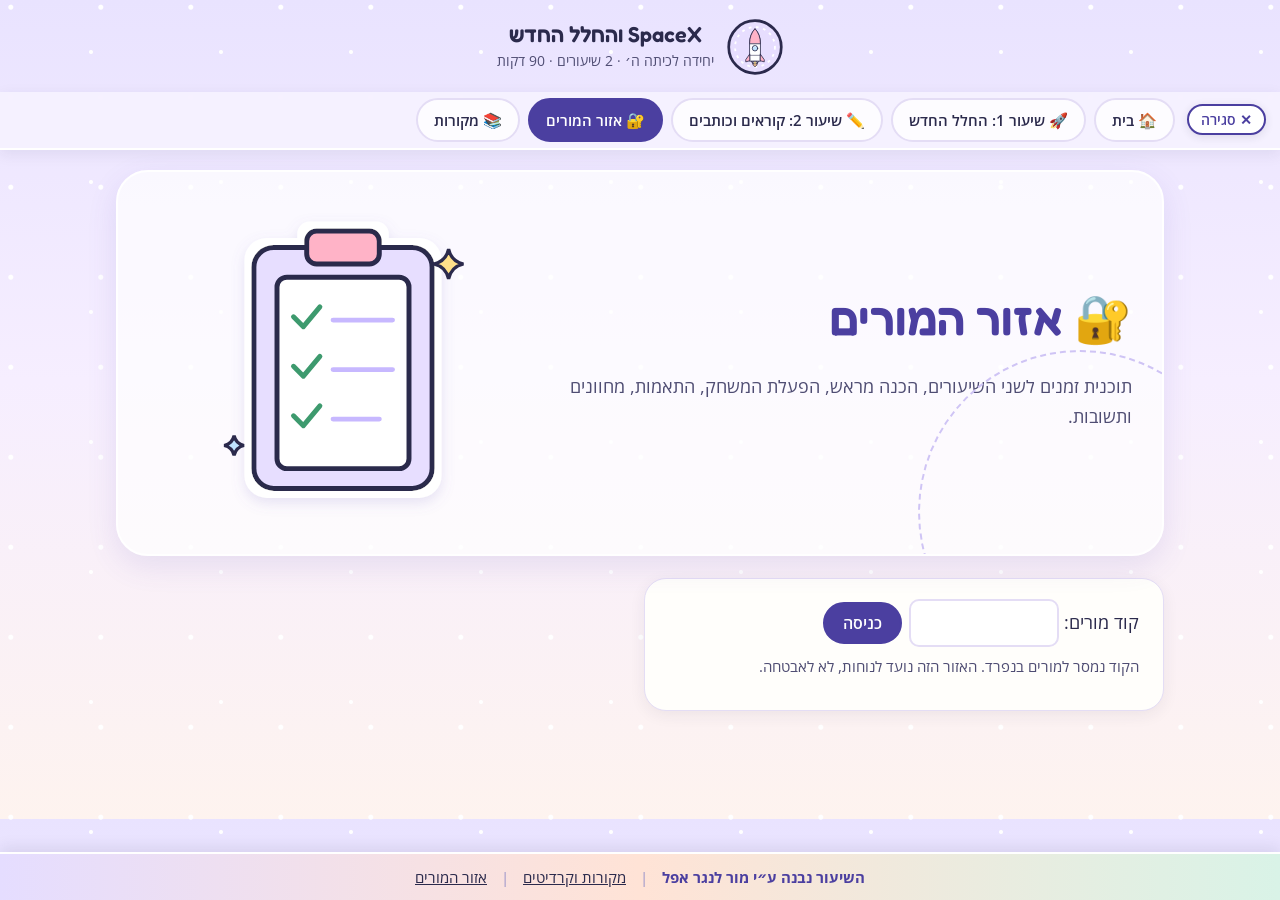
<file: teacher.html>
<!doctype html>
<html lang="he" dir="rtl"><head><meta charset="utf-8"><meta name="viewport" content="width=device-width,initial-scale=1">
<title>אזור המורים · SpaceX והחלל החדש · כיתה ה׳</title><meta name="description" content="יחידה של שני שיעורים לכיתה ה׳ על SpaceX והשפעתה על החלל ועל האנושות: סרטונים קצרים, משחק כיתתי, קריאה, כתיבה טיעונית ויצירה.">
<link rel="preconnect" href="https://fonts.googleapis.com"><link rel="preconnect" href="https://fonts.gstatic.com" crossorigin>
<link href="https://fonts.googleapis.com/css2?family=Fredoka:wght@500;600;700&family=Open+Sans:wght@400;600;700&display=swap" rel="stylesheet">
<link rel="icon" href="assets/favicon.svg" type="image/svg+xml"><link rel="stylesheet" href="assets/style.css"></head>
<body><a class="skip" href="#main">דילוג לתוכן</a>
<header class="masthead"><a class="brand" href="index.html"><svg class="badge" viewBox="0 0 64 64" aria-hidden="true" focusable="false"><circle cx="32" cy="32" r="29" fill="#E7DEFF" stroke="#2B2A4C" stroke-width="3"/><circle cx="32" cy="32" r="22" fill="none" stroke="#fff" stroke-width="2" stroke-dasharray="3 5"/><g transform="translate(32 34) scale(0.3)" stroke="#2B2A4C" stroke-width="3" stroke-linejoin="round" stroke-linecap="round"><path d="M-12 46Q0 86 12 46Q6 60 0 52Q-6 60-12 46Z" fill="#FFC48F"/><path d="M-6 46Q0 70 6 46Z" fill="#FFE08A" stroke-width="2"/><path d="M-20 44V-20Q-20-52 0-74Q20-52 20-20V44Z" fill="#FFFFFF"/><path d="M-20-20Q-20-52 0-74Q20-52 20-20Z" fill="#FFB3C7"/><circle cx="0" cy="-2" r="10" fill="#BFE3FF"/><path d="M-4-6a6 6 0 0 1 6-3" fill="none" stroke="#fff" stroke-width="2.5"/><path d="M-20 20-34 40V48L-20 44ZM20 20 34 40V48L20 44Z" fill="#FFB3C7"/><path d="M-20 24h40" fill="none" stroke-width="2"/></g></svg><span><b>SpaceX והחלל החדש</b><small>יחידה לכיתה ה׳ · 2 שיעורים · 90 דקות</small></span></a></header>
<script>try{var nv=localStorage.getItem("kitaSpx5Nav");if(nv==="1"||(nv===null&&innerWidth>760))document.body.classList.add("nav-open");}catch(e){}</script>
<div class="navbar" id="navbar"><button id="nav-toggle" class="btn ghost sm" type="button" aria-expanded="false" aria-controls="nav-links">☰ תפריט</button>
<nav class="navwrap" id="nav-links" aria-label="ניווט ראשי"><div class="pillnav"><a href="index.html">🏠 בית</a><a href="lesson-1.html">🚀 שיעור 1: החלל החדש</a><a href="lesson-2.html">✏️ שיעור 2: קוראים וכותבים</a><a href="teacher.html" aria-current=page>🔐 אזור המורים</a><a href="credits.html">📚 מקורות</a></div></nav></div>
<main id="main">
<header class="hero"><div><h1>🔐 אזור המורים</h1><p class="lead">תוכנית זמנים לשני השיעורים, הכנה מראש, הפעלת המשחק, התאמות, מחוונים ותשובות.</p></div><svg class="art" viewBox="0 0 200 200" aria-hidden="true" focusable="false"><defs><filter id="sk-t" x="-15%" y="-15%" width="130%" height="130%"><feMorphology in="SourceAlpha" operator="dilate" radius="4" result="d"/><feFlood flood-color="#fff"/><feComposite in2="d" operator="in" result="w"/><feGaussianBlur in="d" stdDeviation="4" result="b"/><feFlood flood-color="#7B6FC4" flood-opacity=".18"/><feComposite in2="b" operator="in" result="s"/><feOffset in="s" dy="3" result="s2"/><feMerge><feMergeNode in="s2"/><feMergeNode in="w"/><feMergeNode in="SourceGraphic"/></feMerge></filter></defs><g filter="url(#sk-t)" stroke="#2B2A4C" stroke-width="3" stroke-linejoin="round" stroke-linecap="round"><rect x="46" y="30" width="108" height="146" rx="12" fill="#E7DEFF"/><rect x="60" y="48" width="80" height="116" rx="6" fill="#fff"/><rect x="78" y="20" width="44" height="20" rx="6" fill="#FFB3C7"/><path d="M70 72l6 6 10-12M70 102l6 6 10-12M70 132l6 6 10-12" fill="none" stroke="#3E9A6E"/><path d="M94 74h36M94 104h36M94 134h28" stroke="#C7B8FF"/></g><path d="M164 31Q165.62 38.38 173 40Q165.62 41.62 164 49Q162.38 41.62 155 40Q162.38 38.38 164 31Z" fill="#FFE08A" stroke="#2B2A4C" stroke-width="2"/><path d="M34 144Q35.08 148.92 40 150Q35.08 151.08 34 156Q32.92 151.08 28 150Q32.92 148.92 34 144Z" fill="#BFE3FF" stroke="#2B2A4C" stroke-width="2"/></svg></header><form id="teacher-form" class="blk gate"><div id="teacher-gate"><label for="teacher-pw">קוד מורים:</label> <input id="teacher-pw" type="password" inputmode="numeric" autocomplete="off"> <button class="btn" type="submit">כניסה</button><p id="teacher-err" class="err" hidden>הקוד שגוי. נסו שוב.</p><p class="hint">הקוד נמסר למורים בנפרד. האזור הזה נועד לנוחות, לא לאבטחה.</p></div></form><div id="teacher-content" hidden></div><script type="text/plain" id="teacher-data">[base64]/[base64]/[base64]/[base64]/XqiDXkNeqINeU15vXqNeY15nXoSDCtyDinI/[base64]/[base64]/PC9wPjxwIGNsYXNzPSJwdiI+8J+OrCDXodeo15jXldefICgyOjUxKTogQ3JldyBEcmFnb27igJhzIFNlY29uZCBEZW1vbnN0cmF0aW9uIE1pc3Npb24gwrcgeW91dHViZS5jb20vd2F0Y2g/[base64]/XqiDXltee158gwrcg8J+OpCDXntem15nXki/[base64]/[base64]/XqiDXkNeqINeU15vXqNeY15nXoSDCtyDinI/[base64]/[base64]/INeU15DXnSDXlteUINeU15nXlCDXqNei15nXldefINeY15XXkT8g16DXnten15UuPC9wPjxwIGNsYXNzPSJwdiI+8J+OrCDXodeo15jXldefICgxOjUzKTogRmFsY29uIEhlYXZ5ICZhbXA7IFN0YXJtYW4gwrcgeW91dHViZS5jb20vd2F0Y2g/[base64]/XqiDXltee158gwrcg8J+OpCDXntem15nXki/[base64]/INee15Qg15TXmdeZ16rXnSDXnNeV16fXl9eZ150g15DXmdeq15vXnSwg15XXnteUINeU15nXmdeq150g15fXlden16jXmdedINep150/[base64]/XqiDCtyDij7HvuI8g16nXldee16gv16og15bXntefIMK3IPCfjqQg157XpteZ15Iv15Qgwrcg8J+UjiDXkdeV15PXpy/[base64]/[base64]/[base64]/XqiDXltee158gwrcg8J+OpCDXntem15nXki/[base64]/[base64]/[base64]/Xqiwg16nXldee16gv16og15bXntefLCDXntem15nXki/[base64]/[base64]/XqiDXkdee15zXldeQ15U8L3RkPjx0ZD7XoteV157Xky/XqiDXkdeX15zXp9eVPC90ZD48dGQ+15zXkCDXoteV157Xky/[base64]/[base64]/[base64]/[base64]/[base64]/[base64]/[base64]/IDxiPuKGkCDXkdeg15XXodejPC9iPjwvbGk+PGxpPtee15Qg15vXldeq15HXmdedINeR16HXmdeV150/[base64]/[base64]/[base64]</script>
</main>
<footer class="site-foot" role="contentinfo"><span class="made">השיעור נבנה ע״י מור לנגר אפל</span><span class="sep">|</span><a href="credits.html">מקורות וקרדיטים</a><span class="sep">|</span><a href="teacher.html">אזור המורים</a></footer>
<script src="assets/app.js"></script></body></html>
</file>
<file: assets/style.css>
/* Kita · SpaceX כיתה ה׳ — "pastel cosmos" design: dawn-sky gradient, round mission badges, orbit lines, sticker art */
:root{--ink:#2B2A4C;--ink2:#4F4D73;--deep:#4B3FA0;--card:#FFFEFB;--line:#E4DDF5;
--peri:#D4DCFF;--lav:#E7DEFF;--peach:#FFE0D1;--mint:#D3F2E4;--butter:#FFF2BF;--pink:#FFDDE9;--sky:#DDF1FF;
--ok:#DDF5E8;--okb:#3E9A6E;--okt:#1F6143;--no:#FFE3E8;--nob:#D0607A;--not:#8E2D45;--r:22px;--foot:48px}
*{box-sizing:border-box}html{scroll-behavior:smooth}
body{margin:0;color:var(--ink);font:400 18px/1.75 "Open Sans",Arial,sans-serif;padding-bottom:calc(var(--foot) + 16px);
background:radial-gradient(circle at 12% 8%,#fff 0 2px,transparent 3px) 0 0/90px 90px,radial-gradient(circle at 70% 40%,#fff 0 1.5px,transparent 2.5px) 0 0/130px 130px,linear-gradient(180deg,#E9E3FF 0,#F6EEFF 380px,#FFF4EC 900px,#FFF9F3 100%)}
h1,h2,h3,h4,.st,.brand b{font-family:Fredoka,"Open Sans",sans-serif;font-weight:600;line-height:1.25;margin:.2em 0 .5em}
h1{font-size:clamp(1.9rem,5vw,2.9rem);color:var(--deep)}h2{font-size:1.5rem}h3{font-size:1.22rem}h4{font-size:1.06rem;margin:.6em 0 .2em}
p{margin:.4em 0 .8em}a{color:#3F35A8}a:hover{text-decoration-thickness:2px}img,svg,iframe{max-width:100%}
.skip{position:absolute;right:8px;top:-80px;background:#fff;padding:8px;z-index:99}.skip:focus{top:8px}
:focus-visible{outline:3px solid #6B4FC4;outline-offset:3px;border-radius:6px}
/* header: centered badge + pill nav */
.masthead{text-align:center;padding:18px 14px 6px}
.brand{display:inline-flex;align-items:center;gap:12px;text-decoration:none;color:var(--ink)}
.brand .badge{width:58px;height:58px;flex:none}.brand b{font-size:1.35rem;display:block;margin:0}.brand small{display:block;color:var(--ink2);font-size:.9rem}
.navbar{position:sticky;top:0;z-index:40;display:flex;gap:10px;align-items:center;justify-content:flex-start;padding:6px 12px;pointer-events:none}
.navbar>*{pointer-events:auto}#nav-toggle{flex:none;box-shadow:0 2px 8px rgba(43,42,76,.12)}
body.nav-open .navbar{background:rgba(246,242,255,.94);backdrop-filter:blur(6px);border-bottom:2px solid #fff;box-shadow:0 4px 14px rgba(43,42,76,.08)}
.navwrap{display:none;flex:1;min-width:0;flex-direction:column;gap:6px}body.nav-open .navwrap{display:flex}
.pillnav{display:flex;flex-wrap:wrap;gap:8px;padding:0}
.secnav{display:flex;flex-wrap:wrap;gap:6px;align-items:center;font-size:.88rem}.secnav .sl{color:var(--ink2);font-weight:600}
.secnav a{padding:3px 12px;border-radius:999px;background:#fff;border:2px dashed #CFC4F5;text-decoration:none;color:var(--ink)}.secnav a:hover{border-style:solid}
[id]{scroll-margin-top:var(--navh,72px)}
.pillnav a{display:inline-block;padding:7px 16px;border-radius:999px;background:rgba(255,255,255,.75);border:2px solid var(--line);text-decoration:none;color:var(--ink);font-weight:600;font-size:.95rem}
.pillnav a:hover{background:#fff;border-color:#B9AEEA}.pillnav a[aria-current]{background:var(--deep);border-color:var(--deep);color:#fff}
main{max-width:1080px;margin:0 auto;padding:6px 16px 24px}
/* hero */
.hero{display:grid;grid-template-columns:1.25fr .85fr;gap:20px;align-items:center;background:rgba(255,255,255,.72);border:2px solid #fff;border-radius:32px;padding:26px 30px;margin:14px 0 22px;box-shadow:0 10px 30px rgba(91,77,178,.12);position:relative;overflow:hidden}
.hero:before{content:"";position:absolute;inset:auto -80px -120px auto;width:320px;height:320px;border:2px dashed #CFC4F5;border-radius:50%}
.hero.solo{grid-template-columns:1fr}.hero .art{width:100%;max-width:330px;justify-self:center}
.kicker{display:inline-block;background:var(--butter);color:#5A4600;font-weight:700;border-radius:999px;padding:3px 14px;font-size:.9rem}
.lead{font-size:1.1rem;color:var(--ink2)}.crumbs{font-size:.92rem;color:var(--ink2);margin:6px 2px}
/* blocks */
.blk{background:var(--card);border-radius:var(--r);padding:20px 24px;margin:0 0 20px;box-shadow:0 4px 16px rgba(43,42,76,.07);border:1px solid var(--line)}
.st{display:flex;align-items:center;gap:10px}.st .ico{display:inline-grid;place-items:center;width:42px;height:42px;border-radius:50%;background:var(--lav);font-size:1.25rem;flex:none}
.blk.c-peach .st .ico{background:var(--peach)}.blk.c-mint .st .ico{background:var(--mint)}.blk.c-pink .st .ico{background:var(--pink)}.blk.c-sky .st .ico{background:var(--sky)}.blk.c-butter .st .ico{background:var(--butter)}
.grid{display:grid;gap:16px}.g2{grid-template-columns:repeat(auto-fit,minmax(min(300px,100%),1fr))}.g3{grid-template-columns:repeat(auto-fit,minmax(min(230px,100%),1fr))}
.card{background:#fff;border:2px solid var(--line);border-radius:18px;padding:14px 16px}
.hint{color:var(--ink2);font-size:.93rem}.note{background:var(--butter);border-radius:14px;padding:10px 14px}
.btn{display:inline-block;background:var(--deep);color:#fff;border:2px solid var(--deep);border-radius:999px;padding:8px 18px;font:600 1rem "Open Sans",sans-serif;cursor:pointer;text-decoration:none;margin:2px}
.btn:hover{background:#3A2F86}.btn.ghost{background:#fff;color:var(--deep)}.btn.ghost:hover{background:var(--lav)}.btn.sm{padding:4px 12px;font-size:.9rem}.btn.big{font-size:1.2rem;padding:12px 26px}
.btn:disabled{opacity:.55;cursor:default}
/* mission path (timeline of the lesson) */
.path{display:flex;gap:0;list-style:none;padding:0;margin:8px 0 4px;counter-reset:p}
.path li{flex:1;position:relative;text-align:center;padding:52px 6px 0;font-size:.92rem}
.path li:before{counter-increment:p;content:counter(p);position:absolute;top:0;right:50%;transform:translateX(50%);width:42px;height:42px;border-radius:50%;background:var(--c,var(--lav));border:3px solid #fff;box-shadow:0 0 0 2px var(--line);display:grid;place-items:center;font:700 1.1rem Fredoka,sans-serif;z-index:1}
.path li:after{content:"";position:absolute;top:20px;right:50%;width:100%;border-top:3px dotted #B9AEEA}.path li:last-child:after{display:none}
.path b{display:block}.path small{color:var(--ink2)}
/* mission cards (stations) */
.mission{border-radius:24px;padding:18px 20px;margin:0 0 18px;background:linear-gradient(135deg,var(--c1) 0,#fff 75%);border:2px solid #fff;box-shadow:0 6px 18px rgba(43,42,76,.08)}
.mission header{display:flex;gap:14px;align-items:center}.mission .num{width:54px;height:54px;flex:none;border-radius:50%;background:#fff;display:grid;place-items:center;font:700 1.5rem Fredoka,sans-serif;color:var(--deep);border:3px dashed var(--c2)}
.mission h3{margin:0}.mission .yr{font-weight:700;color:var(--ink2);font-size:.95rem}
.facts{list-style:none;padding:0;display:grid;gap:8px;grid-template-columns:repeat(auto-fit,minmax(min(220px,100%),1fr))}.facts li{background:rgba(255,255,255,.85);border-radius:14px;padding:8px 12px}
.impact{background:#fff;border-right:6px solid var(--c2);border-radius:12px;padding:8px 14px}
.roles{display:flex;flex-wrap:wrap;gap:8px;list-style:none;padding:0}.roles li{background:var(--sky);border-radius:999px;padding:4px 14px;font-size:.95rem}
/* pros/cons */
.two{display:grid;grid-template-columns:1fr 1fr;gap:14px}.two .card h3{margin-top:0}.pro{background:#F2FBF6;border-color:#BFE6D1}.con{background:#FFF4F1;border-color:#F4CDC2}
/* reading */
.reading{background:#FFFDF7;border:2px dashed #EADFC2;border-radius:18px;padding:16px 22px;font-size:1.08rem;line-height:1.95}.reading h3{color:var(--deep)}
.reading .pn{display:inline-grid;place-items:center;width:26px;height:26px;border-radius:50%;background:var(--peri);font-size:.8rem;font-weight:700;margin-left:6px;vertical-align:1px}
.words{display:flex;flex-wrap:wrap;gap:8px;list-style:none;padding:0}.words li{background:var(--mint);border-radius:12px;padding:4px 12px;font-size:.95rem}
.speaking{background:#FFF0A8 !important;border-radius:6px}
.tts-bar{display:flex;flex-wrap:wrap;gap:6px;align-items:center;margin:10px 0}.tts-note{font-size:.88rem;color:var(--ink2)}
/* argument rocket */
.argwrap{display:grid;grid-template-columns:220px 1fr;gap:20px;align-items:start}.argrocket{width:100%;max-width:220px}
.part{border-radius:16px;padding:10px 16px;margin:0 0 10px;border:2px solid #fff}.part h4{margin:0 0 4px}
.p1{background:var(--pink)}.p2{background:var(--sky)}.p3{background:var(--butter)}.p4{background:var(--mint)}
.model p{border-radius:12px;padding:6px 12px;margin:6px 0}.model .m1{background:var(--pink)}.model .m2{background:var(--sky)}.model .m3{background:var(--butter)}.model .m4{background:var(--mint)}
.conn{display:flex;flex-wrap:wrap;gap:6px;list-style:none;padding:0}.conn li{background:#fff;border:2px solid var(--line);border-radius:10px;padding:2px 10px}
/* planner */
.planner label{display:block;font-weight:600;margin:10px 0 4px}.planner textarea,.planner select{width:100%;font:inherit;border:2px solid var(--line);border-radius:12px;padding:8px 10px;background:#fff}
.planner textarea{min-height:64px}.planner .f1{border-color:#F5B9CF}.planner .f2{border-color:#B7DDF5}.planner .f3{border-color:#F0D98A}.planner .f4{border-color:#A8DDC3}
.starters{font-size:.9rem;color:var(--ink2)}
/* choice board */
.cboard{background:linear-gradient(180deg,#F5F1FF,#fff);border-radius:20px;padding:14px}
.cb-grid{display:grid;gap:12px;grid-template-columns:repeat(auto-fit,minmax(min(240px,100%),1fr))}
.cb-opt{background:#fff;border:2px solid var(--line);border-radius:18px;padding:12px 14px}.cb-opt h4{margin:0 0 4px}.cb-opt .em{font-size:1.6rem}
.cb-crit{background:var(--ok);border-radius:10px;padding:6px 10px;font-size:.93rem;color:#174D35}
.checklist{list-style:none;padding:0}.checklist li{margin:4px 0}.checklist input{width:20px;height:20px;vertical-align:-4px;margin-left:6px}
/* quiz */
.quiz{margin-top:6px}.progress{height:12px;background:#EEE9FB;border-radius:999px;overflow:hidden;margin:6px 0 12px}.progress span{display:block;height:100%;width:0;background:linear-gradient(90deg,#9FE0C4,#FFC9B0,#C7B8FF);transition:width .3s}
.qlist{padding-right:22px}.q{margin:0 0 16px}.qtext{font-weight:700}.opts{display:grid;gap:8px}
.opt{display:flex;gap:10px;align-items:center;text-align:right;background:#fff;border:2px solid var(--line);border-radius:14px;padding:8px 12px;font:inherit;color:var(--ink);cursor:pointer}
.opt:hover:not(:disabled){border-color:#B9AEEA;background:#FAF8FF}.opt .key{display:inline-grid;place-items:center;min-width:28px;height:28px;border-radius:50%;background:var(--lav);font-weight:700}
.opt.correct{background:var(--ok);border-color:var(--okb)}.opt.wrong{background:var(--no);border-color:var(--nob)}
.fb{display:none;border-radius:12px;padding:8px 12px;margin-top:6px}.fb.show{display:block}.fb.ok{background:var(--ok);color:var(--okt)}.fb.no{background:var(--no);color:var(--not)}
.summary{display:none;background:#F7F4FF;border-radius:16px;padding:14px 16px}.summary.show{display:block}
.summary input,.summary textarea{width:100%;max-width:420px;font:inherit;border:2px solid var(--line);border-radius:10px;padding:6px 10px}.err{color:var(--not);font-weight:600}
/* class game */
.game{background:linear-gradient(180deg,#EAE4FF,#FFF3EC);border-radius:26px;padding:18px;text-align:center}
.gstage{display:grid;grid-template-columns:120px 1fr;gap:16px;align-items:center}
.fuel{position:relative;height:280px;width:100px;margin:auto}.fuel .tank{position:absolute;bottom:40px;right:30px;width:40px;height:200px;border-radius:20px;background:#fff;border:3px solid var(--deep);overflow:hidden}
.fuel .lvl{position:absolute;bottom:0;right:0;left:0;height:0;background:linear-gradient(0deg,#FFB48F,#FFE08A);transition:height .5s}
.fuel svg{position:absolute;top:0;right:0;width:100px;transition:transform 2.2s ease-in}.fuel.launch svg{transform:translateY(-600px)}
.statement{font:600 clamp(1.25rem,3.2vw,1.8rem)/1.4 Fredoka,sans-serif;background:#fff;border-radius:20px;padding:22px 18px;min-height:120px;display:grid;place-items:center;margin:8px 0}
.gcount{font-weight:700;color:var(--ink2)}.countdown{font:700 2.2rem Fredoka,sans-serif;color:var(--deep);min-height:1.4em}
.verdict{border-radius:16px;padding:10px 14px;margin:8px 0;display:none}.verdict.show{display:block}.verdict.t{background:var(--ok);color:var(--okt)}.verdict.f{background:var(--pink);color:var(--not)}
.vote{display:flex;flex-wrap:wrap;justify-content:center;gap:10px;list-style:none;padding:0;font-size:.95rem}.vote li{background:#fff;border-radius:14px;padding:6px 12px}
.ginfo{min-height:1.5em;font-weight:600}
.gdone{background:var(--butter);border-radius:16px;padding:12px;margin-top:10px;font-weight:700}
/* sort game */
.tray{display:flex;flex-wrap:wrap;gap:8px;justify-content:center;margin:8px 0 14px}
.tile{background:#fff;border:2px solid var(--line);border-radius:14px;padding:8px 12px;font:inherit;cursor:pointer;color:var(--ink)}.tile.sel{border-color:var(--deep);box-shadow:0 0 0 3px #CFC4F5}
.bins{display:grid;gap:12px;grid-template-columns:repeat(auto-fit,minmax(min(200px,100%),1fr))}.bin{background:rgba(255,255,255,.8);border:3px dashed #C9BFF0;border-radius:18px;padding:10px;min-height:110px;cursor:pointer;text-align:right}
.bin:nth-child(1){background:#FFF0F5}.bin:nth-child(2){background:#EEF8FF}.bin:nth-child(3){background:#FFFBE6}.bin:nth-child(4){background:#EFFAF4}
.bin h4{margin:0 0 6px;text-align:center}.placed{display:block;border-radius:10px;padding:4px 8px;margin:4px 0;font-size:.92rem}.placed.ok{background:var(--ok)}.placed.no{background:var(--no)}
/* timer */
.timer{display:flex;flex-wrap:wrap;align-items:center;gap:8px}.timer .tclock{font:700 1.8rem Fredoka,sans-serif;min-width:90px;text-align:center;background:#fff;border-radius:14px;padding:2px 12px}
/* video */
.vid{margin:0}.video{position:relative;padding-top:56.25%;border-radius:16px;overflow:hidden;background:#2B2A4C}.video iframe{position:absolute;inset:0;width:100%;height:100%;border:0}
.src{font-size:.85rem;color:var(--ink2)}.vid figcaption{margin-top:6px}
.refs{padding-right:20px}.refs li{margin:4px 0}
/* tables */
.tablewrap{overflow-x:auto}table{border-collapse:collapse;width:100%;background:#fff;font-size:.95rem}th,td{border:1px solid var(--line);padding:8px 10px;vertical-align:top;text-align:right}th{background:var(--lav)}
details{background:#fff;border:2px solid var(--line);border-radius:14px;padding:8px 14px;margin:8px 0}summary{cursor:pointer;font-weight:700}
.gate{max-width:520px}.gate input{font:inherit;border:2px solid var(--line);border-radius:10px;padding:6px 10px;width:150px}
.lessoncards{display:grid;gap:16px;grid-template-columns:repeat(auto-fit,minmax(min(300px,100%),1fr))}
.lcard{display:block;text-decoration:none;color:var(--ink);background:#fff;border-radius:26px;padding:18px 20px;border:2px solid var(--line);box-shadow:0 6px 18px rgba(43,42,76,.07)}
.lcard:hover{border-color:#B9AEEA;transform:translateY(-2px)}.lcard .art{width:110px;float:left;margin:-4px 8px 0 0}.lcard b{font:600 1.3rem Fredoka,sans-serif;display:block;color:var(--deep)}
.pager{display:flex;justify-content:space-between;flex-wrap:wrap;gap:8px;margin:20px 0}
/* fixed footer */
.site-foot{position:fixed;bottom:0;right:0;left:0;min-height:var(--foot);z-index:50;display:flex;flex-wrap:wrap;gap:6px 14px;align-items:center;justify-content:center;padding:8px 12px;
background:linear-gradient(90deg,#E5DDFF,#FFE3D6,#D9F3E7);border-top:2px solid #fff;box-shadow:0 -4px 14px rgba(43,42,76,.1);font-size:.95rem}
.site-foot .made{font-weight:700;color:var(--deep)}.site-foot a{color:var(--ink)}.site-foot .sep{color:#9B95C9}
/* mobile */
@media (max-width:760px){
 body{font-size:17px}.hero{grid-template-columns:1fr;padding:18px}.hero .art{max-width:190px;order:-1}
 .navbar{padding:6px 8px;gap:6px}.pillnav,.secnav{flex-wrap:nowrap;overflow-x:auto;scrollbar-width:thin;padding-bottom:3px}.pillnav a,.secnav a{white-space:nowrap;flex:none}.pillnav a{padding:5px 12px;font-size:.88rem}.secnav .sl{display:none}
 .path{flex-direction:column}.path li{text-align:right;padding:4px 54px 12px 0;min-height:52px}.path li:before{right:0;transform:none}.path li:after{top:42px;right:20px;width:0;height:100%;border-top:0;border-right:3px dotted #B9AEEA}
 .hero:before{display:none}.two,.argwrap{grid-template-columns:1fr}.argrocket{max-width:150px;margin:auto}.gstage{grid-template-columns:1fr}.fuel{height:200px}.fuel .tank{height:130px}
 .blk{padding:16px}.site-foot{font-size:.82rem;gap:2px 10px}.lcard .art{width:80px}
}
.cards-print{display:none}
.skip{}@media print{.skip,.masthead,.navbar,.site-foot,.tts-bar,.btn,#nav-toggle,.no-print{display:none !important}*{-webkit-print-color-adjust:exact;print-color-adjust:exact}@page{size:A4;margin:12mm}body{background:#fff;padding:0}.blk{box-shadow:none;break-inside:avoid}
 body.print-one .print-path>*:not(.print-path):not(.print-me){display:none !important}
 body.print-one .print-path{padding:0 !important;margin:0 !important;border:0 !important;box-shadow:none !important;background:none !important;max-width:none !important}
 body.print-one .cards-print.print-me{display:block !important}
 .pcard{break-after:page;page-break-after:always;break-inside:avoid;border:3px solid var(--c2);border-radius:22px;padding:16px 22px;background:linear-gradient(135deg,var(--c1) 0,#fff 60%);font-size:13.5pt;line-height:1.55}
 .pcard:last-child{break-after:auto;page-break-after:auto}.pcard header{display:flex;gap:12px;align-items:center;margin-bottom:6px}.pcard h3{margin:0;font-size:20pt}
 .pcard .pnum{width:52px;height:52px;border-radius:50%;background:#fff;border:3px dashed var(--c2);display:grid;place-items:center;font-size:22pt;flex:none}.pcard h4{margin:8px 0 2px}
 .pcard .pimp{background:#fff;border-right:6px solid var(--c2);border-radius:10px;padding:6px 12px}.pcard .pv{font-size:11pt;color:#4F4D73}
 .pcard .ptask{background:#fff;border:2px dashed var(--c2);border-radius:14px;padding:4px 14px;font-size:12pt}.pcard .pfoot{font-size:10pt;color:#4F4D73;text-align:center;margin:6px 0 0}}
#wallcard p{overflow-wrap:anywhere}
</file>
